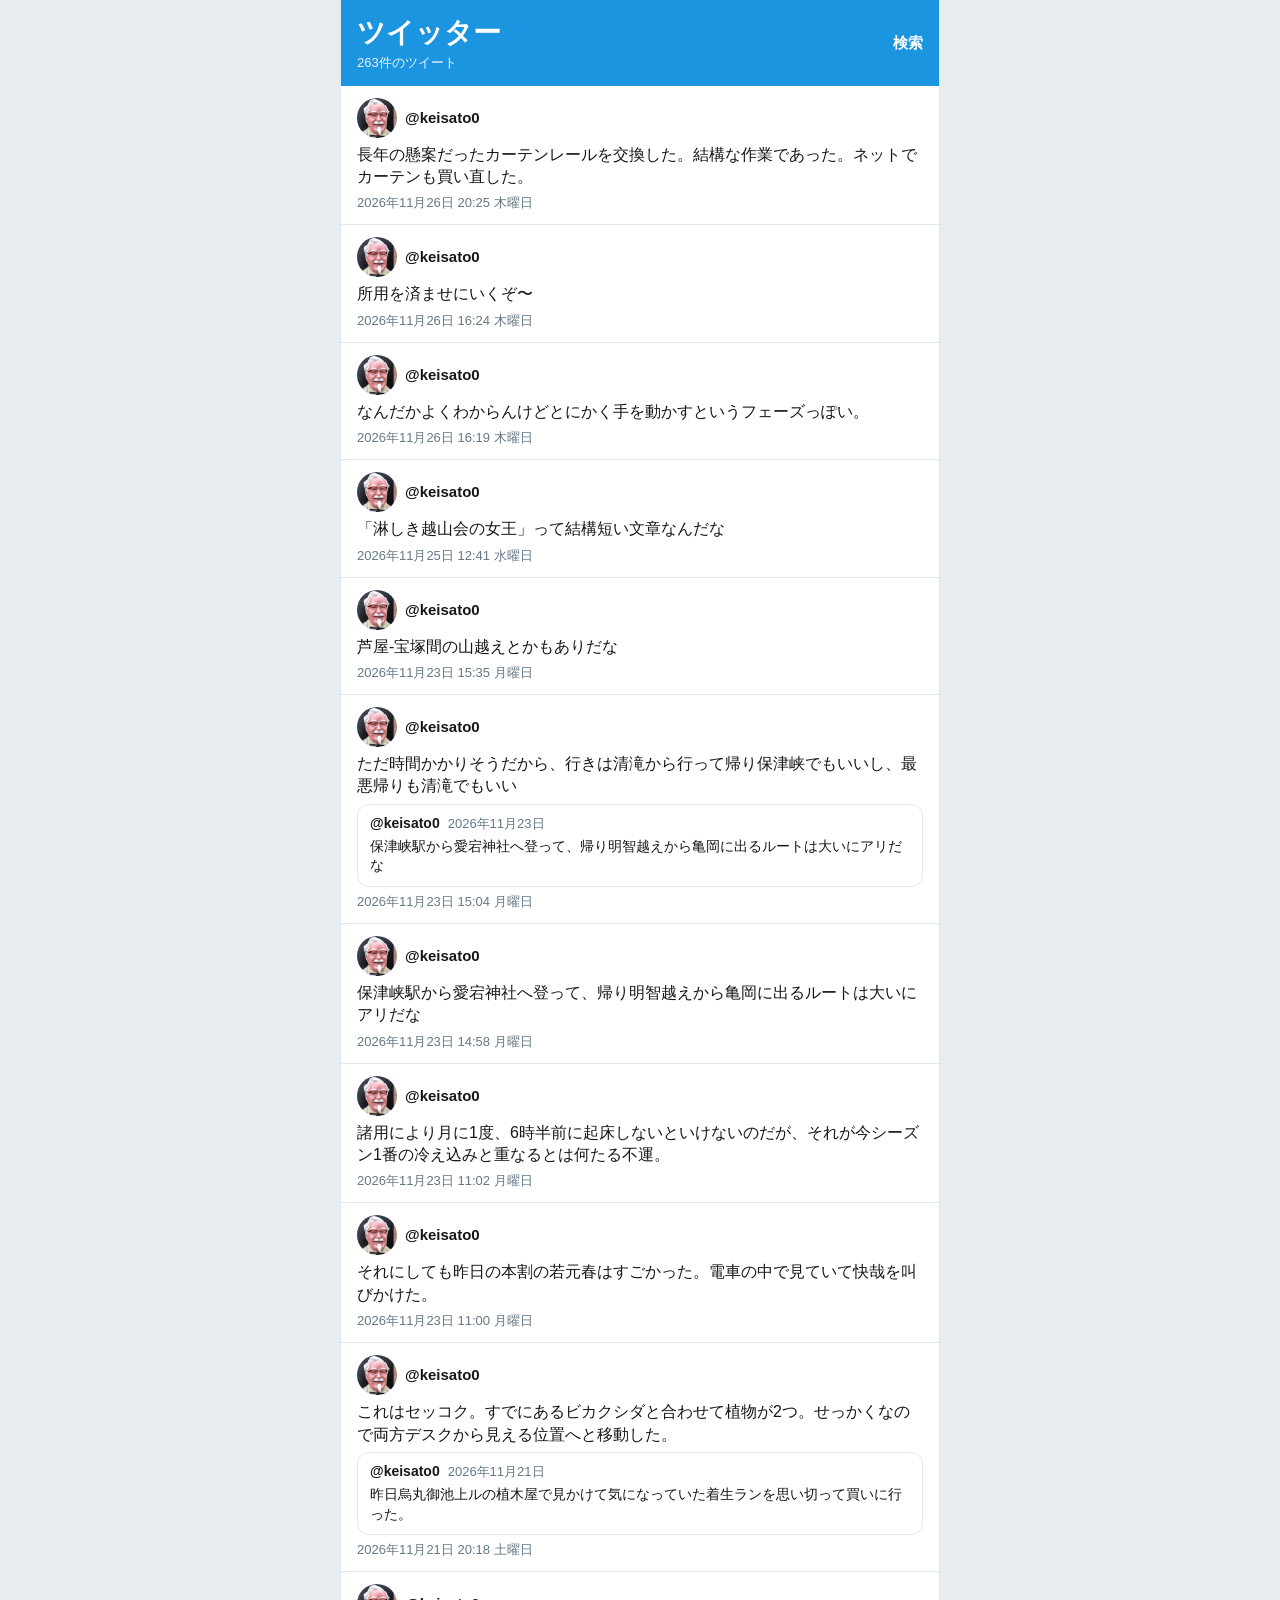
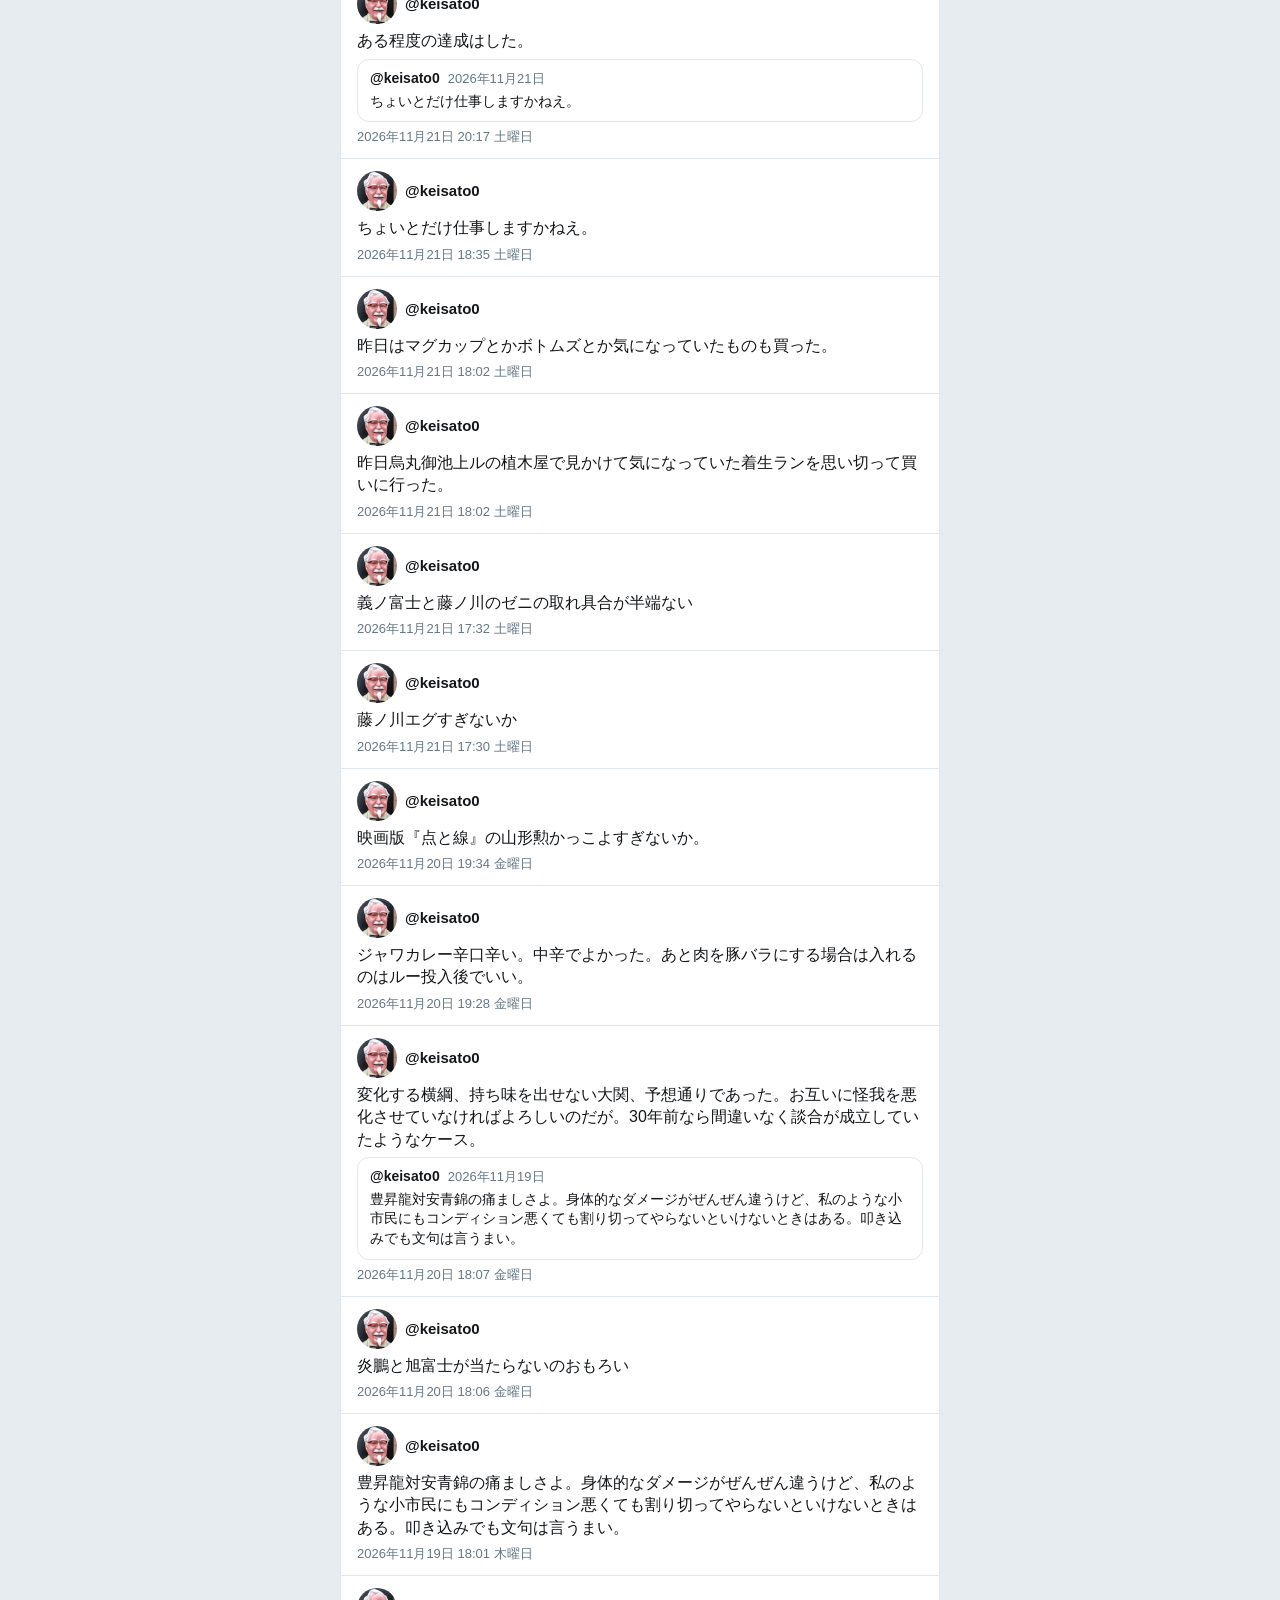
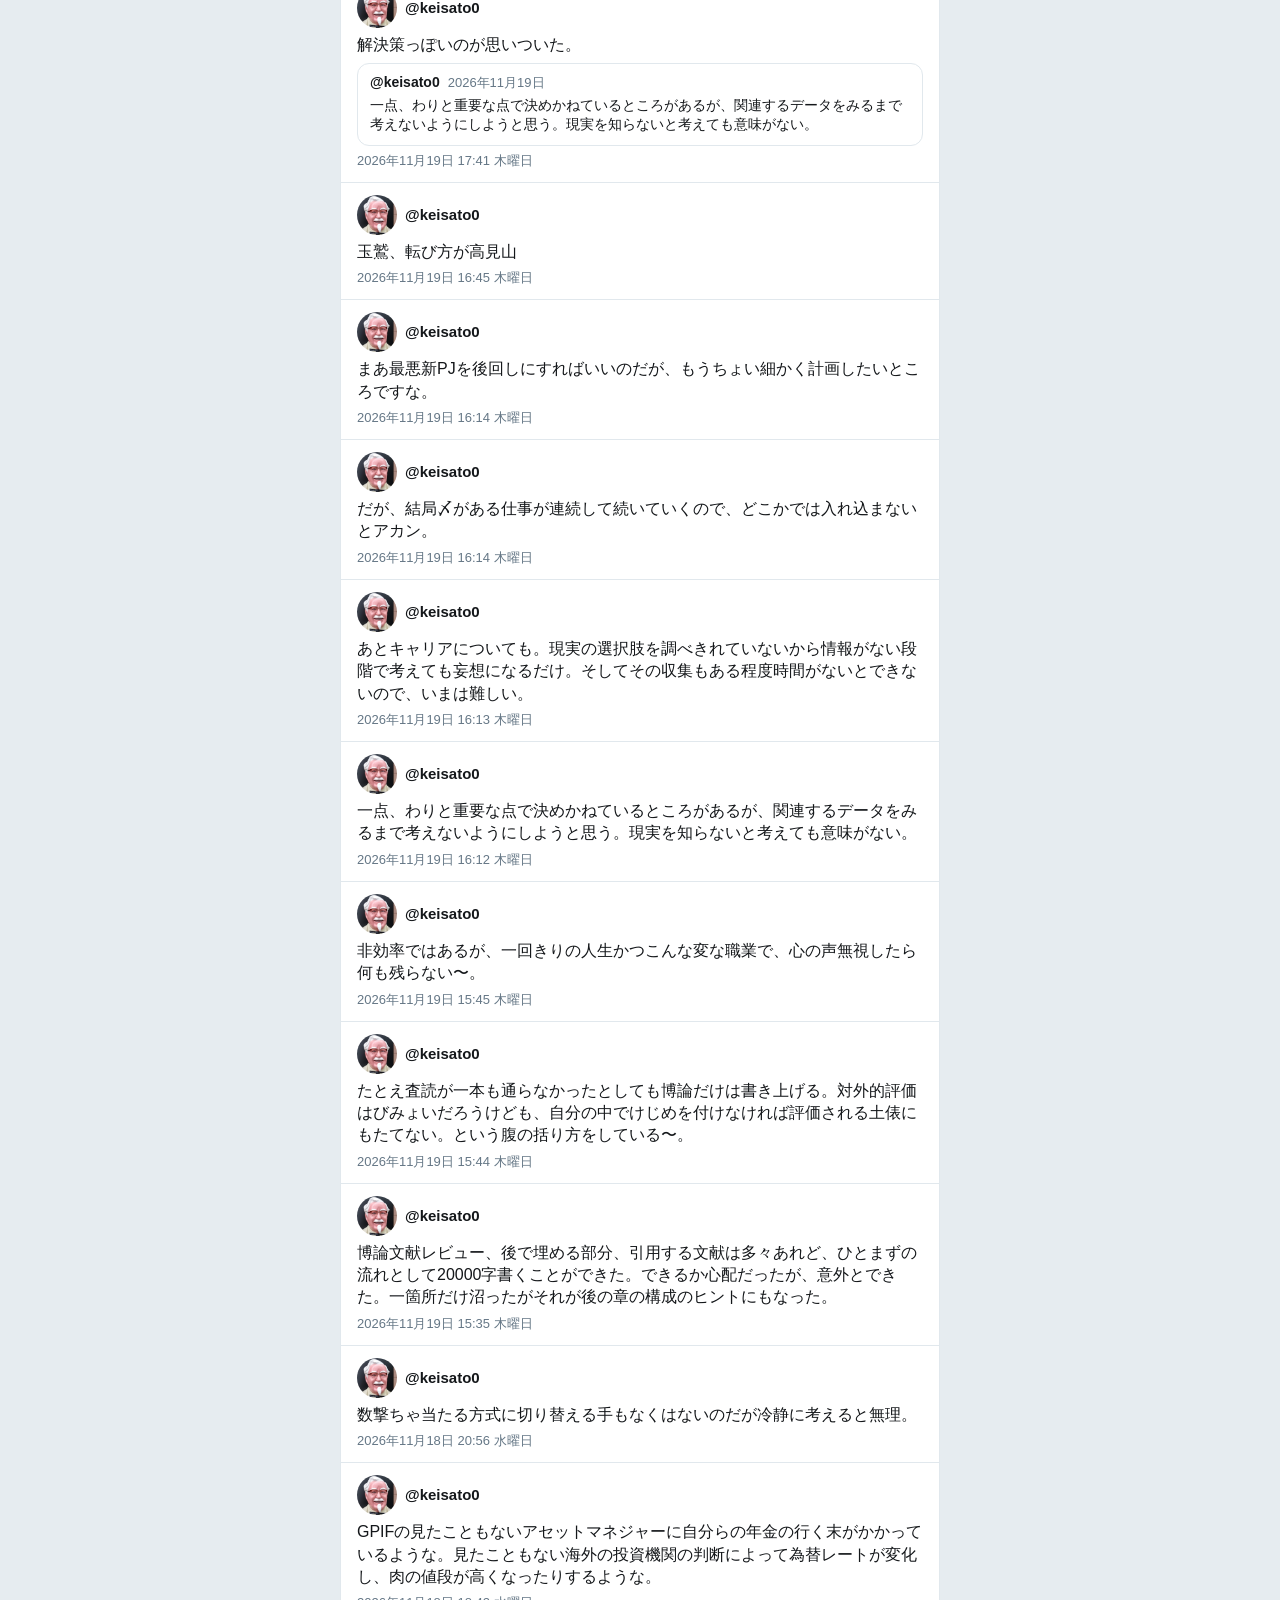
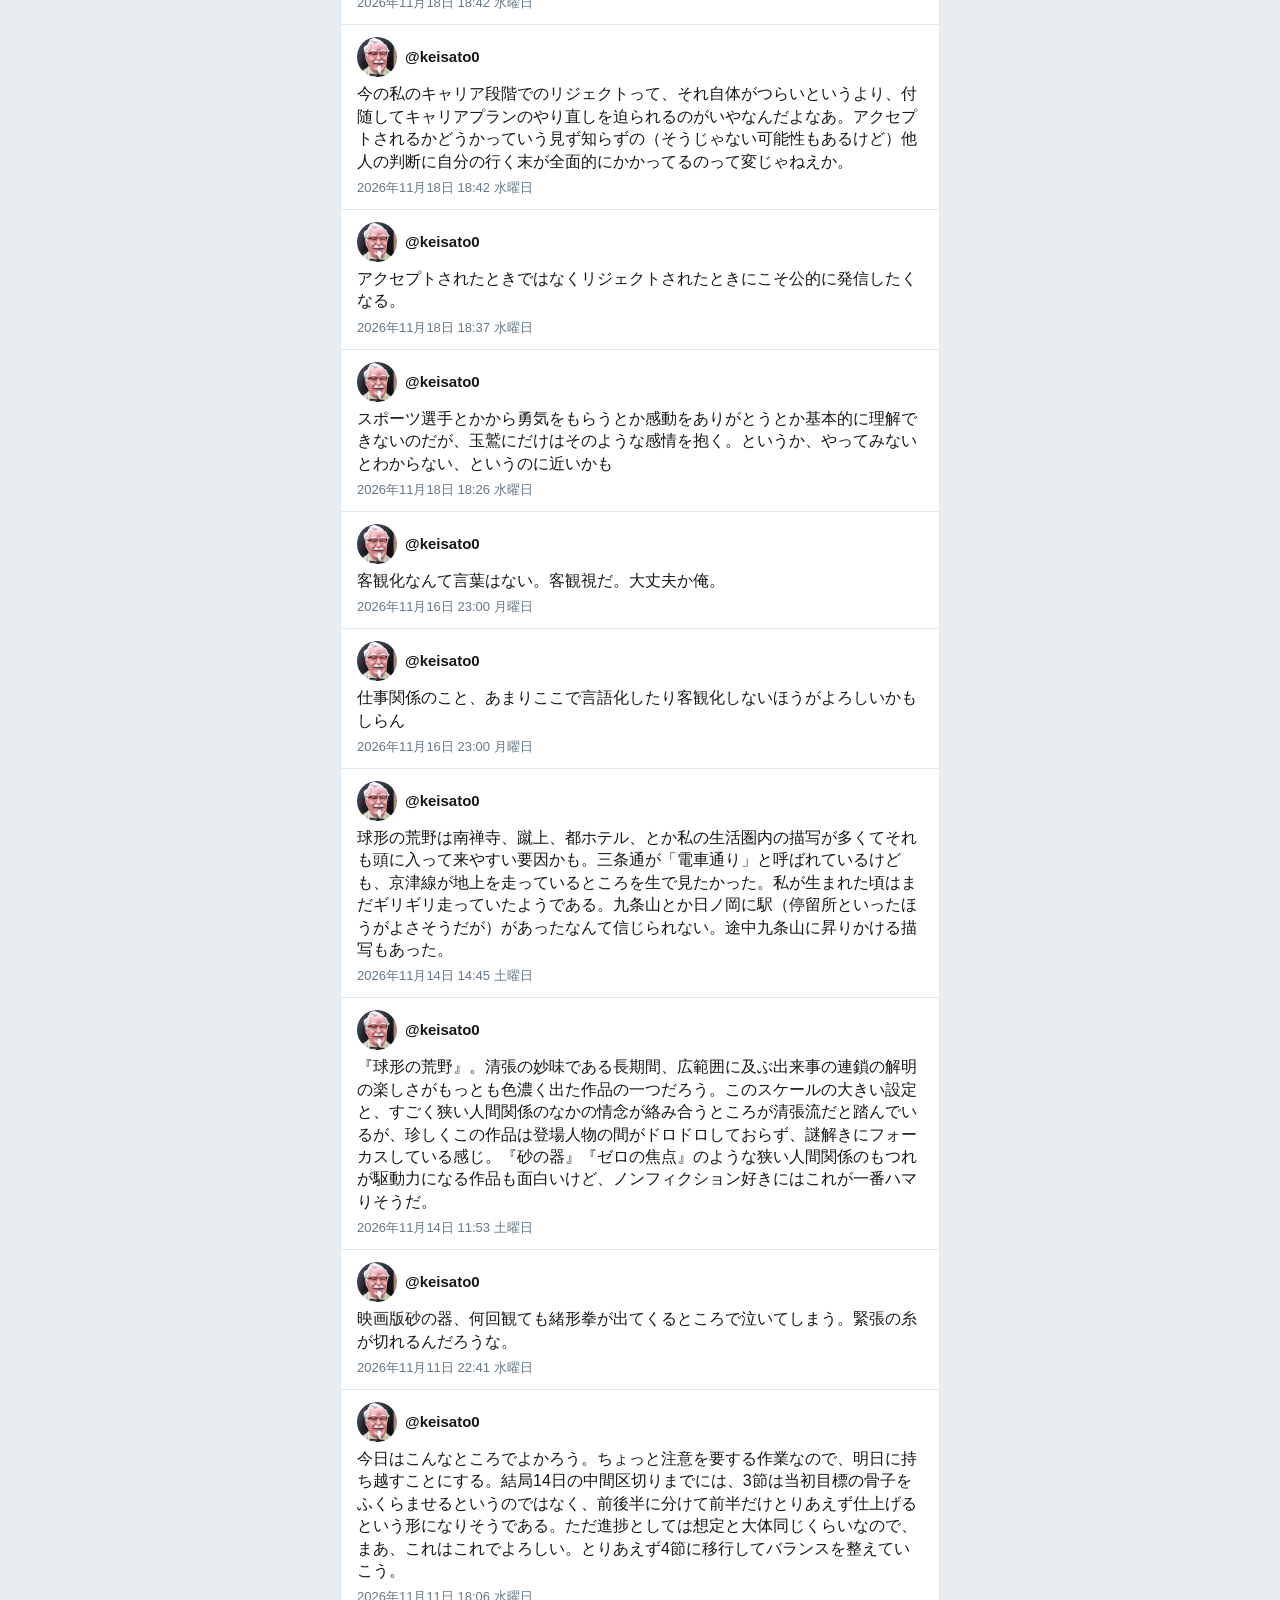
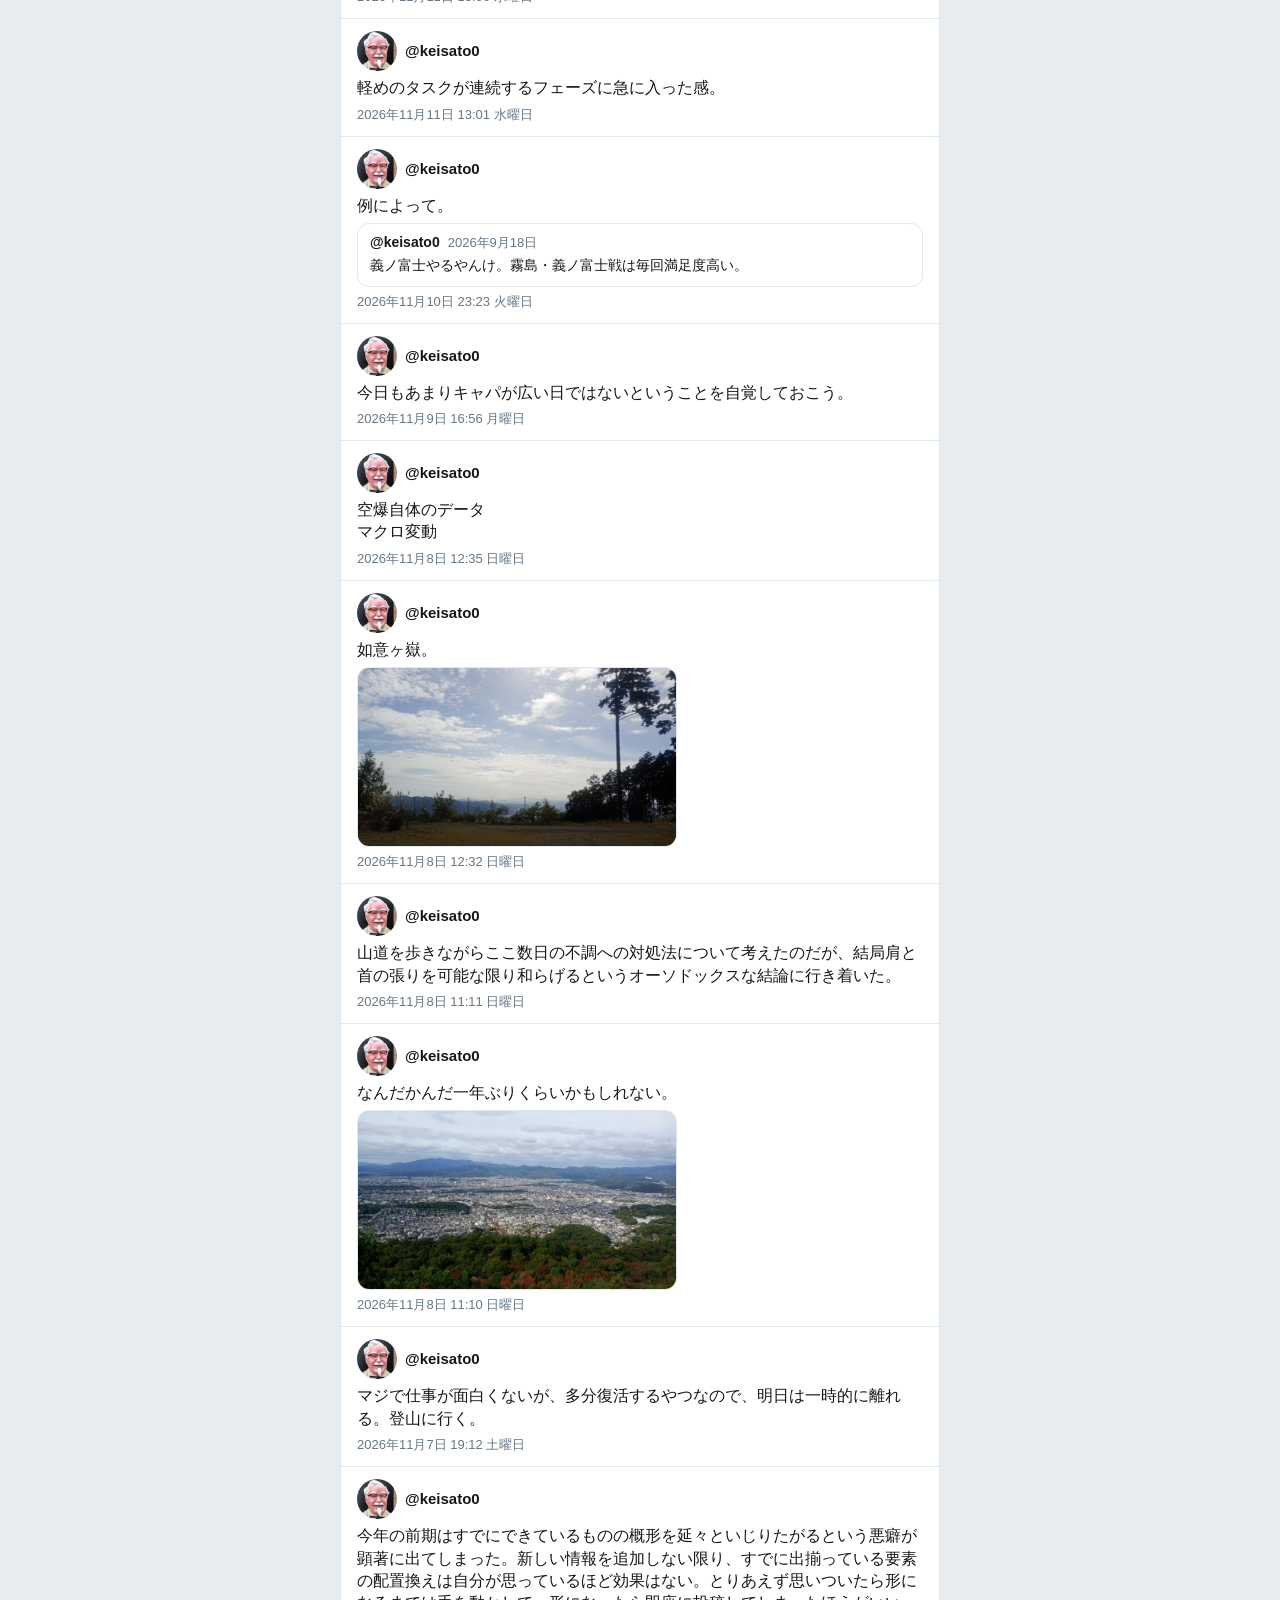
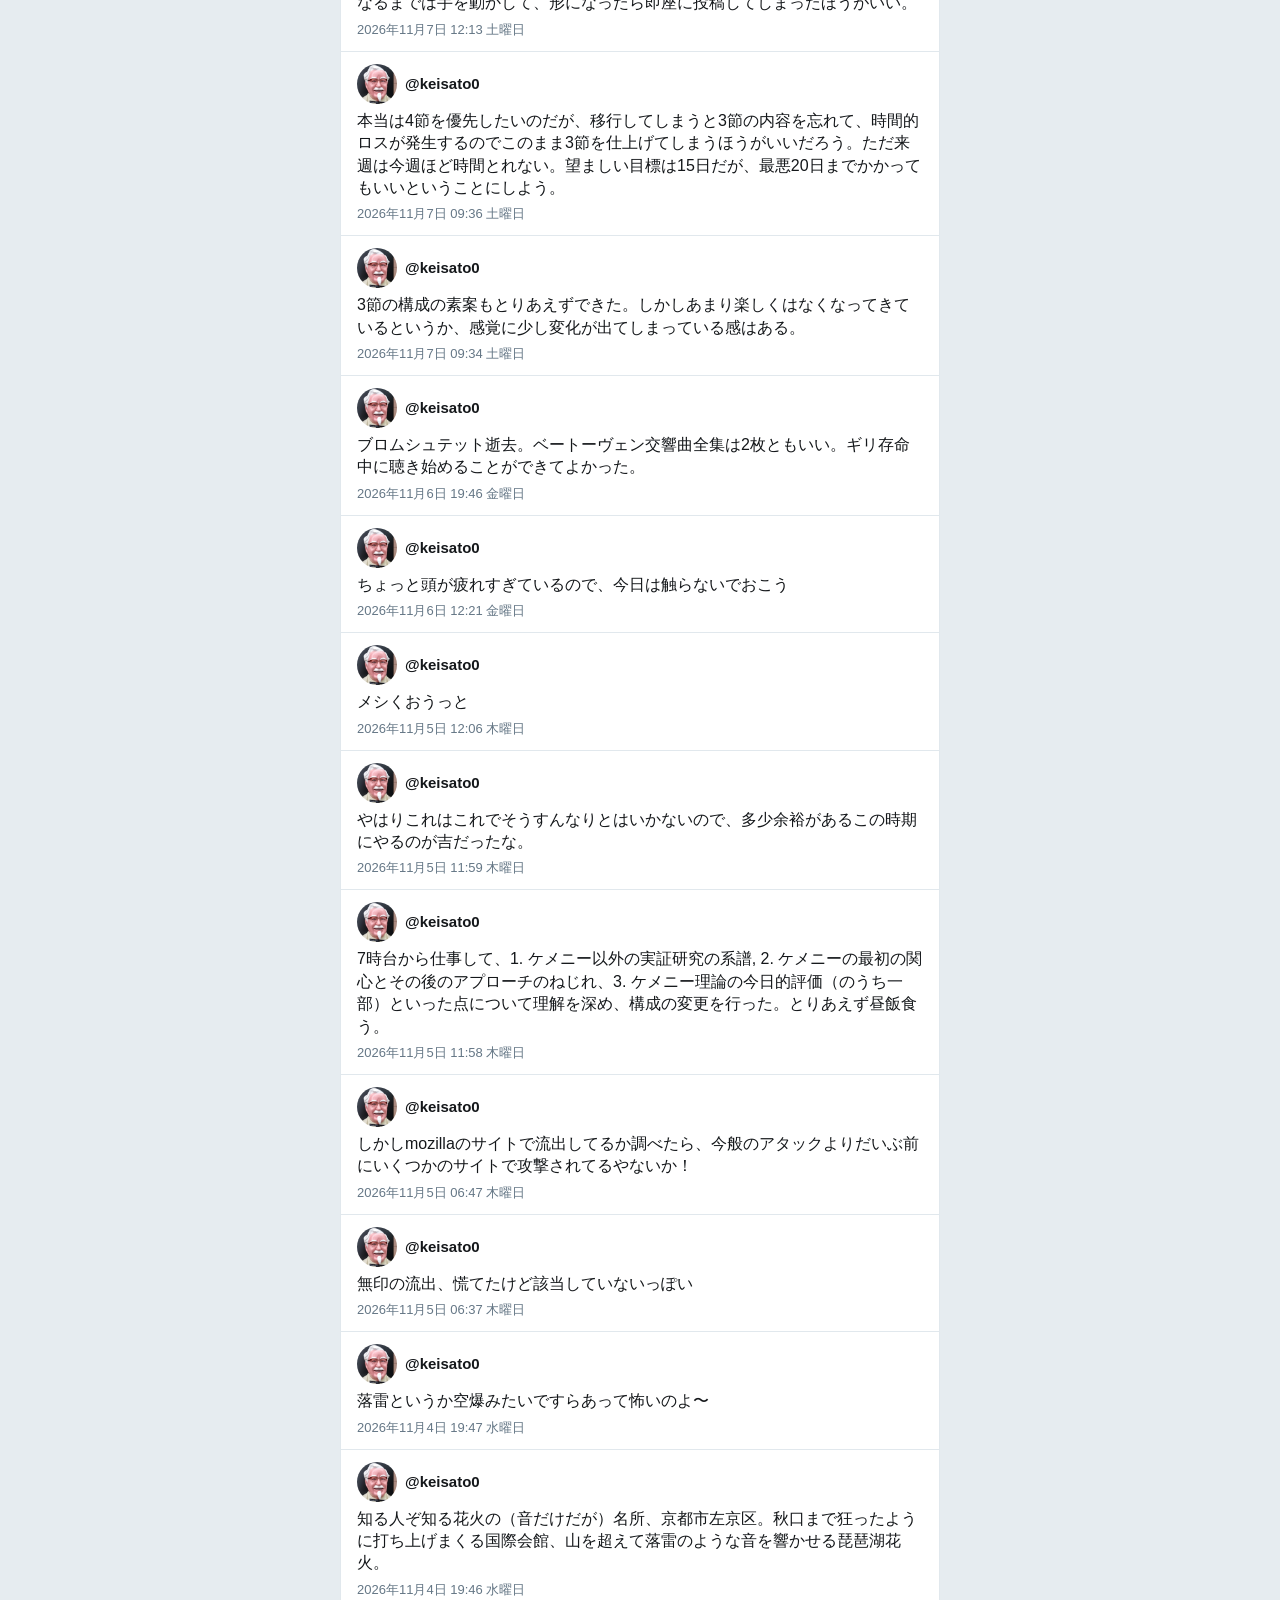
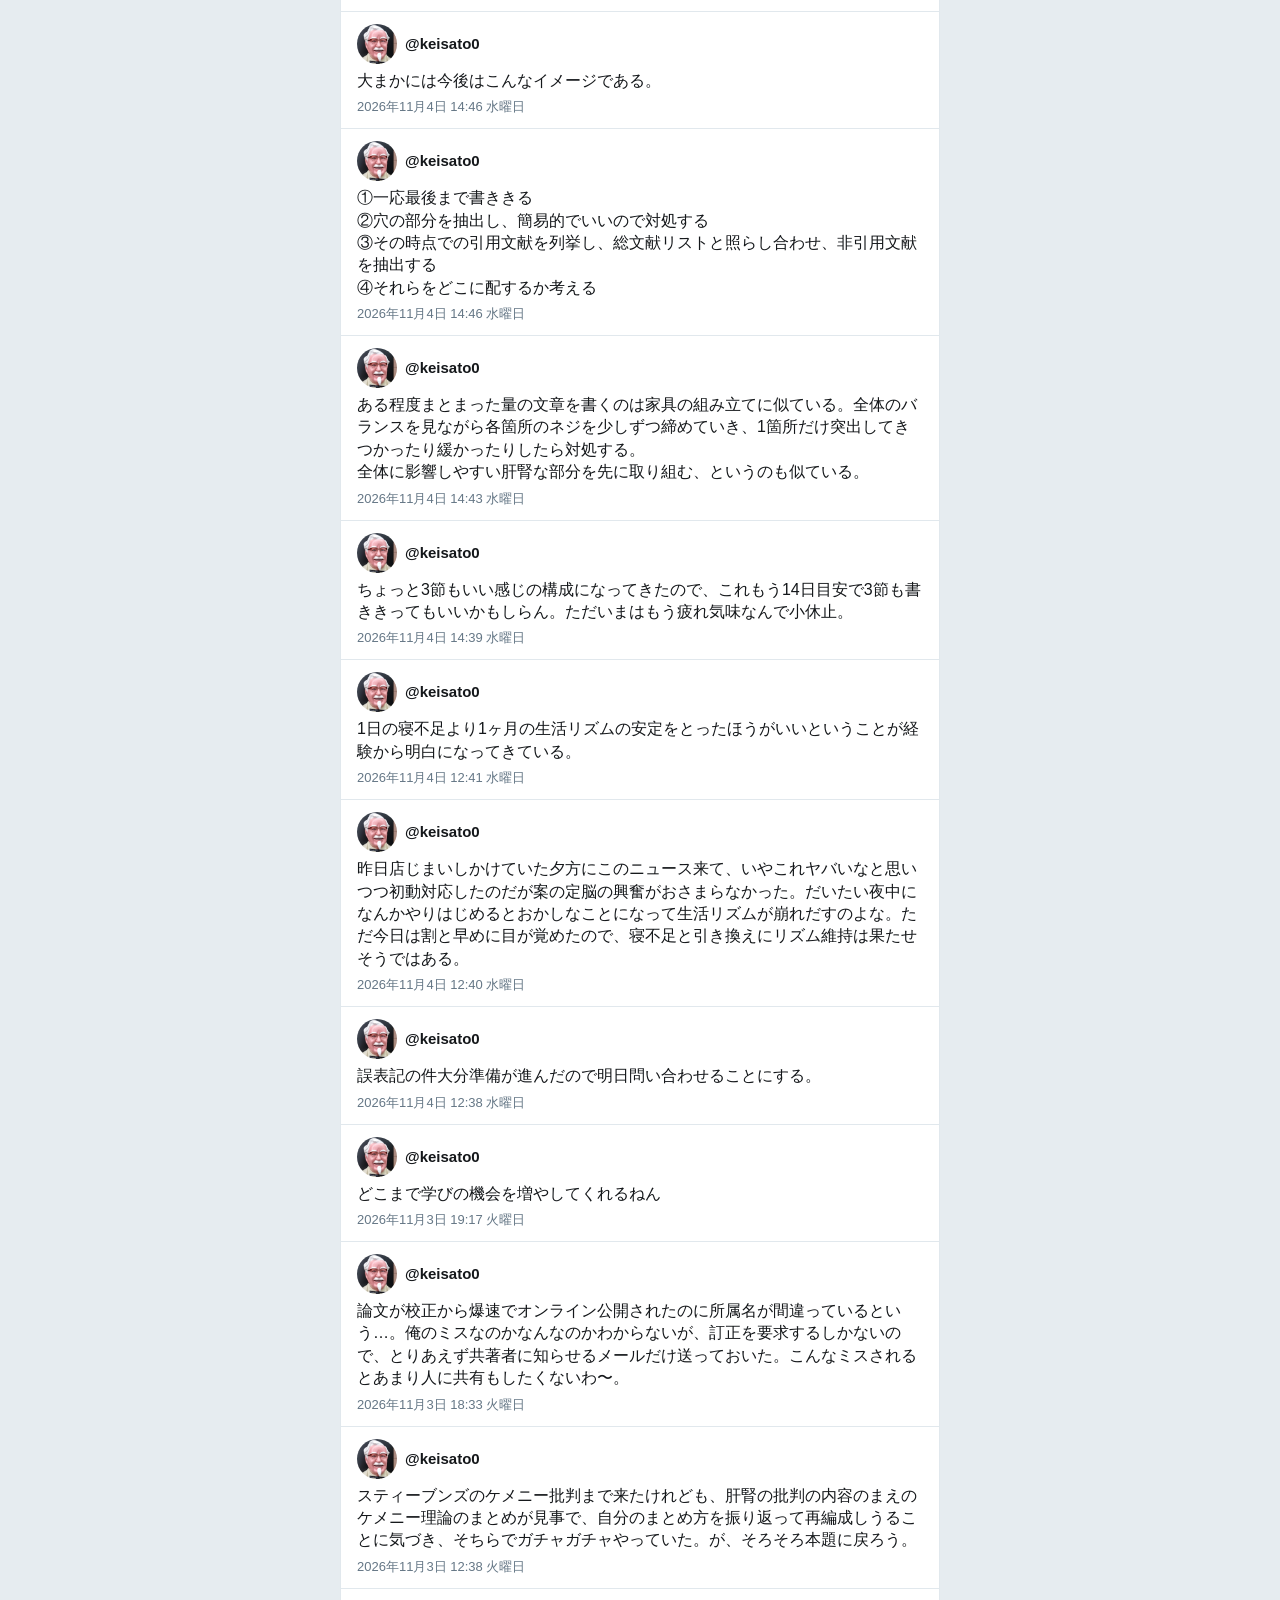
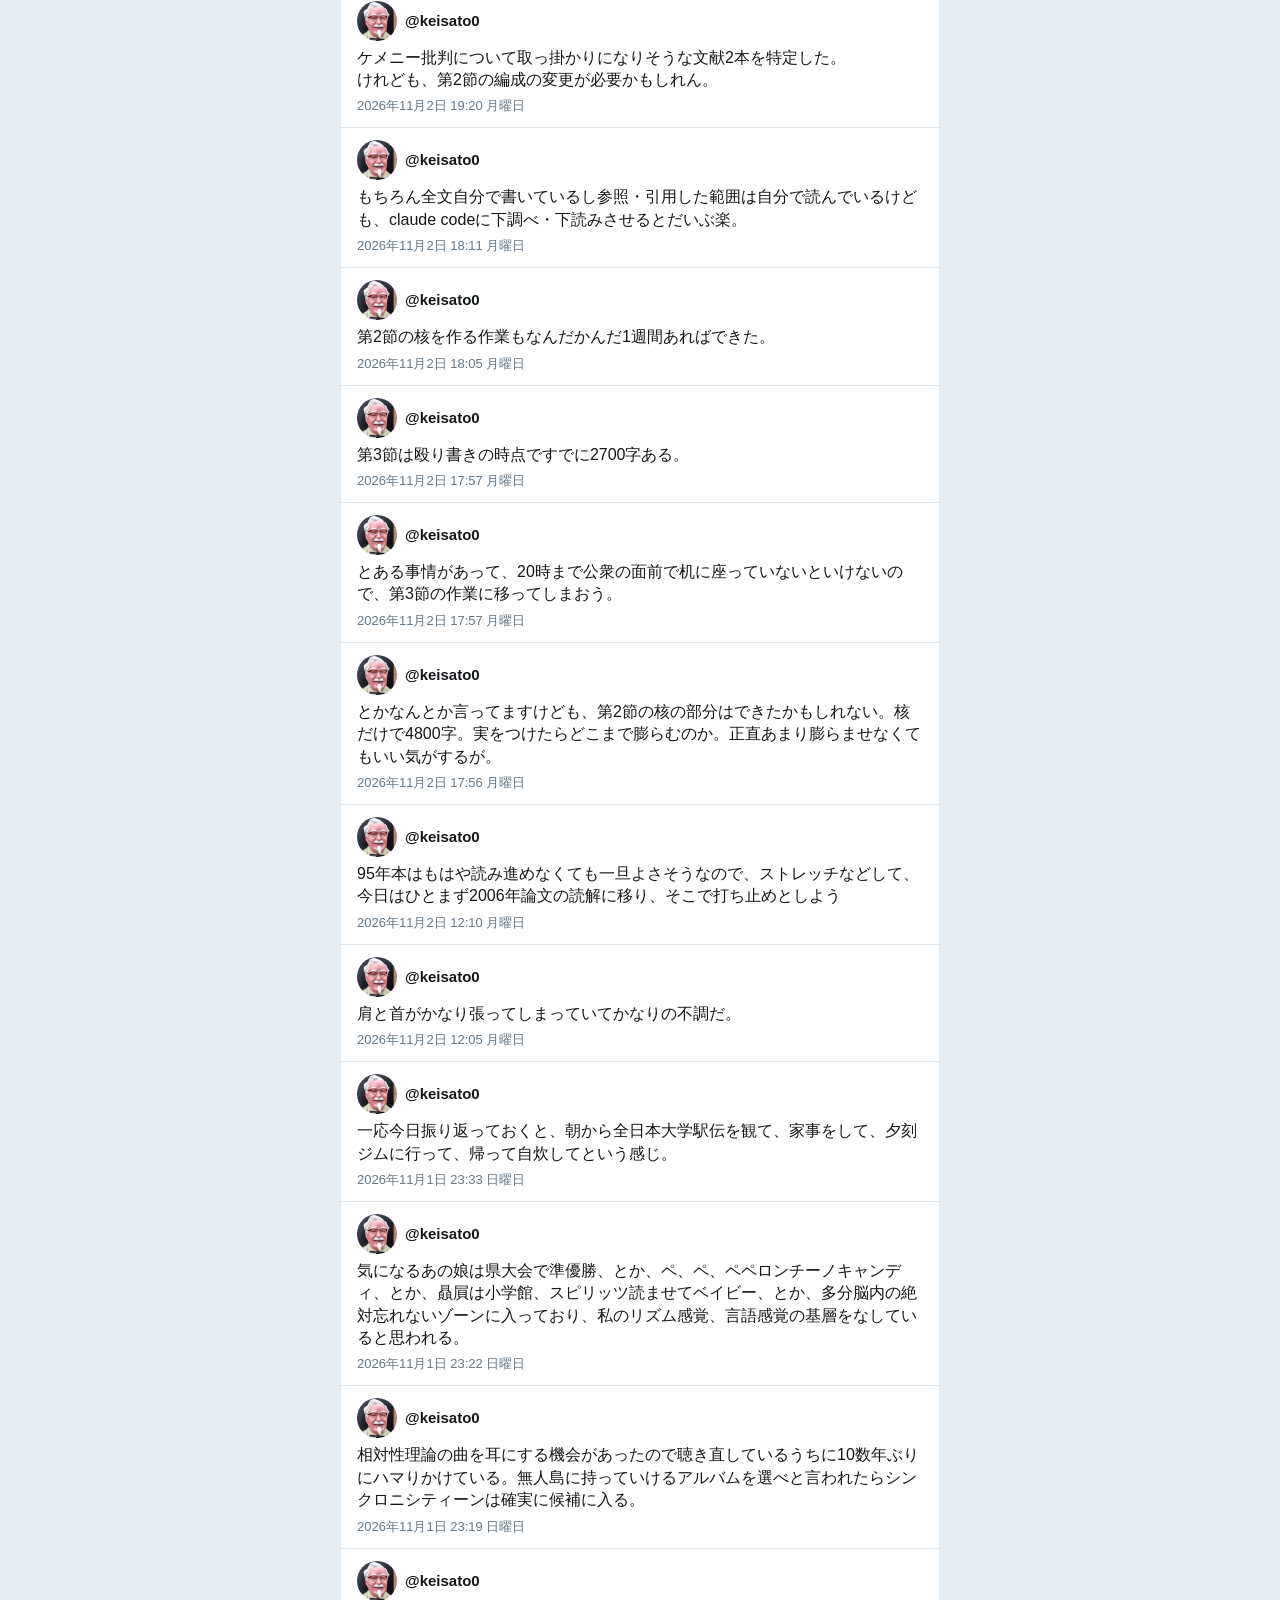
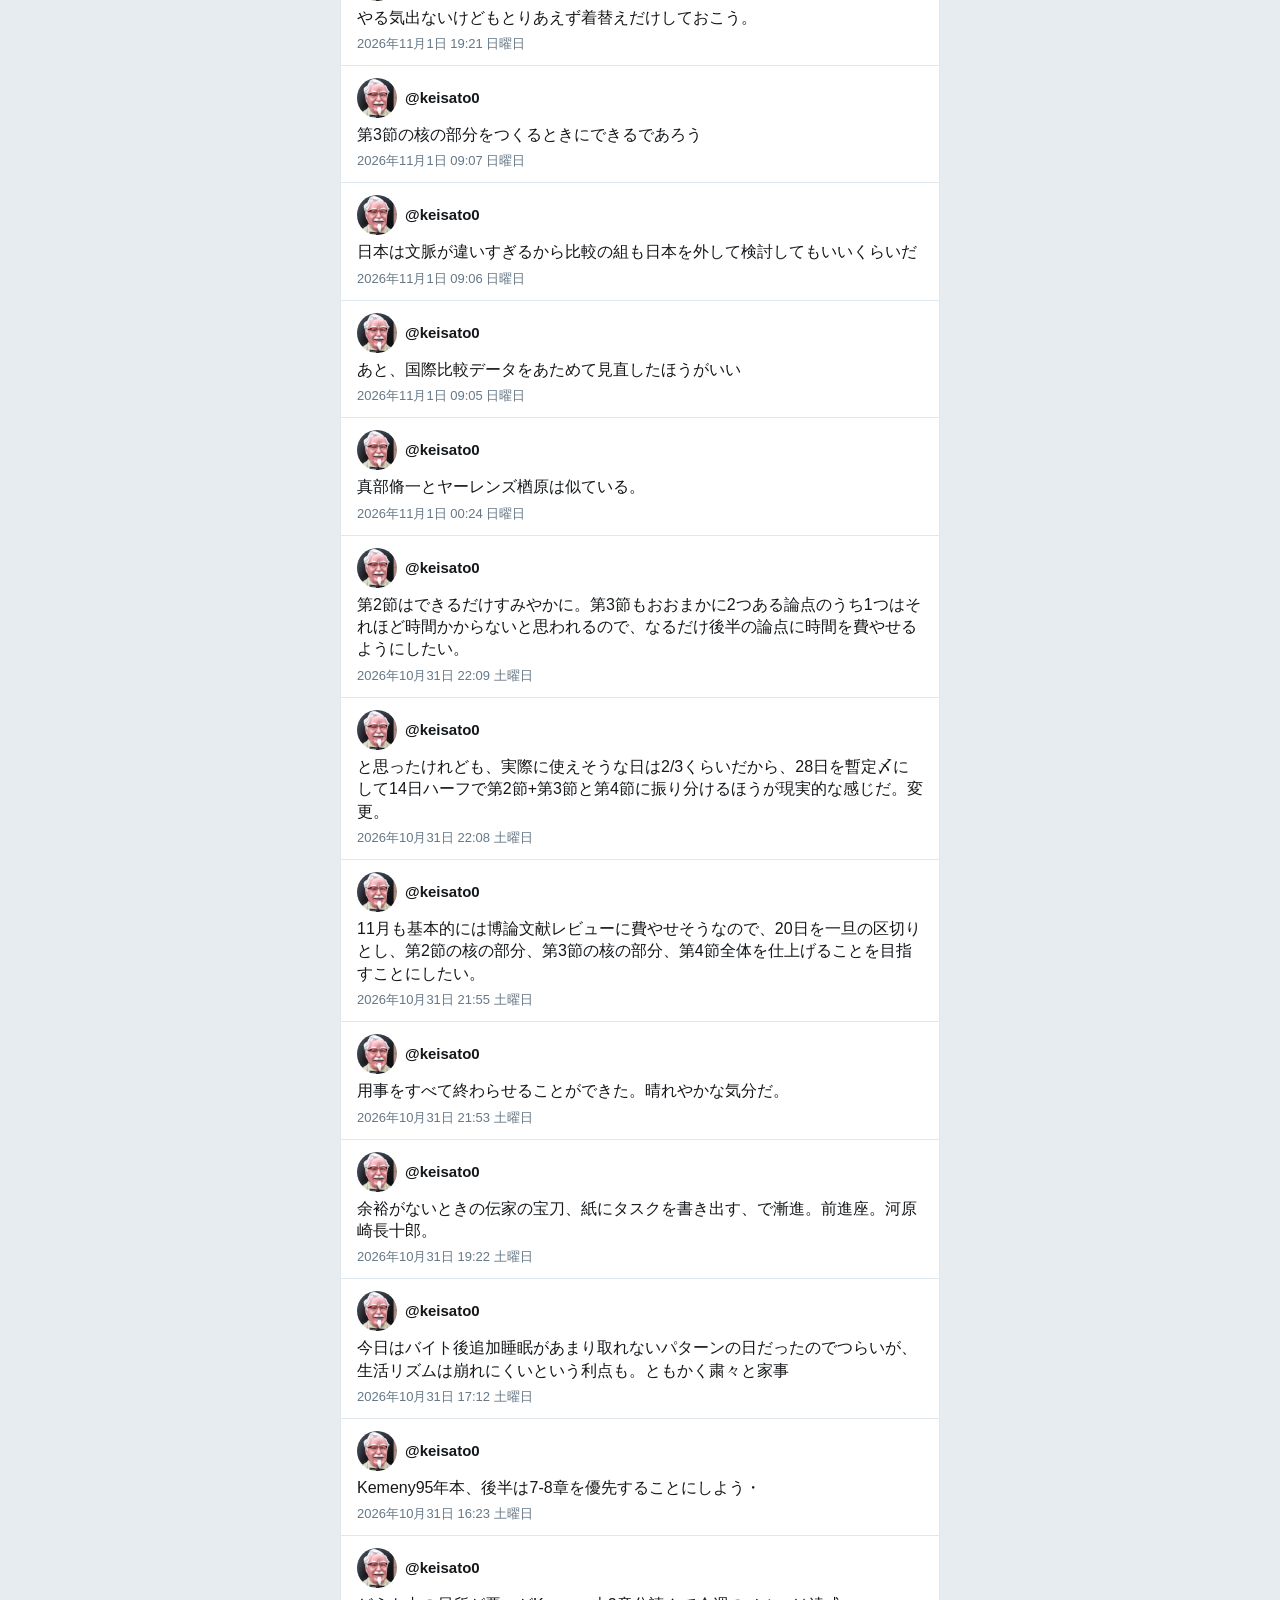
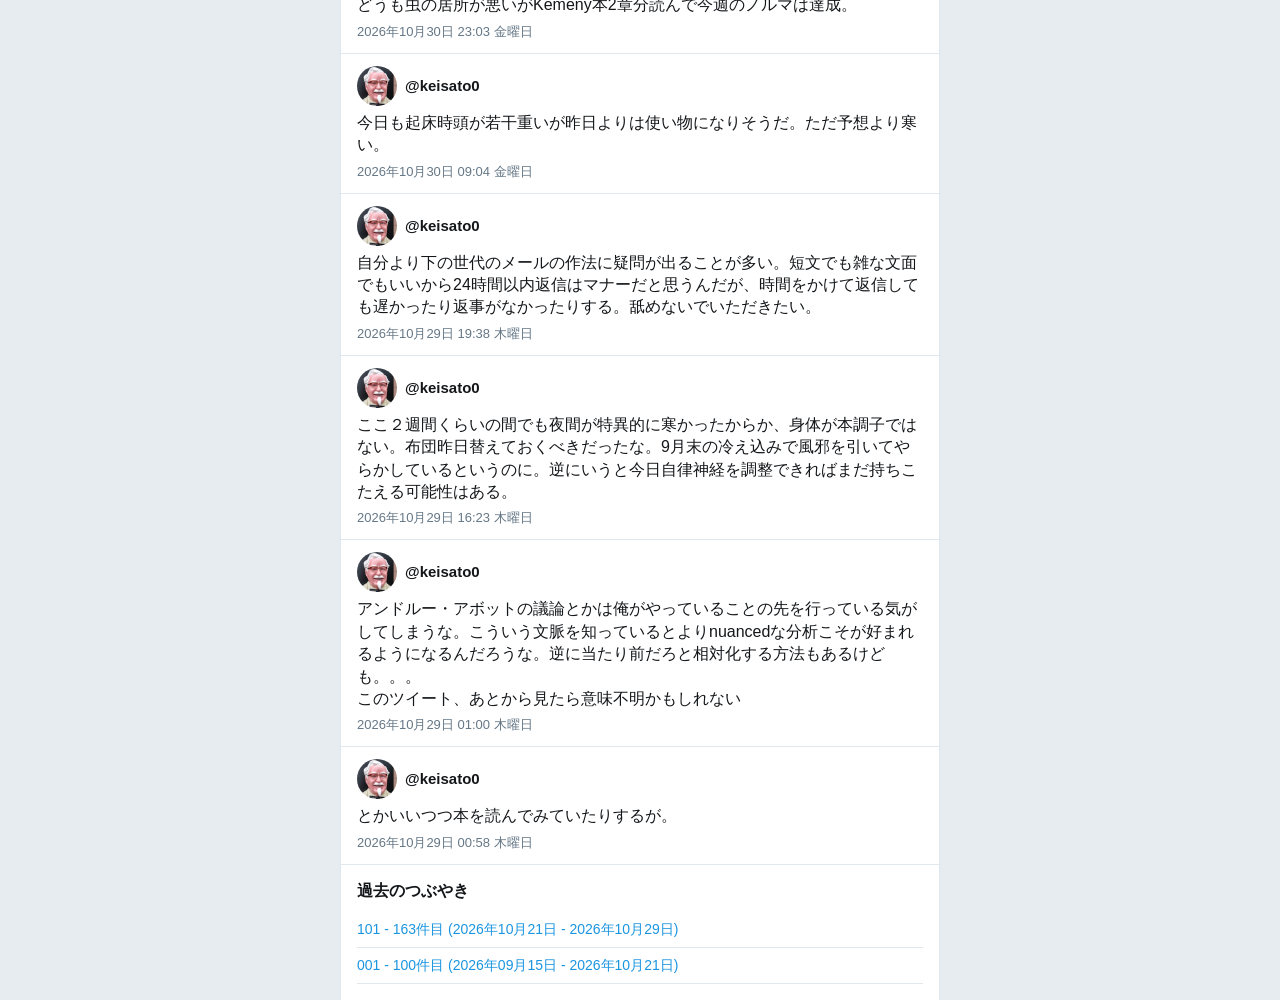
<file: index.html>
<!DOCTYPE html>
<html lang="ja">
<head>
<meta charset="UTF-8">
<meta name="viewport" content="width=device-width, initial-scale=1">
<title>ツイッター</title>
<link rel="stylesheet" href="style.css">
<link rel="icon" href="icon.jpg">
</head>
<body>
<div class="container">
  <header class="site-header site-top">
    <div class="site-title">
      <h1><a href="index.html">ツイッター</a></h1>
      <p class="tweet-count">263件のツイート</p>
    </div>
    <a class="header-link" href="search.html">検索</a>
  </header>
  <main class="timeline">
    <article class="tweet" id="t298">
      <div class="tweet-header">
        <img class="avatar" src="icon.jpg" alt="">
        <div class="tweet-names">
          <span class="handle">@keisato0</span>
        </div>
      </div>
      <div class="tweet-body">長年の懸案だったカーテンレールを交換した。結構な作業であった。ネットでカーテンも買い直した。</div>
      <div class="tweet-date">2026年11月26日 20:25 木曜日</div>
    </article>
    <article class="tweet" id="t296">
      <div class="tweet-header">
        <img class="avatar" src="icon.jpg" alt="">
        <div class="tweet-names">
          <span class="handle">@keisato0</span>
        </div>
      </div>
      <div class="tweet-body">所用を済ませにいくぞ〜</div>
      <div class="tweet-date">2026年11月26日 16:24 木曜日</div>
    </article>
    <article class="tweet" id="t295">
      <div class="tweet-header">
        <img class="avatar" src="icon.jpg" alt="">
        <div class="tweet-names">
          <span class="handle">@keisato0</span>
        </div>
      </div>
      <div class="tweet-body">なんだかよくわからんけどとにかく手を動かすというフェーズっぽい。</div>
      <div class="tweet-date">2026年11月26日 16:19 木曜日</div>
    </article>
    <article class="tweet" id="t294">
      <div class="tweet-header">
        <img class="avatar" src="icon.jpg" alt="">
        <div class="tweet-names">
          <span class="handle">@keisato0</span>
        </div>
      </div>
      <div class="tweet-body">「淋しき越山会の女王」って結構短い文章なんだな</div>
      <div class="tweet-date">2026年11月25日 12:41 水曜日</div>
    </article>
    <article class="tweet" id="t293">
      <div class="tweet-header">
        <img class="avatar" src="icon.jpg" alt="">
        <div class="tweet-names">
          <span class="handle">@keisato0</span>
        </div>
      </div>
      <div class="tweet-body">芦屋-宝塚間の山越えとかもありだな</div>
      <div class="tweet-date">2026年11月23日 15:35 月曜日</div>
    </article>
    <article class="tweet" id="t292">
      <div class="tweet-header">
        <img class="avatar" src="icon.jpg" alt="">
        <div class="tweet-names">
          <span class="handle">@keisato0</span>
        </div>
      </div>
      <div class="tweet-body">ただ時間かかりそうだから、行きは清滝から行って帰り保津峡でもいいし、最悪帰りも清滝でもいい</div>
      <a class="quoted-tweet" href="index.html#t291"><div class="quoted-header"><span class="quoted-handle">@keisato0</span><span class="quoted-date">2026年11月23日</span></div><div class="quoted-body">保津峡駅から愛宕神社へ登って、帰り明智越えから亀岡に出るルートは大いにアリだな</div></a>
      <div class="tweet-date">2026年11月23日 15:04 月曜日</div>
    </article>
    <article class="tweet" id="t291">
      <div class="tweet-header">
        <img class="avatar" src="icon.jpg" alt="">
        <div class="tweet-names">
          <span class="handle">@keisato0</span>
        </div>
      </div>
      <div class="tweet-body">保津峡駅から愛宕神社へ登って、帰り明智越えから亀岡に出るルートは大いにアリだな</div>
      <div class="tweet-date">2026年11月23日 14:58 月曜日</div>
    </article>
    <article class="tweet" id="t290">
      <div class="tweet-header">
        <img class="avatar" src="icon.jpg" alt="">
        <div class="tweet-names">
          <span class="handle">@keisato0</span>
        </div>
      </div>
      <div class="tweet-body">諸用により月に1度、6時半前に起床しないといけないのだが、それが今シーズン1番の冷え込みと重なるとは何たる不運。</div>
      <div class="tweet-date">2026年11月23日 11:02 月曜日</div>
    </article>
    <article class="tweet" id="t289">
      <div class="tweet-header">
        <img class="avatar" src="icon.jpg" alt="">
        <div class="tweet-names">
          <span class="handle">@keisato0</span>
        </div>
      </div>
      <div class="tweet-body">それにしても昨日の本割の若元春はすごかった。電車の中で見ていて快哉を叫びかけた。</div>
      <div class="tweet-date">2026年11月23日 11:00 月曜日</div>
    </article>
    <article class="tweet" id="t288">
      <div class="tweet-header">
        <img class="avatar" src="icon.jpg" alt="">
        <div class="tweet-names">
          <span class="handle">@keisato0</span>
        </div>
      </div>
      <div class="tweet-body">これはセッコク。すでにあるビカクシダと合わせて植物が2つ。せっかくなので両方デスクから見える位置へと移動した。</div>
      <a class="quoted-tweet" href="index.html#t284"><div class="quoted-header"><span class="quoted-handle">@keisato0</span><span class="quoted-date">2026年11月21日</span></div><div class="quoted-body">昨日烏丸御池上ルの植木屋で見かけて気になっていた着生ランを思い切って買いに行った。</div></a>
      <div class="tweet-date">2026年11月21日 20:18 土曜日</div>
    </article>
    <article class="tweet" id="t287">
      <div class="tweet-header">
        <img class="avatar" src="icon.jpg" alt="">
        <div class="tweet-names">
          <span class="handle">@keisato0</span>
        </div>
      </div>
      <div class="tweet-body">ある程度の達成はした。</div>
      <a class="quoted-tweet" href="index.html#t286"><div class="quoted-header"><span class="quoted-handle">@keisato0</span><span class="quoted-date">2026年11月21日</span></div><div class="quoted-body">ちょいとだけ仕事しますかねえ。</div></a>
      <div class="tweet-date">2026年11月21日 20:17 土曜日</div>
    </article>
    <article class="tweet" id="t286">
      <div class="tweet-header">
        <img class="avatar" src="icon.jpg" alt="">
        <div class="tweet-names">
          <span class="handle">@keisato0</span>
        </div>
      </div>
      <div class="tweet-body">ちょいとだけ仕事しますかねえ。</div>
      <div class="tweet-date">2026年11月21日 18:35 土曜日</div>
    </article>
    <article class="tweet" id="t285">
      <div class="tweet-header">
        <img class="avatar" src="icon.jpg" alt="">
        <div class="tweet-names">
          <span class="handle">@keisato0</span>
        </div>
      </div>
      <div class="tweet-body">昨日はマグカップとかボトムズとか気になっていたものも買った。</div>
      <div class="tweet-date">2026年11月21日 18:02 土曜日</div>
    </article>
    <article class="tweet" id="t284">
      <div class="tweet-header">
        <img class="avatar" src="icon.jpg" alt="">
        <div class="tweet-names">
          <span class="handle">@keisato0</span>
        </div>
      </div>
      <div class="tweet-body">昨日烏丸御池上ルの植木屋で見かけて気になっていた着生ランを思い切って買いに行った。</div>
      <div class="tweet-date">2026年11月21日 18:02 土曜日</div>
    </article>
    <article class="tweet" id="t283">
      <div class="tweet-header">
        <img class="avatar" src="icon.jpg" alt="">
        <div class="tweet-names">
          <span class="handle">@keisato0</span>
        </div>
      </div>
      <div class="tweet-body">義ノ富士と藤ノ川のゼニの取れ具合が半端ない</div>
      <div class="tweet-date">2026年11月21日 17:32 土曜日</div>
    </article>
    <article class="tweet" id="t282">
      <div class="tweet-header">
        <img class="avatar" src="icon.jpg" alt="">
        <div class="tweet-names">
          <span class="handle">@keisato0</span>
        </div>
      </div>
      <div class="tweet-body">藤ノ川エグすぎないか</div>
      <div class="tweet-date">2026年11月21日 17:30 土曜日</div>
    </article>
    <article class="tweet" id="t279">
      <div class="tweet-header">
        <img class="avatar" src="icon.jpg" alt="">
        <div class="tweet-names">
          <span class="handle">@keisato0</span>
        </div>
      </div>
      <div class="tweet-body">映画版『点と線』の山形勲かっこよすぎないか。</div>
      <div class="tweet-date">2026年11月20日 19:34 金曜日</div>
    </article>
    <article class="tweet" id="t278">
      <div class="tweet-header">
        <img class="avatar" src="icon.jpg" alt="">
        <div class="tweet-names">
          <span class="handle">@keisato0</span>
        </div>
      </div>
      <div class="tweet-body">ジャワカレー辛口辛い。中辛でよかった。あと肉を豚バラにする場合は入れるのはルー投入後でいい。</div>
      <div class="tweet-date">2026年11月20日 19:28 金曜日</div>
    </article>
    <article class="tweet" id="t277">
      <div class="tweet-header">
        <img class="avatar" src="icon.jpg" alt="">
        <div class="tweet-names">
          <span class="handle">@keisato0</span>
        </div>
      </div>
      <div class="tweet-body">変化する横綱、持ち味を出せない大関、予想通りであった。お互いに怪我を悪化させていなければよろしいのだが。30年前なら間違いなく談合が成立していたようなケース。</div>
      <a class="quoted-tweet" href="index.html#t275"><div class="quoted-header"><span class="quoted-handle">@keisato0</span><span class="quoted-date">2026年11月19日</span></div><div class="quoted-body">豊昇龍対安青錦の痛ましさよ。身体的なダメージがぜんぜん違うけど、私のような小市民にもコンディション悪くても割り切ってやらないといけないときはある。叩き込みでも文句は言うまい。</div></a>
      <div class="tweet-date">2026年11月20日 18:07 金曜日</div>
    </article>
    <article class="tweet" id="t276">
      <div class="tweet-header">
        <img class="avatar" src="icon.jpg" alt="">
        <div class="tweet-names">
          <span class="handle">@keisato0</span>
        </div>
      </div>
      <div class="tweet-body">炎鵬と旭富士が当たらないのおもろい</div>
      <div class="tweet-date">2026年11月20日 18:06 金曜日</div>
    </article>
    <article class="tweet" id="t275">
      <div class="tweet-header">
        <img class="avatar" src="icon.jpg" alt="">
        <div class="tweet-names">
          <span class="handle">@keisato0</span>
        </div>
      </div>
      <div class="tweet-body">豊昇龍対安青錦の痛ましさよ。身体的なダメージがぜんぜん違うけど、私のような小市民にもコンディション悪くても割り切ってやらないといけないときはある。叩き込みでも文句は言うまい。</div>
      <div class="tweet-date">2026年11月19日 18:01 木曜日</div>
    </article>
    <article class="tweet" id="t274">
      <div class="tweet-header">
        <img class="avatar" src="icon.jpg" alt="">
        <div class="tweet-names">
          <span class="handle">@keisato0</span>
        </div>
      </div>
      <div class="tweet-body">解決策っぽいのが思いついた。</div>
      <a class="quoted-tweet" href="index.html#t268"><div class="quoted-header"><span class="quoted-handle">@keisato0</span><span class="quoted-date">2026年11月19日</span></div><div class="quoted-body">一点、わりと重要な点で決めかねているところがあるが、関連するデータをみるまで考えないようにしようと思う。現実を知らないと考えても意味がない。</div></a>
      <div class="tweet-date">2026年11月19日 17:41 木曜日</div>
    </article>
    <article class="tweet" id="t272">
      <div class="tweet-header">
        <img class="avatar" src="icon.jpg" alt="">
        <div class="tweet-names">
          <span class="handle">@keisato0</span>
        </div>
      </div>
      <div class="tweet-body">玉鷲、転び方が高見山</div>
      <div class="tweet-date">2026年11月19日 16:45 木曜日</div>
    </article>
    <article class="tweet" id="t271">
      <div class="tweet-header">
        <img class="avatar" src="icon.jpg" alt="">
        <div class="tweet-names">
          <span class="handle">@keisato0</span>
        </div>
      </div>
      <div class="tweet-body">まあ最悪新PJを後回しにすればいいのだが、もうちょい細かく計画したいところですな。</div>
      <div class="tweet-date">2026年11月19日 16:14 木曜日</div>
    </article>
    <article class="tweet" id="t270">
      <div class="tweet-header">
        <img class="avatar" src="icon.jpg" alt="">
        <div class="tweet-names">
          <span class="handle">@keisato0</span>
        </div>
      </div>
      <div class="tweet-body">だが、結局〆がある仕事が連続して続いていくので、どこかでは入れ込まないとアカン。</div>
      <div class="tweet-date">2026年11月19日 16:14 木曜日</div>
    </article>
    <article class="tweet" id="t269">
      <div class="tweet-header">
        <img class="avatar" src="icon.jpg" alt="">
        <div class="tweet-names">
          <span class="handle">@keisato0</span>
        </div>
      </div>
      <div class="tweet-body">あとキャリアについても。現実の選択肢を調べきれていないから情報がない段階で考えても妄想になるだけ。そしてその収集もある程度時間がないとできないので、いまは難しい。</div>
      <div class="tweet-date">2026年11月19日 16:13 木曜日</div>
    </article>
    <article class="tweet" id="t268">
      <div class="tweet-header">
        <img class="avatar" src="icon.jpg" alt="">
        <div class="tweet-names">
          <span class="handle">@keisato0</span>
        </div>
      </div>
      <div class="tweet-body">一点、わりと重要な点で決めかねているところがあるが、関連するデータをみるまで考えないようにしようと思う。現実を知らないと考えても意味がない。</div>
      <div class="tweet-date">2026年11月19日 16:12 木曜日</div>
    </article>
    <article class="tweet" id="t267">
      <div class="tweet-header">
        <img class="avatar" src="icon.jpg" alt="">
        <div class="tweet-names">
          <span class="handle">@keisato0</span>
        </div>
      </div>
      <div class="tweet-body">非効率ではあるが、一回きりの人生かつこんな変な職業で、心の声無視したら何も残らない〜。</div>
      <div class="tweet-date">2026年11月19日 15:45 木曜日</div>
    </article>
    <article class="tweet" id="t266">
      <div class="tweet-header">
        <img class="avatar" src="icon.jpg" alt="">
        <div class="tweet-names">
          <span class="handle">@keisato0</span>
        </div>
      </div>
      <div class="tweet-body">たとえ査読が一本も通らなかったとしても博論だけは書き上げる。対外的評価はびみょいだろうけども、自分の中でけじめを付けなければ評価される土俵にもたてない。という腹の括り方をしている〜。</div>
      <div class="tweet-date">2026年11月19日 15:44 木曜日</div>
    </article>
    <article class="tweet" id="t265">
      <div class="tweet-header">
        <img class="avatar" src="icon.jpg" alt="">
        <div class="tweet-names">
          <span class="handle">@keisato0</span>
        </div>
      </div>
      <div class="tweet-body">博論文献レビュー、後で埋める部分、引用する文献は多々あれど、ひとまずの流れとして20000字書くことができた。できるか心配だったが、意外とできた。一箇所だけ沼ったがそれが後の章の構成のヒントにもなった。</div>
      <div class="tweet-date">2026年11月19日 15:35 木曜日</div>
    </article>
    <article class="tweet" id="t263">
      <div class="tweet-header">
        <img class="avatar" src="icon.jpg" alt="">
        <div class="tweet-names">
          <span class="handle">@keisato0</span>
        </div>
      </div>
      <div class="tweet-body">数撃ちゃ当たる方式に切り替える手もなくはないのだが冷静に考えると無理。</div>
      <div class="tweet-date">2026年11月18日 20:56 水曜日</div>
    </article>
    <article class="tweet" id="t262">
      <div class="tweet-header">
        <img class="avatar" src="icon.jpg" alt="">
        <div class="tweet-names">
          <span class="handle">@keisato0</span>
        </div>
      </div>
      <div class="tweet-body">GPIFの見たこともないアセットマネジャーに自分らの年金の行く末がかかっているような。見たこともない海外の投資機関の判断によって為替レートが変化し、肉の値段が高くなったりするような。</div>
      <div class="tweet-date">2026年11月18日 18:42 水曜日</div>
    </article>
    <article class="tweet" id="t261">
      <div class="tweet-header">
        <img class="avatar" src="icon.jpg" alt="">
        <div class="tweet-names">
          <span class="handle">@keisato0</span>
        </div>
      </div>
      <div class="tweet-body">今の私のキャリア段階でのリジェクトって、それ自体がつらいというより、付随してキャリアプランのやり直しを迫られるのがいやなんだよなあ。アクセプトされるかどうかっていう見ず知らずの（そうじゃない可能性もあるけど）他人の判断に自分の行く末が全面的にかかってるのって変じゃねえか。</div>
      <div class="tweet-date">2026年11月18日 18:42 水曜日</div>
    </article>
    <article class="tweet" id="t260">
      <div class="tweet-header">
        <img class="avatar" src="icon.jpg" alt="">
        <div class="tweet-names">
          <span class="handle">@keisato0</span>
        </div>
      </div>
      <div class="tweet-body">アクセプトされたときではなくリジェクトされたときにこそ公的に発信したくなる。</div>
      <div class="tweet-date">2026年11月18日 18:37 水曜日</div>
    </article>
    <article class="tweet" id="t259">
      <div class="tweet-header">
        <img class="avatar" src="icon.jpg" alt="">
        <div class="tweet-names">
          <span class="handle">@keisato0</span>
        </div>
      </div>
      <div class="tweet-body">スポーツ選手とかから勇気をもらうとか感動をありがとうとか基本的に理解できないのだが、玉鷲にだけはそのような感情を抱く。というか、やってみないとわからない、というのに近いかも</div>
      <div class="tweet-date">2026年11月18日 18:26 水曜日</div>
    </article>
    <article class="tweet" id="t258">
      <div class="tweet-header">
        <img class="avatar" src="icon.jpg" alt="">
        <div class="tweet-names">
          <span class="handle">@keisato0</span>
        </div>
      </div>
      <div class="tweet-body">客観化なんて言葉はない。客観視だ。大丈夫か俺。</div>
      <div class="tweet-date">2026年11月16日 23:00 月曜日</div>
    </article>
    <article class="tweet" id="t257">
      <div class="tweet-header">
        <img class="avatar" src="icon.jpg" alt="">
        <div class="tweet-names">
          <span class="handle">@keisato0</span>
        </div>
      </div>
      <div class="tweet-body">仕事関係のこと、あまりここで言語化したり客観化しないほうがよろしいかもしらん</div>
      <div class="tweet-date">2026年11月16日 23:00 月曜日</div>
    </article>
    <article class="tweet" id="t256">
      <div class="tweet-header">
        <img class="avatar" src="icon.jpg" alt="">
        <div class="tweet-names">
          <span class="handle">@keisato0</span>
        </div>
      </div>
      <div class="tweet-body">球形の荒野は南禅寺、蹴上、都ホテル、とか私の生活圏内の描写が多くてそれも頭に入って来やすい要因かも。三条通が「電車通り」と呼ばれているけども、京津線が地上を走っているところを生で見たかった。私が生まれた頃はまだギリギリ走っていたようである。九条山とか日ノ岡に駅（停留所といったほうがよさそうだが）があったなんて信じられない。途中九条山に昇りかける描写もあった。</div>
      <div class="tweet-date">2026年11月14日 14:45 土曜日</div>
    </article>
    <article class="tweet" id="t255">
      <div class="tweet-header">
        <img class="avatar" src="icon.jpg" alt="">
        <div class="tweet-names">
          <span class="handle">@keisato0</span>
        </div>
      </div>
      <div class="tweet-body">『球形の荒野』。清張の妙味である長期間、広範囲に及ぶ出来事の連鎖の解明の楽しさがもっとも色濃く出た作品の一つだろう。このスケールの大きい設定と、すごく狭い人間関係のなかの情念が絡み合うところが清張流だと踏んでいるが、珍しくこの作品は登場人物の間がドロドロしておらず、謎解きにフォーカスしている感じ。『砂の器』『ゼロの焦点』のような狭い人間関係のもつれが駆動力になる作品も面白いけど、ノンフィクション好きにはこれが一番ハマりそうだ。</div>
      <div class="tweet-date">2026年11月14日 11:53 土曜日</div>
    </article>
    <article class="tweet" id="t254">
      <div class="tweet-header">
        <img class="avatar" src="icon.jpg" alt="">
        <div class="tweet-names">
          <span class="handle">@keisato0</span>
        </div>
      </div>
      <div class="tweet-body">映画版砂の器、何回観ても緒形拳が出てくるところで泣いてしまう。緊張の糸が切れるんだろうな。</div>
      <div class="tweet-date">2026年11月11日 22:41 水曜日</div>
    </article>
    <article class="tweet" id="t253">
      <div class="tweet-header">
        <img class="avatar" src="icon.jpg" alt="">
        <div class="tweet-names">
          <span class="handle">@keisato0</span>
        </div>
      </div>
      <div class="tweet-body">今日はこんなところでよかろう。ちょっと注意を要する作業なので、明日に持ち越すことにする。結局14日の中間区切りまでには、3節は当初目標の骨子をふくらませるというのではなく、前後半に分けて前半だけとりあえず仕上げるという形になりそうである。ただ進捗としては想定と大体同じくらいなので、まあ、これはこれでよろしい。とりあえず4節に移行してバランスを整えていこう。</div>
      <div class="tweet-date">2026年11月11日 18:06 水曜日</div>
    </article>
    <article class="tweet" id="t252">
      <div class="tweet-header">
        <img class="avatar" src="icon.jpg" alt="">
        <div class="tweet-names">
          <span class="handle">@keisato0</span>
        </div>
      </div>
      <div class="tweet-body">軽めのタスクが連続するフェーズに急に入った感。</div>
      <div class="tweet-date">2026年11月11日 13:01 水曜日</div>
    </article>
    <article class="tweet" id="t251">
      <div class="tweet-header">
        <img class="avatar" src="icon.jpg" alt="">
        <div class="tweet-names">
          <span class="handle">@keisato0</span>
        </div>
      </div>
      <div class="tweet-body">例によって。</div>
      <a class="quoted-tweet" href="archive/page1.html#t27"><div class="quoted-header"><span class="quoted-handle">@keisato0</span><span class="quoted-date">2026年9月18日</span></div><div class="quoted-body">義ノ富士やるやんけ。霧島・義ノ富士戦は毎回満足度高い。</div></a>
      <div class="tweet-date">2026年11月10日 23:23 火曜日</div>
    </article>
    <article class="tweet" id="t250">
      <div class="tweet-header">
        <img class="avatar" src="icon.jpg" alt="">
        <div class="tweet-names">
          <span class="handle">@keisato0</span>
        </div>
      </div>
      <div class="tweet-body">今日もあまりキャパが広い日ではないということを自覚しておこう。</div>
      <div class="tweet-date">2026年11月9日 16:56 月曜日</div>
    </article>
    <article class="tweet" id="t247">
      <div class="tweet-header">
        <img class="avatar" src="icon.jpg" alt="">
        <div class="tweet-names">
          <span class="handle">@keisato0</span>
        </div>
      </div>
      <div class="tweet-body">空爆自体のデータ<br>マクロ変動</div>
      <div class="tweet-date">2026年11月8日 12:35 日曜日</div>
    </article>
    <article class="tweet" id="t246">
      <div class="tweet-header">
        <img class="avatar" src="icon.jpg" alt="">
        <div class="tweet-names">
          <span class="handle">@keisato0</span>
        </div>
      </div>
      <div class="tweet-body">如意ヶ嶽。</div>
      <div class="tweet-images count-1"><a href="images/20261108-123229-1-x6bman.jpg" target="_blank" rel="noopener noreferrer"><img src="images/20261108-123229-1-x6bman.jpg" alt="" loading="lazy"></a></div>
      <div class="tweet-date">2026年11月8日 12:32 日曜日</div>
    </article>
    <article class="tweet" id="t242">
      <div class="tweet-header">
        <img class="avatar" src="icon.jpg" alt="">
        <div class="tweet-names">
          <span class="handle">@keisato0</span>
        </div>
      </div>
      <div class="tweet-body">山道を歩きながらここ数日の不調への対処法について考えたのだが、結局肩と首の張りを可能な限り和らげるというオーソドックスな結論に行き着いた。</div>
      <div class="tweet-date">2026年11月8日 11:11 日曜日</div>
    </article>
    <article class="tweet" id="t241">
      <div class="tweet-header">
        <img class="avatar" src="icon.jpg" alt="">
        <div class="tweet-names">
          <span class="handle">@keisato0</span>
        </div>
      </div>
      <div class="tweet-body">なんだかんだ一年ぶりくらいかもしれない。</div>
      <div class="tweet-images count-1"><a href="images/20261108-110952-1-0clzdy.jpg" target="_blank" rel="noopener noreferrer"><img src="images/20261108-110952-1-0clzdy.jpg" alt="" loading="lazy"></a></div>
      <div class="tweet-date">2026年11月8日 11:10 日曜日</div>
    </article>
    <article class="tweet" id="t240">
      <div class="tweet-header">
        <img class="avatar" src="icon.jpg" alt="">
        <div class="tweet-names">
          <span class="handle">@keisato0</span>
        </div>
      </div>
      <div class="tweet-body">マジで仕事が面白くないが、多分復活するやつなので、明日は一時的に離れる。登山に行く。</div>
      <div class="tweet-date">2026年11月7日 19:12 土曜日</div>
    </article>
    <article class="tweet" id="t238">
      <div class="tweet-header">
        <img class="avatar" src="icon.jpg" alt="">
        <div class="tweet-names">
          <span class="handle">@keisato0</span>
        </div>
      </div>
      <div class="tweet-body">今年の前期はすでにできているものの概形を延々といじりたがるという悪癖が顕著に出てしまった。新しい情報を追加しない限り、すでに出揃っている要素の配置換えは自分が思っているほど効果はない。とりあえず思いついたら形になるまでは手を動かして、形になったら即座に投稿してしまったほうがいい。</div>
      <div class="tweet-date">2026年11月7日 12:13 土曜日</div>
    </article>
    <article class="tweet" id="t237">
      <div class="tweet-header">
        <img class="avatar" src="icon.jpg" alt="">
        <div class="tweet-names">
          <span class="handle">@keisato0</span>
        </div>
      </div>
      <div class="tweet-body">本当は4節を優先したいのだが、移行してしまうと3節の内容を忘れて、時間的ロスが発生するのでこのまま3節を仕上げてしまうほうがいいだろう。ただ来週は今週ほど時間とれない。望ましい目標は15日だが、最悪20日までかかってもいいということにしよう。</div>
      <div class="tweet-date">2026年11月7日 09:36 土曜日</div>
    </article>
    <article class="tweet" id="t236">
      <div class="tweet-header">
        <img class="avatar" src="icon.jpg" alt="">
        <div class="tweet-names">
          <span class="handle">@keisato0</span>
        </div>
      </div>
      <div class="tweet-body">3節の構成の素案もとりあえずできた。しかしあまり楽しくはなくなってきているというか、感覚に少し変化が出てしまっている感はある。</div>
      <div class="tweet-date">2026年11月7日 09:34 土曜日</div>
    </article>
    <article class="tweet" id="t235">
      <div class="tweet-header">
        <img class="avatar" src="icon.jpg" alt="">
        <div class="tweet-names">
          <span class="handle">@keisato0</span>
        </div>
      </div>
      <div class="tweet-body">ブロムシュテット逝去。ベートーヴェン交響曲全集は2枚ともいい。ギリ存命中に聴き始めることができてよかった。</div>
      <div class="tweet-date">2026年11月6日 19:46 金曜日</div>
    </article>
    <article class="tweet" id="t234">
      <div class="tweet-header">
        <img class="avatar" src="icon.jpg" alt="">
        <div class="tweet-names">
          <span class="handle">@keisato0</span>
        </div>
      </div>
      <div class="tweet-body">ちょっと頭が疲れすぎているので、今日は触らないでおこう</div>
      <div class="tweet-date">2026年11月6日 12:21 金曜日</div>
    </article>
    <article class="tweet" id="t233">
      <div class="tweet-header">
        <img class="avatar" src="icon.jpg" alt="">
        <div class="tweet-names">
          <span class="handle">@keisato0</span>
        </div>
      </div>
      <div class="tweet-body">メシくおうっと</div>
      <div class="tweet-date">2026年11月5日 12:06 木曜日</div>
    </article>
    <article class="tweet" id="t232">
      <div class="tweet-header">
        <img class="avatar" src="icon.jpg" alt="">
        <div class="tweet-names">
          <span class="handle">@keisato0</span>
        </div>
      </div>
      <div class="tweet-body">やはりこれはこれでそうすんなりとはいかないので、多少余裕があるこの時期にやるのが吉だったな。</div>
      <div class="tweet-date">2026年11月5日 11:59 木曜日</div>
    </article>
    <article class="tweet" id="t231">
      <div class="tweet-header">
        <img class="avatar" src="icon.jpg" alt="">
        <div class="tweet-names">
          <span class="handle">@keisato0</span>
        </div>
      </div>
      <div class="tweet-body">7時台から仕事して、1. ケメニー以外の実証研究の系譜, 2. ケメニーの最初の関心とその後のアプローチのねじれ、3. ケメニー理論の今日的評価（のうち一部）といった点について理解を深め、構成の変更を行った。とりあえず昼飯食う。</div>
      <div class="tweet-date">2026年11月5日 11:58 木曜日</div>
    </article>
    <article class="tweet" id="t230">
      <div class="tweet-header">
        <img class="avatar" src="icon.jpg" alt="">
        <div class="tweet-names">
          <span class="handle">@keisato0</span>
        </div>
      </div>
      <div class="tweet-body">しかしmozillaのサイトで流出してるか調べたら、今般のアタックよりだいぶ前にいくつかのサイトで攻撃されてるやないか！</div>
      <div class="tweet-date">2026年11月5日 06:47 木曜日</div>
    </article>
    <article class="tweet" id="t229">
      <div class="tweet-header">
        <img class="avatar" src="icon.jpg" alt="">
        <div class="tweet-names">
          <span class="handle">@keisato0</span>
        </div>
      </div>
      <div class="tweet-body">無印の流出、慌てたけど該当していないっぽい</div>
      <div class="tweet-date">2026年11月5日 06:37 木曜日</div>
    </article>
    <article class="tweet" id="t227">
      <div class="tweet-header">
        <img class="avatar" src="icon.jpg" alt="">
        <div class="tweet-names">
          <span class="handle">@keisato0</span>
        </div>
      </div>
      <div class="tweet-body">落雷というか空爆みたいですらあって怖いのよ〜</div>
      <div class="tweet-date">2026年11月4日 19:47 水曜日</div>
    </article>
    <article class="tweet" id="t226">
      <div class="tweet-header">
        <img class="avatar" src="icon.jpg" alt="">
        <div class="tweet-names">
          <span class="handle">@keisato0</span>
        </div>
      </div>
      <div class="tweet-body">知る人ぞ知る花火の（音だけだが）名所、京都市左京区。秋口まで狂ったように打ち上げまくる国際会館、山を超えて落雷のような音を響かせる琵琶湖花火。</div>
      <div class="tweet-date">2026年11月4日 19:46 水曜日</div>
    </article>
    <article class="tweet" id="t222">
      <div class="tweet-header">
        <img class="avatar" src="icon.jpg" alt="">
        <div class="tweet-names">
          <span class="handle">@keisato0</span>
        </div>
      </div>
      <div class="tweet-body">大まかには今後はこんなイメージである。</div>
      <div class="tweet-date">2026年11月4日 14:46 水曜日</div>
    </article>
    <article class="tweet" id="t221">
      <div class="tweet-header">
        <img class="avatar" src="icon.jpg" alt="">
        <div class="tweet-names">
          <span class="handle">@keisato0</span>
        </div>
      </div>
      <div class="tweet-body">①一応最後まで書ききる<br>②穴の部分を抽出し、簡易的でいいので対処する<br>③その時点での引用文献を列挙し、総文献リストと照らし合わせ、非引用文献を抽出する<br>④それらをどこに配するか考える</div>
      <div class="tweet-date">2026年11月4日 14:46 水曜日</div>
    </article>
    <article class="tweet" id="t220">
      <div class="tweet-header">
        <img class="avatar" src="icon.jpg" alt="">
        <div class="tweet-names">
          <span class="handle">@keisato0</span>
        </div>
      </div>
      <div class="tweet-body">ある程度まとまった量の文章を書くのは家具の組み立てに似ている。全体のバランスを見ながら各箇所のネジを少しずつ締めていき、1箇所だけ突出してきつかったり緩かったりしたら対処する。<br>全体に影響しやすい肝腎な部分を先に取り組む、というのも似ている。</div>
      <div class="tweet-date">2026年11月4日 14:43 水曜日</div>
    </article>
    <article class="tweet" id="t219">
      <div class="tweet-header">
        <img class="avatar" src="icon.jpg" alt="">
        <div class="tweet-names">
          <span class="handle">@keisato0</span>
        </div>
      </div>
      <div class="tweet-body">ちょっと3節もいい感じの構成になってきたので、これもう14日目安で3節も書ききってもいいかもしらん。ただいまはもう疲れ気味なんで小休止。</div>
      <div class="tweet-date">2026年11月4日 14:39 水曜日</div>
    </article>
    <article class="tweet" id="t218">
      <div class="tweet-header">
        <img class="avatar" src="icon.jpg" alt="">
        <div class="tweet-names">
          <span class="handle">@keisato0</span>
        </div>
      </div>
      <div class="tweet-body">1日の寝不足より1ヶ月の生活リズムの安定をとったほうがいいということが経験から明白になってきている。</div>
      <div class="tweet-date">2026年11月4日 12:41 水曜日</div>
    </article>
    <article class="tweet" id="t217">
      <div class="tweet-header">
        <img class="avatar" src="icon.jpg" alt="">
        <div class="tweet-names">
          <span class="handle">@keisato0</span>
        </div>
      </div>
      <div class="tweet-body">昨日店じまいしかけていた夕方にこのニュース来て、いやこれヤバいなと思いつつ初動対応したのだが案の定脳の興奮がおさまらなかった。だいたい夜中になんかやりはじめるとおかしなことになって生活リズムが崩れだすのよな。ただ今日は割と早めに目が覚めたので、寝不足と引き換えにリズム維持は果たせそうではある。</div>
      <div class="tweet-date">2026年11月4日 12:40 水曜日</div>
    </article>
    <article class="tweet" id="t216">
      <div class="tweet-header">
        <img class="avatar" src="icon.jpg" alt="">
        <div class="tweet-names">
          <span class="handle">@keisato0</span>
        </div>
      </div>
      <div class="tweet-body">誤表記の件大分準備が進んだので明日問い合わせることにする。</div>
      <div class="tweet-date">2026年11月4日 12:38 水曜日</div>
    </article>
    <article class="tweet" id="t212">
      <div class="tweet-header">
        <img class="avatar" src="icon.jpg" alt="">
        <div class="tweet-names">
          <span class="handle">@keisato0</span>
        </div>
      </div>
      <div class="tweet-body">どこまで学びの機会を増やしてくれるねん</div>
      <div class="tweet-date">2026年11月3日 19:17 火曜日</div>
    </article>
    <article class="tweet" id="t207">
      <div class="tweet-header">
        <img class="avatar" src="icon.jpg" alt="">
        <div class="tweet-names">
          <span class="handle">@keisato0</span>
        </div>
      </div>
      <div class="tweet-body">論文が校正から爆速でオンライン公開されたのに所属名が間違っているという…。俺のミスなのかなんなのかわからないが、訂正を要求するしかないので、とりあえず共著者に知らせるメールだけ送っておいた。こんなミスされるとあまり人に共有もしたくないわ〜。</div>
      <div class="tweet-date">2026年11月3日 18:33 火曜日</div>
    </article>
    <article class="tweet" id="t206">
      <div class="tweet-header">
        <img class="avatar" src="icon.jpg" alt="">
        <div class="tweet-names">
          <span class="handle">@keisato0</span>
        </div>
      </div>
      <div class="tweet-body">スティーブンズのケメニー批判まで来たけれども、肝腎の批判の内容のまえのケメニー理論のまとめが見事で、自分のまとめ方を振り返って再編成しうることに気づき、そちらでガチャガチャやっていた。が、そろそろ本題に戻ろう。</div>
      <div class="tweet-date">2026年11月3日 12:38 火曜日</div>
    </article>
    <article class="tweet" id="t205">
      <div class="tweet-header">
        <img class="avatar" src="icon.jpg" alt="">
        <div class="tweet-names">
          <span class="handle">@keisato0</span>
        </div>
      </div>
      <div class="tweet-body">ケメニー批判について取っ掛かりになりそうな文献2本を特定した。<br>けれども、第2節の編成の変更が必要かもしれん。</div>
      <div class="tweet-date">2026年11月2日 19:20 月曜日</div>
    </article>
    <article class="tweet" id="t203">
      <div class="tweet-header">
        <img class="avatar" src="icon.jpg" alt="">
        <div class="tweet-names">
          <span class="handle">@keisato0</span>
        </div>
      </div>
      <div class="tweet-body">もちろん全文自分で書いているし参照・引用した範囲は自分で読んでいるけども、claude codeに下調べ・下読みさせるとだいぶ楽。</div>
      <div class="tweet-date">2026年11月2日 18:11 月曜日</div>
    </article>
    <article class="tweet" id="t201">
      <div class="tweet-header">
        <img class="avatar" src="icon.jpg" alt="">
        <div class="tweet-names">
          <span class="handle">@keisato0</span>
        </div>
      </div>
      <div class="tweet-body">第2節の核を作る作業もなんだかんだ1週間あればできた。</div>
      <div class="tweet-date">2026年11月2日 18:05 月曜日</div>
    </article>
    <article class="tweet" id="t200">
      <div class="tweet-header">
        <img class="avatar" src="icon.jpg" alt="">
        <div class="tweet-names">
          <span class="handle">@keisato0</span>
        </div>
      </div>
      <div class="tweet-body">第3節は殴り書きの時点ですでに2700字ある。</div>
      <div class="tweet-date">2026年11月2日 17:57 月曜日</div>
    </article>
    <article class="tweet" id="t199">
      <div class="tweet-header">
        <img class="avatar" src="icon.jpg" alt="">
        <div class="tweet-names">
          <span class="handle">@keisato0</span>
        </div>
      </div>
      <div class="tweet-body">とある事情があって、20時まで公衆の面前で机に座っていないといけないので、第3節の作業に移ってしまおう。</div>
      <div class="tweet-date">2026年11月2日 17:57 月曜日</div>
    </article>
    <article class="tweet" id="t198">
      <div class="tweet-header">
        <img class="avatar" src="icon.jpg" alt="">
        <div class="tweet-names">
          <span class="handle">@keisato0</span>
        </div>
      </div>
      <div class="tweet-body">とかなんとか言ってますけども、第2節の核の部分はできたかもしれない。核だけで4800字。実をつけたらどこまで膨らむのか。正直あまり膨らませなくてもいい気がするが。</div>
      <div class="tweet-date">2026年11月2日 17:56 月曜日</div>
    </article>
    <article class="tweet" id="t197">
      <div class="tweet-header">
        <img class="avatar" src="icon.jpg" alt="">
        <div class="tweet-names">
          <span class="handle">@keisato0</span>
        </div>
      </div>
      <div class="tweet-body">95年本はもはや読み進めなくても一旦よさそうなので、ストレッチなどして、今日はひとまず2006年論文の読解に移り、そこで打ち止めとしよう</div>
      <div class="tweet-date">2026年11月2日 12:10 月曜日</div>
    </article>
    <article class="tweet" id="t196">
      <div class="tweet-header">
        <img class="avatar" src="icon.jpg" alt="">
        <div class="tweet-names">
          <span class="handle">@keisato0</span>
        </div>
      </div>
      <div class="tweet-body">肩と首がかなり張ってしまっていてかなりの不調だ。</div>
      <div class="tweet-date">2026年11月2日 12:05 月曜日</div>
    </article>
    <article class="tweet" id="t195">
      <div class="tweet-header">
        <img class="avatar" src="icon.jpg" alt="">
        <div class="tweet-names">
          <span class="handle">@keisato0</span>
        </div>
      </div>
      <div class="tweet-body">一応今日振り返っておくと、朝から全日本大学駅伝を観て、家事をして、夕刻ジムに行って、帰って自炊してという感じ。</div>
      <div class="tweet-date">2026年11月1日 23:33 日曜日</div>
    </article>
    <article class="tweet" id="t193">
      <div class="tweet-header">
        <img class="avatar" src="icon.jpg" alt="">
        <div class="tweet-names">
          <span class="handle">@keisato0</span>
        </div>
      </div>
      <div class="tweet-body">気になるあの娘は県大会で準優勝、とか、ペ、ペ、ペペロンチーノキャンディ、とか、贔屓は小学館、スピリッツ読ませてベイビー、とか、多分脳内の絶対忘れないゾーンに入っており、私のリズム感覚、言語感覚の基層をなしていると思われる。</div>
      <div class="tweet-date">2026年11月1日 23:22 日曜日</div>
    </article>
    <article class="tweet" id="t192">
      <div class="tweet-header">
        <img class="avatar" src="icon.jpg" alt="">
        <div class="tweet-names">
          <span class="handle">@keisato0</span>
        </div>
      </div>
      <div class="tweet-body">相対性理論の曲を耳にする機会があったので聴き直しているうちに10数年ぶりにハマりかけている。無人島に持っていけるアルバムを選べと言われたらシンクロニシティーンは確実に候補に入る。</div>
      <div class="tweet-date">2026年11月1日 23:19 日曜日</div>
    </article>
    <article class="tweet" id="t191">
      <div class="tweet-header">
        <img class="avatar" src="icon.jpg" alt="">
        <div class="tweet-names">
          <span class="handle">@keisato0</span>
        </div>
      </div>
      <div class="tweet-body">やる気出ないけどもとりあえず着替えだけしておこう。</div>
      <div class="tweet-date">2026年11月1日 19:21 日曜日</div>
    </article>
    <article class="tweet" id="t189">
      <div class="tweet-header">
        <img class="avatar" src="icon.jpg" alt="">
        <div class="tweet-names">
          <span class="handle">@keisato0</span>
        </div>
      </div>
      <div class="tweet-body">第3節の核の部分をつくるときにできるであろう</div>
      <div class="tweet-date">2026年11月1日 09:07 日曜日</div>
    </article>
    <article class="tweet" id="t188">
      <div class="tweet-header">
        <img class="avatar" src="icon.jpg" alt="">
        <div class="tweet-names">
          <span class="handle">@keisato0</span>
        </div>
      </div>
      <div class="tweet-body">日本は文脈が違いすぎるから比較の組も日本を外して検討してもいいくらいだ</div>
      <div class="tweet-date">2026年11月1日 09:06 日曜日</div>
    </article>
    <article class="tweet" id="t187">
      <div class="tweet-header">
        <img class="avatar" src="icon.jpg" alt="">
        <div class="tweet-names">
          <span class="handle">@keisato0</span>
        </div>
      </div>
      <div class="tweet-body">あと、国際比較データをあためて見直したほうがいい</div>
      <div class="tweet-date">2026年11月1日 09:05 日曜日</div>
    </article>
    <article class="tweet" id="t184">
      <div class="tweet-header">
        <img class="avatar" src="icon.jpg" alt="">
        <div class="tweet-names">
          <span class="handle">@keisato0</span>
        </div>
      </div>
      <div class="tweet-body">真部脩一とヤーレンズ楢原は似ている。</div>
      <div class="tweet-date">2026年11月1日 00:24 日曜日</div>
    </article>
    <article class="tweet" id="t183">
      <div class="tweet-header">
        <img class="avatar" src="icon.jpg" alt="">
        <div class="tweet-names">
          <span class="handle">@keisato0</span>
        </div>
      </div>
      <div class="tweet-body">第2節はできるだけすみやかに。第3節もおおまかに2つある論点のうち1つはそれほど時間かからないと思われるので、なるだけ後半の論点に時間を費やせるようにしたい。</div>
      <div class="tweet-date">2026年10月31日 22:09 土曜日</div>
    </article>
    <article class="tweet" id="t182">
      <div class="tweet-header">
        <img class="avatar" src="icon.jpg" alt="">
        <div class="tweet-names">
          <span class="handle">@keisato0</span>
        </div>
      </div>
      <div class="tweet-body">と思ったけれども、実際に使えそうな日は2/3くらいだから、28日を暫定〆にして14日ハーフで第2節+第3節と第4節に振り分けるほうが現実的な感じだ。変更。</div>
      <div class="tweet-date">2026年10月31日 22:08 土曜日</div>
    </article>
    <article class="tweet" id="t181">
      <div class="tweet-header">
        <img class="avatar" src="icon.jpg" alt="">
        <div class="tweet-names">
          <span class="handle">@keisato0</span>
        </div>
      </div>
      <div class="tweet-body">11月も基本的には博論文献レビューに費やせそうなので、20日を一旦の区切りとし、第2節の核の部分、第3節の核の部分、第4節全体を仕上げることを目指すことにしたい。</div>
      <div class="tweet-date">2026年10月31日 21:55 土曜日</div>
    </article>
    <article class="tweet" id="t180">
      <div class="tweet-header">
        <img class="avatar" src="icon.jpg" alt="">
        <div class="tweet-names">
          <span class="handle">@keisato0</span>
        </div>
      </div>
      <div class="tweet-body">用事をすべて終わらせることができた。晴れやかな気分だ。</div>
      <div class="tweet-date">2026年10月31日 21:53 土曜日</div>
    </article>
    <article class="tweet" id="t179">
      <div class="tweet-header">
        <img class="avatar" src="icon.jpg" alt="">
        <div class="tweet-names">
          <span class="handle">@keisato0</span>
        </div>
      </div>
      <div class="tweet-body">余裕がないときの伝家の宝刀、紙にタスクを書き出す、で漸進。前進座。河原崎長十郎。</div>
      <div class="tweet-date">2026年10月31日 19:22 土曜日</div>
    </article>
    <article class="tweet" id="t178">
      <div class="tweet-header">
        <img class="avatar" src="icon.jpg" alt="">
        <div class="tweet-names">
          <span class="handle">@keisato0</span>
        </div>
      </div>
      <div class="tweet-body">今日はバイト後追加睡眠があまり取れないパターンの日だったのでつらいが、生活リズムは崩れにくいという利点も。ともかく粛々と家事</div>
      <div class="tweet-date">2026年10月31日 17:12 土曜日</div>
    </article>
    <article class="tweet" id="t177">
      <div class="tweet-header">
        <img class="avatar" src="icon.jpg" alt="">
        <div class="tweet-names">
          <span class="handle">@keisato0</span>
        </div>
      </div>
      <div class="tweet-body">Kemeny95年本、後半は7-8章を優先することにしよう・</div>
      <div class="tweet-date">2026年10月31日 16:23 土曜日</div>
    </article>
    <article class="tweet" id="t176">
      <div class="tweet-header">
        <img class="avatar" src="icon.jpg" alt="">
        <div class="tweet-names">
          <span class="handle">@keisato0</span>
        </div>
      </div>
      <div class="tweet-body">どうも虫の居所が悪いがKemeny本2章分読んで今週のノルマは達成。</div>
      <div class="tweet-date">2026年10月30日 23:03 金曜日</div>
    </article>
    <article class="tweet" id="t174">
      <div class="tweet-header">
        <img class="avatar" src="icon.jpg" alt="">
        <div class="tweet-names">
          <span class="handle">@keisato0</span>
        </div>
      </div>
      <div class="tweet-body">今日も起床時頭が若干重いが昨日よりは使い物になりそうだ。ただ予想より寒い。</div>
      <div class="tweet-date">2026年10月30日 09:04 金曜日</div>
    </article>
    <article class="tweet" id="t172">
      <div class="tweet-header">
        <img class="avatar" src="icon.jpg" alt="">
        <div class="tweet-names">
          <span class="handle">@keisato0</span>
        </div>
      </div>
      <div class="tweet-body">自分より下の世代のメールの作法に疑問が出ることが多い。短文でも雑な文面でもいいから24時間以内返信はマナーだと思うんだが、時間をかけて返信しても遅かったり返事がなかったりする。舐めないでいただきたい。</div>
      <div class="tweet-date">2026年10月29日 19:38 木曜日</div>
    </article>
    <article class="tweet" id="t171">
      <div class="tweet-header">
        <img class="avatar" src="icon.jpg" alt="">
        <div class="tweet-names">
          <span class="handle">@keisato0</span>
        </div>
      </div>
      <div class="tweet-body">ここ２週間くらいの間でも夜間が特異的に寒かったからか、身体が本調子ではない。布団昨日替えておくべきだったな。9月末の冷え込みで風邪を引いてやらかしているというのに。逆にいうと今日自律神経を調整できればまだ持ちこたえる可能性はある。</div>
      <div class="tweet-date">2026年10月29日 16:23 木曜日</div>
    </article>
    <article class="tweet" id="t170">
      <div class="tweet-header">
        <img class="avatar" src="icon.jpg" alt="">
        <div class="tweet-names">
          <span class="handle">@keisato0</span>
        </div>
      </div>
      <div class="tweet-body">アンドルー・アボットの議論とかは俺がやっていることの先を行っている気がしてしまうな。こういう文脈を知っているとよりnuancedな分析こそが好まれるようになるんだろうな。逆に当たり前だろと相対化する方法もあるけども。。。<br>このツイート、あとから見たら意味不明かもしれない</div>
      <div class="tweet-date">2026年10月29日 01:00 木曜日</div>
    </article>
    <article class="tweet" id="t169">
      <div class="tweet-header">
        <img class="avatar" src="icon.jpg" alt="">
        <div class="tweet-names">
          <span class="handle">@keisato0</span>
        </div>
      </div>
      <div class="tweet-body">とかいいつつ本を読んでみていたりするが。</div>
      <div class="tweet-date">2026年10月29日 00:58 木曜日</div>
    </article>
  </main>
  <section class="archive-list">
    <h2>過去のつぶやき</h2>
    <ul>
      <li><a href="archive/page2.html">101 - 163件目 (2026年10月21日 - 2026年10月29日)</a></li>
      <li><a href="archive/page1.html">001 - 100件目 (2026年09月15日 - 2026年10月21日)</a></li>
    </ul>
  </section>
</div>
<script src="lightbox.js"></script>
</body>
</html>
</file>
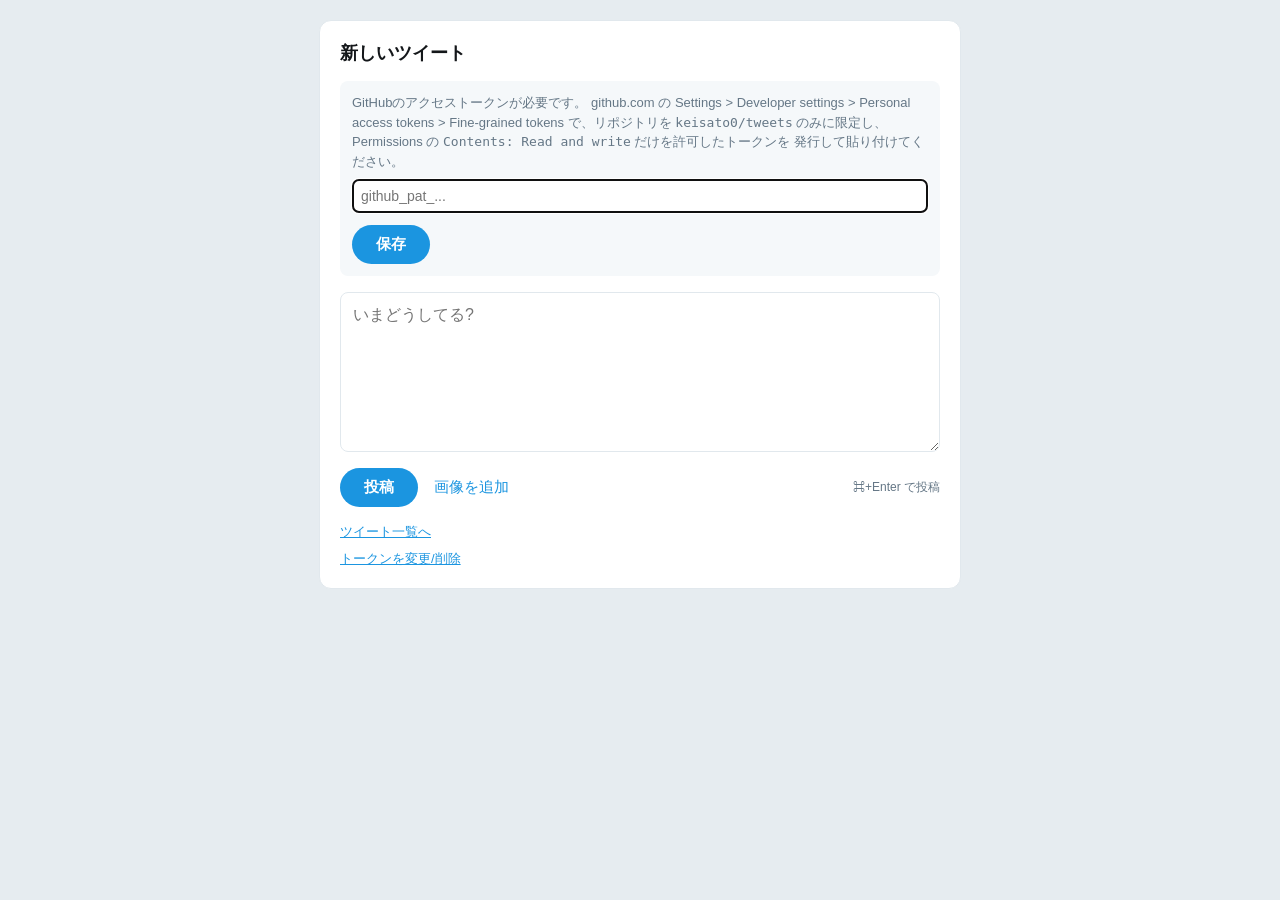
<file: post.html>
<!doctype html>
<html lang="ja">
<head>
<meta charset="utf-8">
<meta name="viewport" content="width=device-width, initial-scale=1">
<meta name="theme-color" content="#1b95e0">
<link rel="manifest" href="manifest.json">
<link rel="icon" href="icon.jpg">
<title>新しいツイート</title>
<style>
  body { font-family: -apple-system, "Hiragino Sans", "Hiragino Kaku Gothic ProN", sans-serif;
         background:#e6ecf0; margin:0; padding:20px; }
  .box { max-width:600px; margin:0 auto; background:#fff; border:1px solid #e1e8ed;
         border-radius:12px; padding:20px; }
  h1 { font-size:18px; margin:0 0 16px; color:#14171a; }
  textarea { width:100%; min-height:160px; font-size:16px; padding:12px;
             border:1px solid #e1e8ed; border-radius:8px; box-sizing:border-box;
             resize:vertical; font-family:inherit; }
  textarea:focus { outline:2px solid #1b95e0; }
  button { margin-top:12px; background:#1b95e0; color:#fff; border:none;
           padding:10px 24px; border-radius:20px; font-size:15px; font-weight:bold;
           cursor:pointer; }
  button:disabled { opacity:0.5; cursor:default; }
  button.secondary { background:none; color:#657786; font-weight:normal; padding:6px 0; }
  #status { margin-top:12px; font-size:14px; color:#657786; white-space:pre-wrap; }
  #status.error { color:#e0245e; }
  #tokenBox { margin-bottom:16px; padding:12px; background:#f5f8fa; border-radius:8px; }
  #tokenBox p { font-size:13px; color:#657786; line-height:1.5; margin:0 0 8px; }
  #tokenBox input { width:100%; box-sizing:border-box; padding:8px; font-size:14px;
                     border:1px solid #e1e8ed; border-radius:6px; }
  #tokenLink { font-size:13px; color:#1b95e0; cursor:pointer; text-decoration:underline; }
  #listLink { display:block; margin-bottom:8px; font-size:13px; color:#1b95e0; }
  .actions { display:flex; align-items:center; gap:12px; margin-top:12px; }
  .actions button { margin-top:0; }
  label.attach { color:#1b95e0; font-size:15px; cursor:pointer; padding:8px 4px; }
  label.attach.disabled { opacity:0.4; cursor:default; }
  #postHint { display:none; margin-left:auto; font-size:12px; color:#657786; }
  @media (hover: hover) and (pointer: fine) { #postHint { display:inline; } }
  #fileInput { display:none; }
  #previews { display:flex; flex-wrap:wrap; gap:8px; margin-top:8px; }
  #previews:empty { display:none; }
  .preview { position:relative; width:80px; height:80px; }
  .preview img { width:80px; height:80px; object-fit:cover; border-radius:8px;
                 border:1px solid #e1e8ed; }
  .preview .remove { position:absolute; top:2px; right:2px; margin:0; padding:0;
                     width:22px; height:22px; border-radius:50%; background:rgba(0,0,0,0.6);
                     color:#fff; font-size:14px; line-height:22px; font-weight:bold; }
  .preview .size { position:absolute; left:4px; bottom:4px; font-size:10px; color:#fff;
                   background:rgba(0,0,0,0.6); padding:1px 4px; border-radius:4px; }
</style>
</head>
<body>
<div class="box">
  <h1>新しいツイート</h1>

  <div id="tokenBox" hidden>
    <p>
      GitHubのアクセストークンが必要です。
      github.com の Settings &gt; Developer settings &gt; Personal access tokens &gt;
      Fine-grained tokens で、リポジトリを <code>keisato0/tweets</code> のみに限定し、
      Permissions の <code>Contents: Read and write</code> だけを許可したトークンを
      発行して貼り付けてください。
    </p>
    <input type="password" id="tokenInput" placeholder="github_pat_...">
    <button onclick="saveToken()">保存</button>
  </div>

  <textarea id="text" placeholder="いまどうしてる?" autofocus></textarea>
  <div id="previews"></div>
  <div class="actions">
    <button id="postBtn" onclick="post()">投稿</button>
    <label class="attach" id="attachLabel">画像を追加
      <input type="file" id="fileInput" accept="image/*" multiple>
    </label>
    <span id="postHint">⌘+Enter で投稿</span>
  </div>
  <div id="status"></div>
  <div style="margin-top:16px;">
    <a id="listLink" href="index.html">ツイート一覧へ</a>
    <span id="tokenLink" onclick="showTokenBox()">トークンを変更/削除</span>
  </div>
</div>
<script>
const REPO = 'keisato0/tweets';
const FILE_PATH = 'tweets.txt';
const API_BASE = `https://api.github.com/repos/${REPO}/contents/${FILE_PATH}`;
const IMAGE_DIR = 'images';
const MAX_IMAGES = 4;
const MAX_EDGE = 1600;      // 長辺の最大ピクセル数
const JPEG_QUALITY = 0.85;

// 添付予定の画像。{ blob, url } (リサイズ・メタデータ除去済みのJPEG)
let attachments = [];

function getToken() { return localStorage.getItem('gh_token') || ''; }
function setToken(t) { localStorage.setItem('gh_token', t); }
function clearToken() { localStorage.removeItem('gh_token'); }

function showTokenBox() {
  document.getElementById('tokenBox').hidden = false;
  document.getElementById('tokenInput').value = getToken();
  document.getElementById('tokenInput').focus();
}

function saveToken() {
  const v = document.getElementById('tokenInput').value.trim();
  if (!v) { clearToken(); } else { setToken(v); }
  document.getElementById('tokenBox').hidden = true;
  setStatus('トークンを保存しました。', false);
}

function setStatus(msg, isError) {
  const el = document.getElementById('status');
  el.textContent = msg;
  el.className = isError ? 'error' : '';
}

function b64DecodeUnicode(str) {
  return decodeURIComponent(atob(str).split('').map(c =>
    '%' + ('00' + c.charCodeAt(0).toString(16)).slice(-2)
  ).join(''));
}
function b64EncodeUnicode(str) {
  return btoa(encodeURIComponent(str).replace(/%([0-9A-F]{2})/g,
    (match, p1) => String.fromCharCode('0x' + p1)
  ));
}

async function fetchFile(token) {
  const res = await fetch(API_BASE, {
    headers: {
      'Authorization': `token ${token}`,
      'Accept': 'application/vnd.github+json'
    }
  });
  if (!res.ok) {
    const err = { status: res.status };
    throw err;
  }
  const data = await res.json();
  return { sha: data.sha, content: b64DecodeUnicode(data.content) };
}

function appendTweet(content, text) {
  let c = content;
  if (c && !c.endsWith('\n')) c += '\n';
  if (c && !c.endsWith('\n\n')) c += '\n';
  c += text.replace(/\n+$/, '') + '\n';
  return c;
}

async function putFile(token, sha, newContent) {
  const res = await fetch(API_BASE, {
    method: 'PUT',
    headers: {
      'Authorization': `token ${token}`,
      'Accept': 'application/vnd.github+json',
      'Content-Type': 'application/json'
    },
    body: JSON.stringify({
      message: 'つぶやきを追加(スマホPWA)',
      content: b64EncodeUnicode(newContent),
      sha: sha,
      branch: 'main'
    })
  });
  if (!res.ok) {
    const err = { status: res.status };
    throw err;
  }
  return res.json();
}

// ---- 画像の処理 ----
// 選ばれた画像は、サイズにかかわらず必ずcanvasに描き直してJPEGとして
// 書き出す。これで長辺がMAX_EDGE以下に縮小され、元ファイルのEXIF
// (GPS位置情報・撮影日時・機種名など)は新しいファイルに引き継がれない。
// さらに念のため、書き出したJPEGからJFIF以外のメタデータ領域を取り除き、
// 残っていないことを確認してからでないとアップロードしない。

async function decodeImage(file) {
  // imageOrientation: 'from-image' で、写真の向き(EXIF Orientation)を
  // ピクセルに反映した状態で読み込む(縦向き写真が横倒しにならない)
  if (window.createImageBitmap) {
    try {
      return await createImageBitmap(file, { imageOrientation: 'from-image' });
    } catch (e) { /* 下のフォールバックへ */ }
  }
  const url = URL.createObjectURL(file);
  try {
    const img = new Image();
    img.src = url;
    await img.decode();  // <img> は既定で向きを反映して描画される
    return img;
  } finally {
    URL.revokeObjectURL(url);
  }
}

async function processImage(file) {
  const src = await decodeImage(file);
  const w0 = src.width, h0 = src.height;
  const scale = Math.min(1, MAX_EDGE / Math.max(w0, h0));
  const w = Math.max(1, Math.round(w0 * scale));
  const h = Math.max(1, Math.round(h0 * scale));

  const canvas = document.createElement('canvas');
  canvas.width = w;
  canvas.height = h;
  const ctx = canvas.getContext('2d');
  ctx.fillStyle = '#fff';  // 透過PNGの透明部分は白にする(JPEGは透過できない)
  ctx.fillRect(0, 0, w, h);
  ctx.imageSmoothingQuality = 'high';
  ctx.drawImage(src, 0, 0, w, h);
  if (src.close) src.close();

  const blob = await new Promise((resolve, reject) =>
    canvas.toBlob(b => b ? resolve(b) : reject(new Error('JPEGへの変換に失敗しました')),
                  'image/jpeg', JPEG_QUALITY));
  const bytes = stripJpegMetadata(new Uint8Array(await blob.arrayBuffer()));
  assertNoMetadata(bytes);
  return new Blob([bytes], { type: 'image/jpeg' });
}

// JPEGのSOSより前にあるAPP1〜APP15(EXIF, XMP, ICC, IPTCなど)と
// COM(コメント)セグメントを取り除く。APP0(JFIF)と画像データは残す。
function stripJpegMetadata(b) {
  if (b[0] !== 0xFF || b[1] !== 0xD8) throw new Error('JPEGではありません');
  const out = [b.subarray(0, 2)];
  let i = 2;
  while (i < b.length) {
    if (b[i] !== 0xFF) throw new Error('JPEGの構造が不正です');
    const marker = b[i + 1];
    if (marker === 0xFF) { i++; continue; }  // 詰め物
    if (marker === 0xDA) {  // SOS以降は画像データなのでそのままコピー
      out.push(b.subarray(i));
      break;
    }
    const len = (b[i + 2] << 8) | b[i + 3];
    const seg = b.subarray(i, i + 2 + len);
    const isMeta = (marker >= 0xE1 && marker <= 0xEF) || marker === 0xFE;
    if (!isMeta) out.push(seg);
    i += 2 + len;
  }
  const total = out.reduce((n, a) => n + a.length, 0);
  const res = new Uint8Array(total);
  let off = 0;
  for (const a of out) { res.set(a, off); off += a.length; }
  return res;
}

// 取り除いた結果にメタデータ領域が残っていないことを確認する
function assertNoMetadata(b) {
  let i = 2;
  while (i < b.length) {
    const marker = b[i + 1];
    if (marker === 0xDA) return;
    if ((marker >= 0xE1 && marker <= 0xEF) || marker === 0xFE) {
      throw new Error('画像のメタデータを削除できませんでした。この画像は投稿できません。');
    }
    i += 2 + ((b[i + 2] << 8) | b[i + 3]);
  }
}

async function onFilesSelected(e) {
  const files = Array.from(e.target.files || []);
  e.target.value = '';
  const room = MAX_IMAGES - attachments.length;
  if (files.length > room) {
    setStatus(`画像は${MAX_IMAGES}枚までです。`, true);
  }
  for (const file of files.slice(0, room)) {
    setStatus('画像を処理中...', false);
    try {
      const blob = await processImage(file);
      attachments.push({ blob, url: URL.createObjectURL(blob) });
      setStatus('', false);
    } catch (err) {
      setStatus('画像を読み込めませんでした: ' + (err.message || err), true);
    }
  }
  renderPreviews();
}

function renderPreviews() {
  const box = document.getElementById('previews');
  box.innerHTML = '';
  attachments.forEach((a, idx) => {
    const d = document.createElement('div');
    d.className = 'preview';
    const img = document.createElement('img');
    img.src = a.url;
    const size = document.createElement('span');
    size.className = 'size';
    size.textContent = Math.round(a.blob.size / 1024) + 'KB';
    const rm = document.createElement('button');
    rm.className = 'remove';
    rm.textContent = '×';
    rm.onclick = () => {
      URL.revokeObjectURL(a.url);
      attachments.splice(idx, 1);
      renderPreviews();
    };
    d.append(img, size, rm);
    box.appendChild(d);
  });
  const full = attachments.length >= MAX_IMAGES;
  document.getElementById('fileInput').disabled = full;
  document.getElementById('attachLabel').classList.toggle('disabled', full);
}

function clearAttachments() {
  attachments.forEach(a => URL.revokeObjectURL(a.url));
  attachments = [];
  renderPreviews();
}

function blobToBase64(blob) {
  return new Promise((resolve, reject) => {
    const r = new FileReader();
    r.onload = () => resolve(r.result.split(',')[1]);
    r.onerror = () => reject(r.error);
    r.readAsDataURL(blob);
  });
}

function imageFileName(n) {
  const d = new Date();
  const p = x => String(x).padStart(2, '0');
  const stamp = `${d.getFullYear()}${p(d.getMonth() + 1)}${p(d.getDate())}-` +
                `${p(d.getHours())}${p(d.getMinutes())}${p(d.getSeconds())}`;
  const rand = Math.random().toString(36).slice(2, 8);
  return `${IMAGE_DIR}/${stamp}-${n + 1}-${rand}.jpg`;
}

async function uploadImage(token, path, blob) {
  const res = await fetch(`https://api.github.com/repos/${REPO}/contents/${path}`, {
    method: 'PUT',
    headers: {
      'Authorization': `token ${token}`,
      'Accept': 'application/vnd.github+json',
      'Content-Type': 'application/json'
    },
    body: JSON.stringify({
      message: '画像を追加(スマホPWA)',
      content: await blobToBase64(blob),
      branch: 'main'
    })
  });
  if (!res.ok) {
    const err = { status: res.status };
    throw err;
  }
}

async function post() {
  const textEl = document.getElementById('text');
  const text = textEl.value;
  if (!text.trim() && attachments.length === 0) { return; }

  const token = getToken();
  if (!token) {
    showTokenBox();
    setStatus('先にトークンを保存してください。', true);
    return;
  }

  const btn = document.getElementById('postBtn');
  btn.disabled = true;

  // 画像を先にアップロードし、つぶやきには "[img:パス]" の行として書き込む。
  // (images/ への追加だけではサイトの再ビルドは走らず、
  //  tweets.txt のコミットで画像込みのサイトが生成される)
  const imageLines = [];
  try {
    for (let n = 0; n < attachments.length; n++) {
      setStatus(`画像をアップロード中... (${n + 1}/${attachments.length})`, false);
      const path = imageFileName(n);
      await uploadImage(token, path, attachments[n].blob);
      imageLines.push(`[img:${path}]`);
    }
  } catch (e) {
    setStatus(e.status === 401
      ? '認証エラーです。トークンを確認してください。'
      : '画像のアップロードに失敗しました(status: ' + e.status + ')。', true);
    btn.disabled = false;
    return;
  }
  const tweet = [text.replace(/\n+$/, ''), ...imageLines].filter(s => s.trim()).join('\n');
  setStatus('投稿中...', false);

  for (let attempt = 0; attempt < 2; attempt++) {
    try {
      const { sha, content } = await fetchFile(token);
      const newContent = appendTweet(content, tweet);
      await putFile(token, sha, newContent);
      setStatus('投稿しました。しばらくすると反映されます。続けて次のツイートを書けます。', false);
      textEl.value = '';
      clearAttachments();
      btn.disabled = false;
      textEl.focus();
      return;
    } catch (e) {
      if (attempt === 0 && (e.status === 409 || e.status === 422)) {
        continue; // 競合。最新を取り直してもう一度だけ試す
      }
      if (e.status === 401) {
        setStatus('認証エラーです。トークンを確認してください。', true);
      } else {
        setStatus('エラーが発生しました(status: ' + e.status + ')。', true);
      }
      btn.disabled = false;
      return;
    }
  }
}

document.getElementById('fileInput').addEventListener('change', onFilesSelected);

// ⌘+Enter(WindowsではCtrl+Enter)で投稿する。ただのEnterは改行のまま。
// textarea はフォームに入れていないので、Enter単独で送信されることはない。
document.getElementById('text').addEventListener('keydown', (e) => {
  if (e.key !== 'Enter' || !(e.metaKey || e.ctrlKey)) { return; }
  if (e.isComposing) { return; }  // 日本語入力の変換確定中は無視する
  e.preventDefault();
  if (document.getElementById('postBtn').disabled) { return; }  // 投稿中の二重送信を防ぐ
  post();
});

if (!getToken()) {
  showTokenBox();
}

if ('serviceWorker' in navigator) {
  navigator.serviceWorker.register('sw.js').catch(() => {});
}
</script>
</body>
</html>
</file>
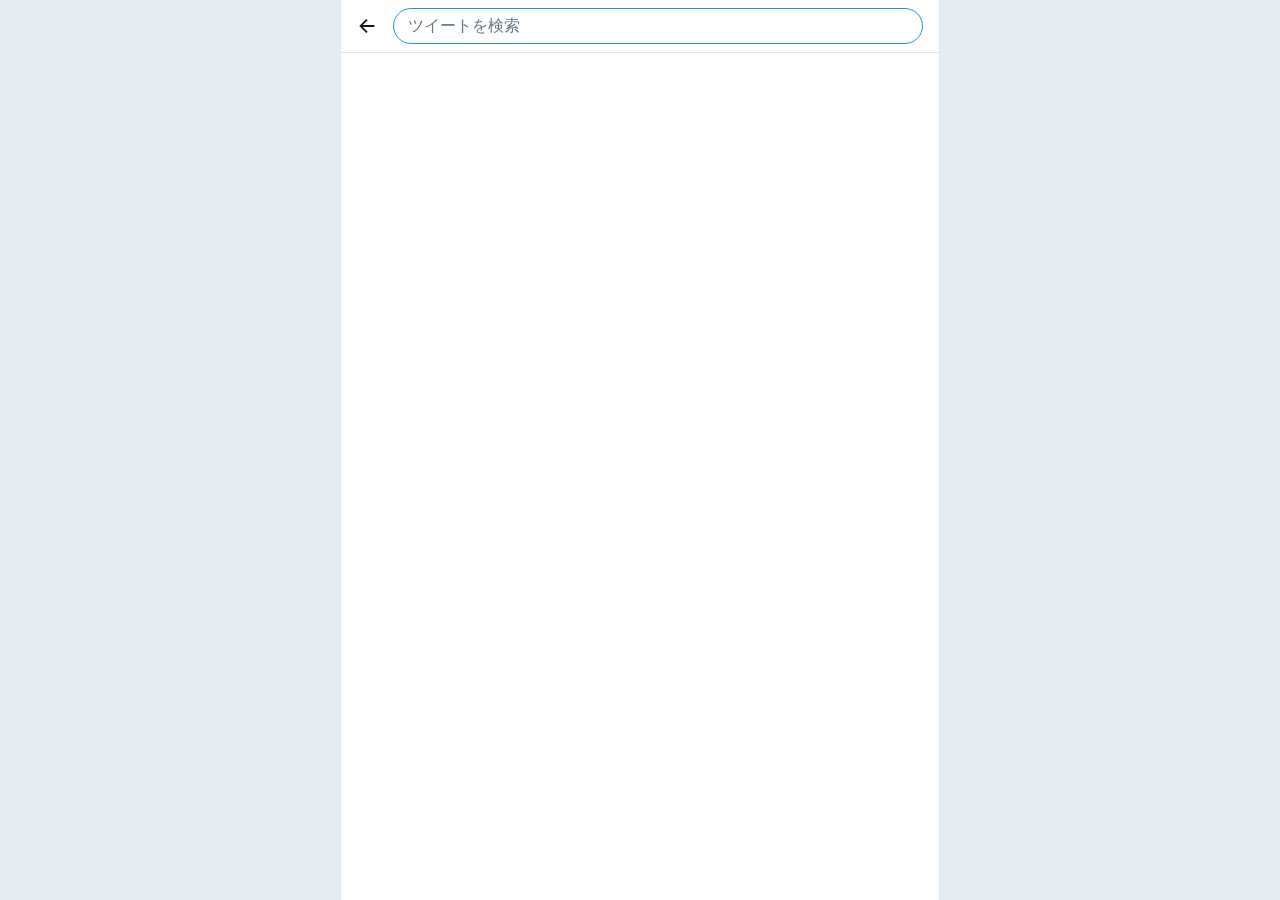
<file: search.html>
<!DOCTYPE html>
<html lang="ja">
<head>
<meta charset="UTF-8">
<meta name="viewport" content="width=device-width, initial-scale=1">
<title>検索 - ツイッター</title>
<link rel="stylesheet" href="style.css">
<link rel="icon" href="icon.jpg">
</head>
<body>
<div class="container">
  <div class="search-bar site-top">
    <a class="search-back" href="index.html" aria-label="戻る">
      <svg viewBox="0 0 24 24" aria-hidden="true"><path d="M7.41 13l5.29 5.29-1.41 1.42L3.59 12l7.7-7.71 1.41 1.42L7.41 11H20v2H7.41z"/></svg>
    </a>
    <form class="search" role="search" action="search.html">
      <input type="search" name="q" placeholder="ツイートを検索" aria-label="ツイートを検索"
             autocomplete="off" enterkeyhint="search" autofocus>
    </form>
  </div>
  <main class="search-results">
    <div class="search-status" role="status" hidden></div>
    <div class="search-list"></div>
  </main>
</div>
<script src="lightbox.js"></script>
<script src="search.js"></script>
</body>
</html>
</file>
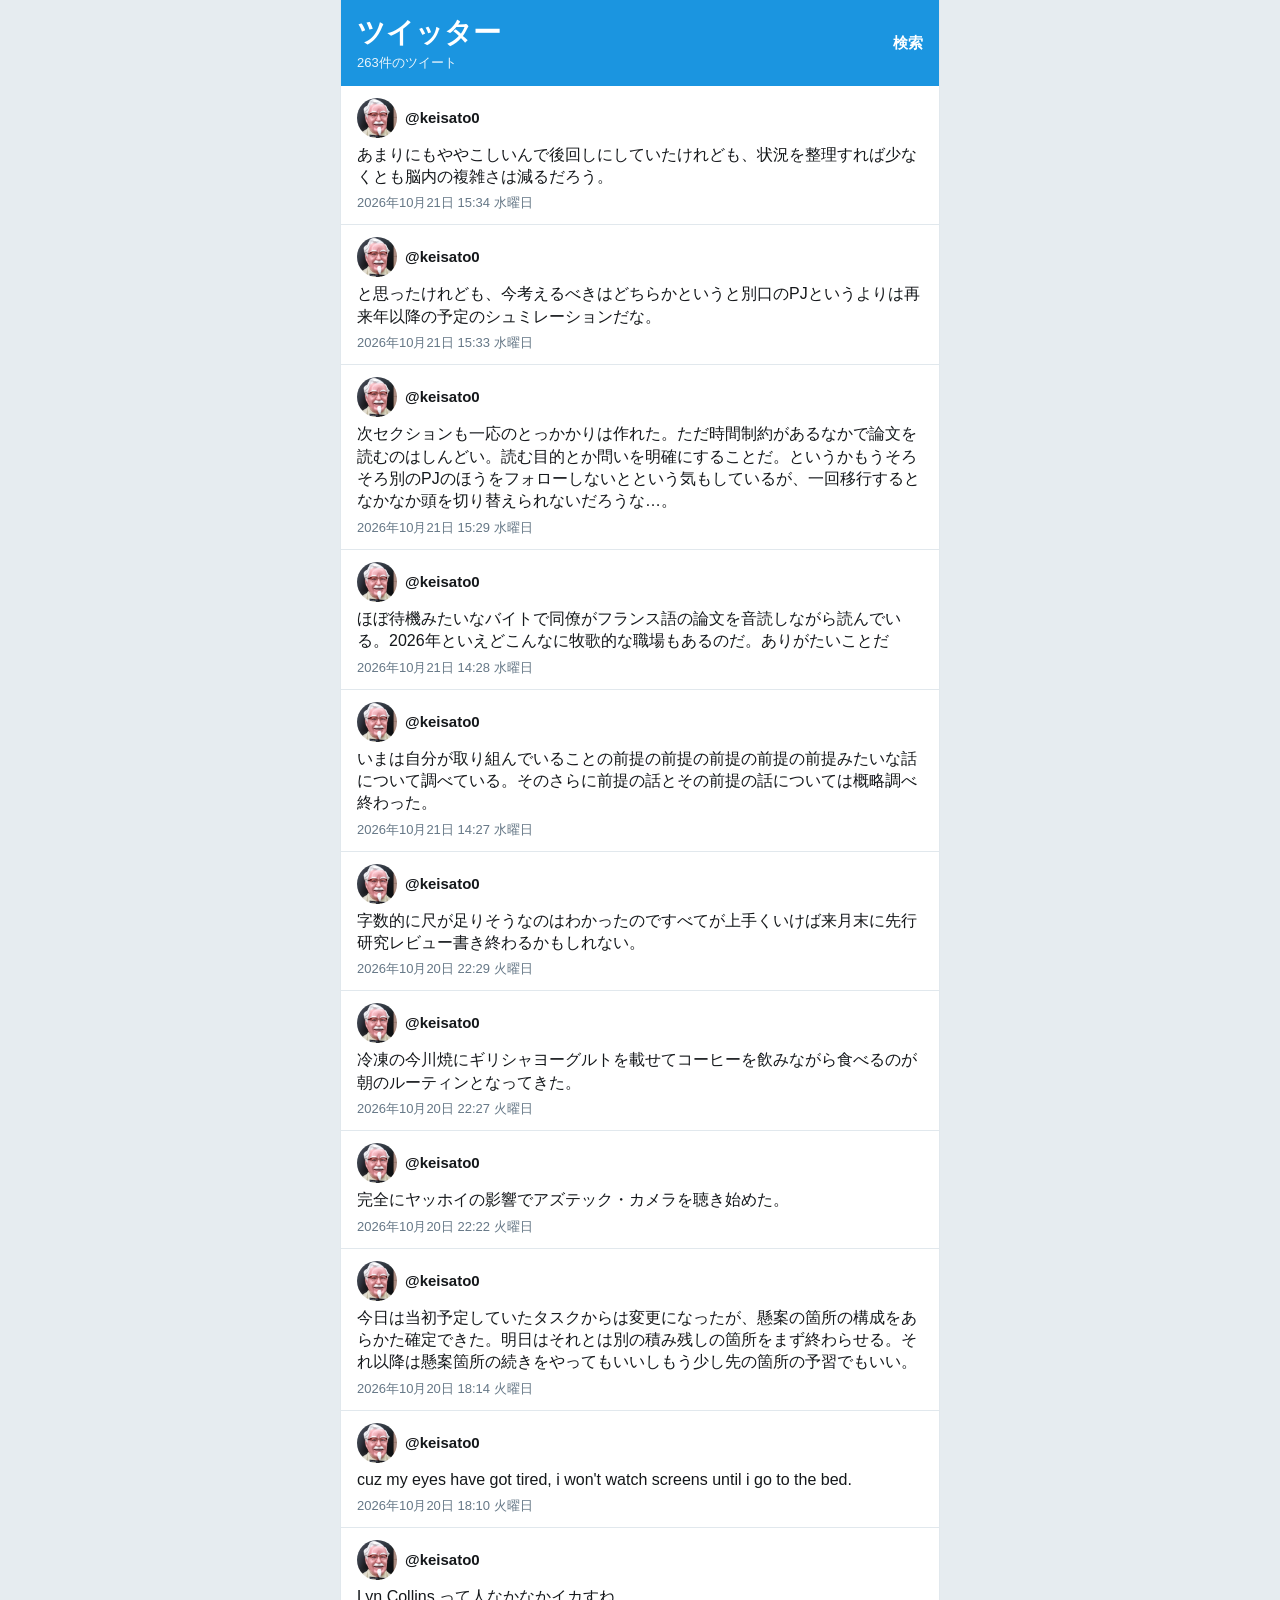
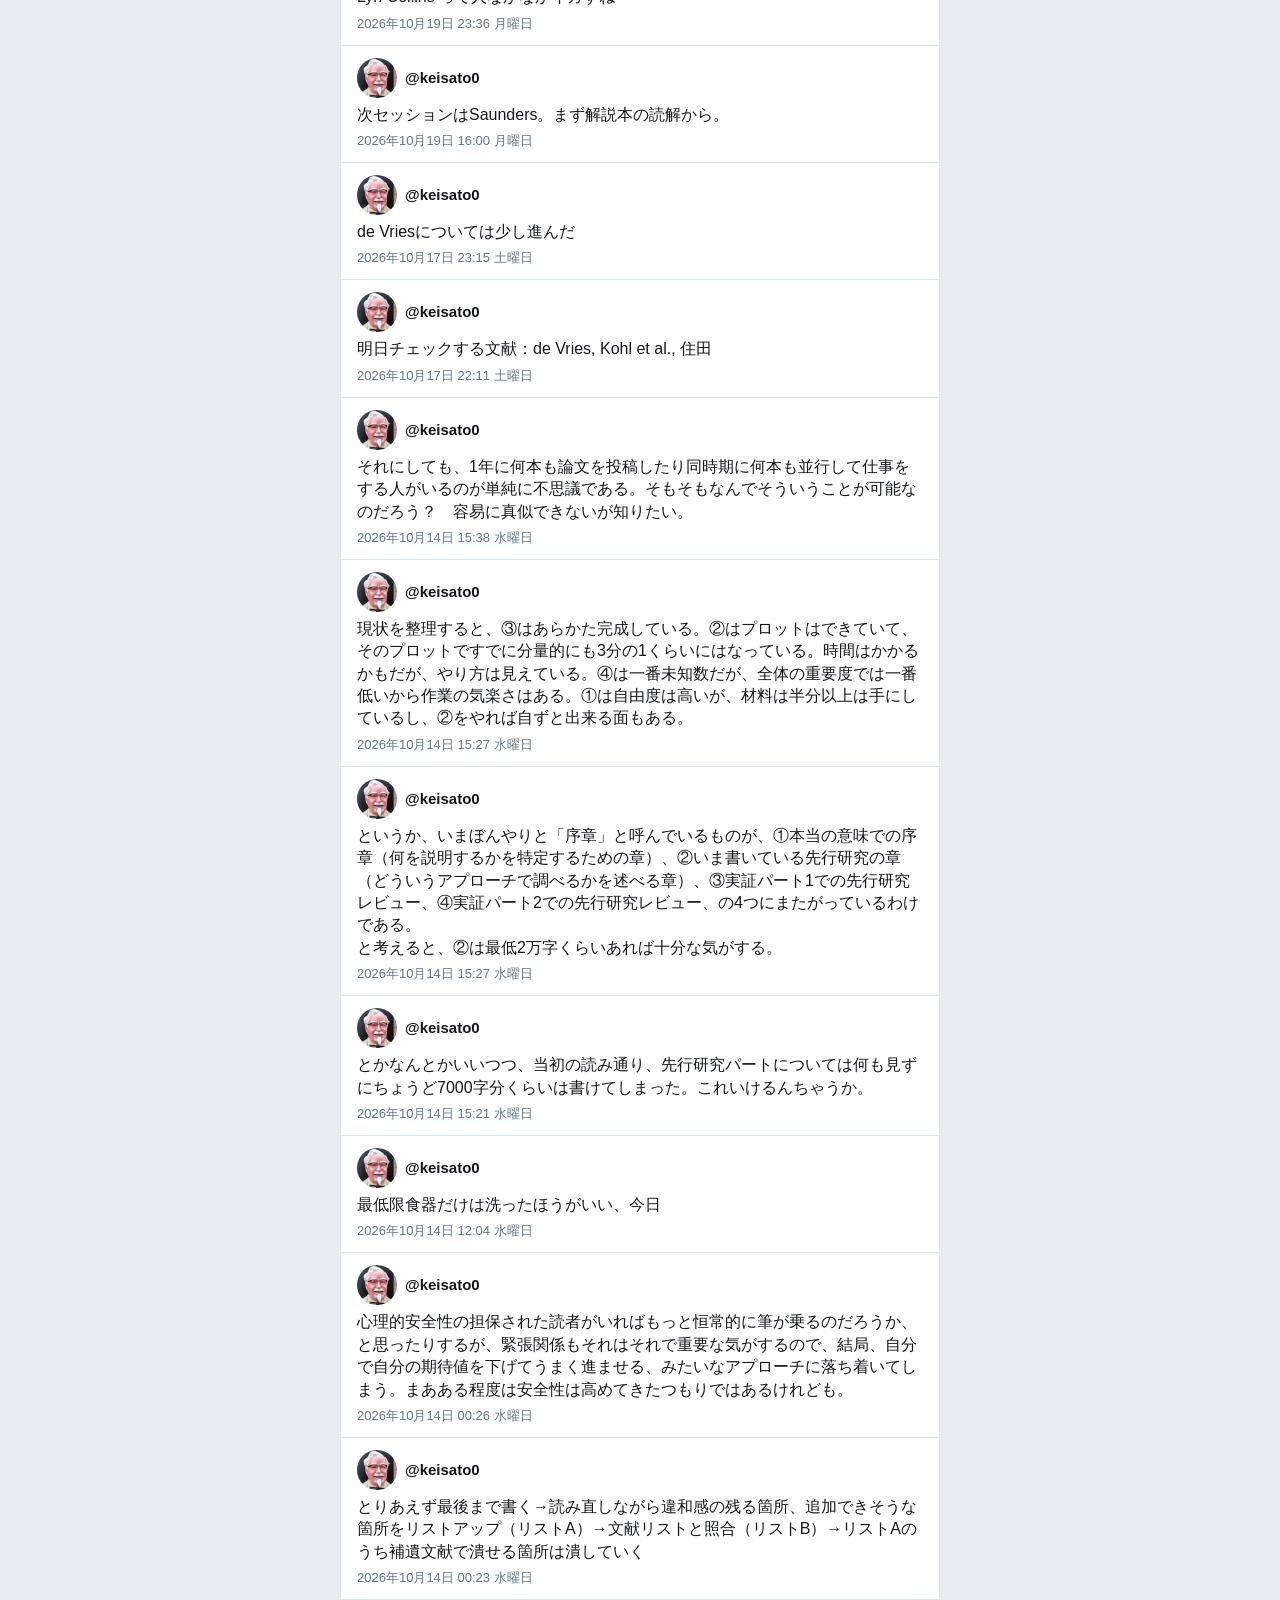
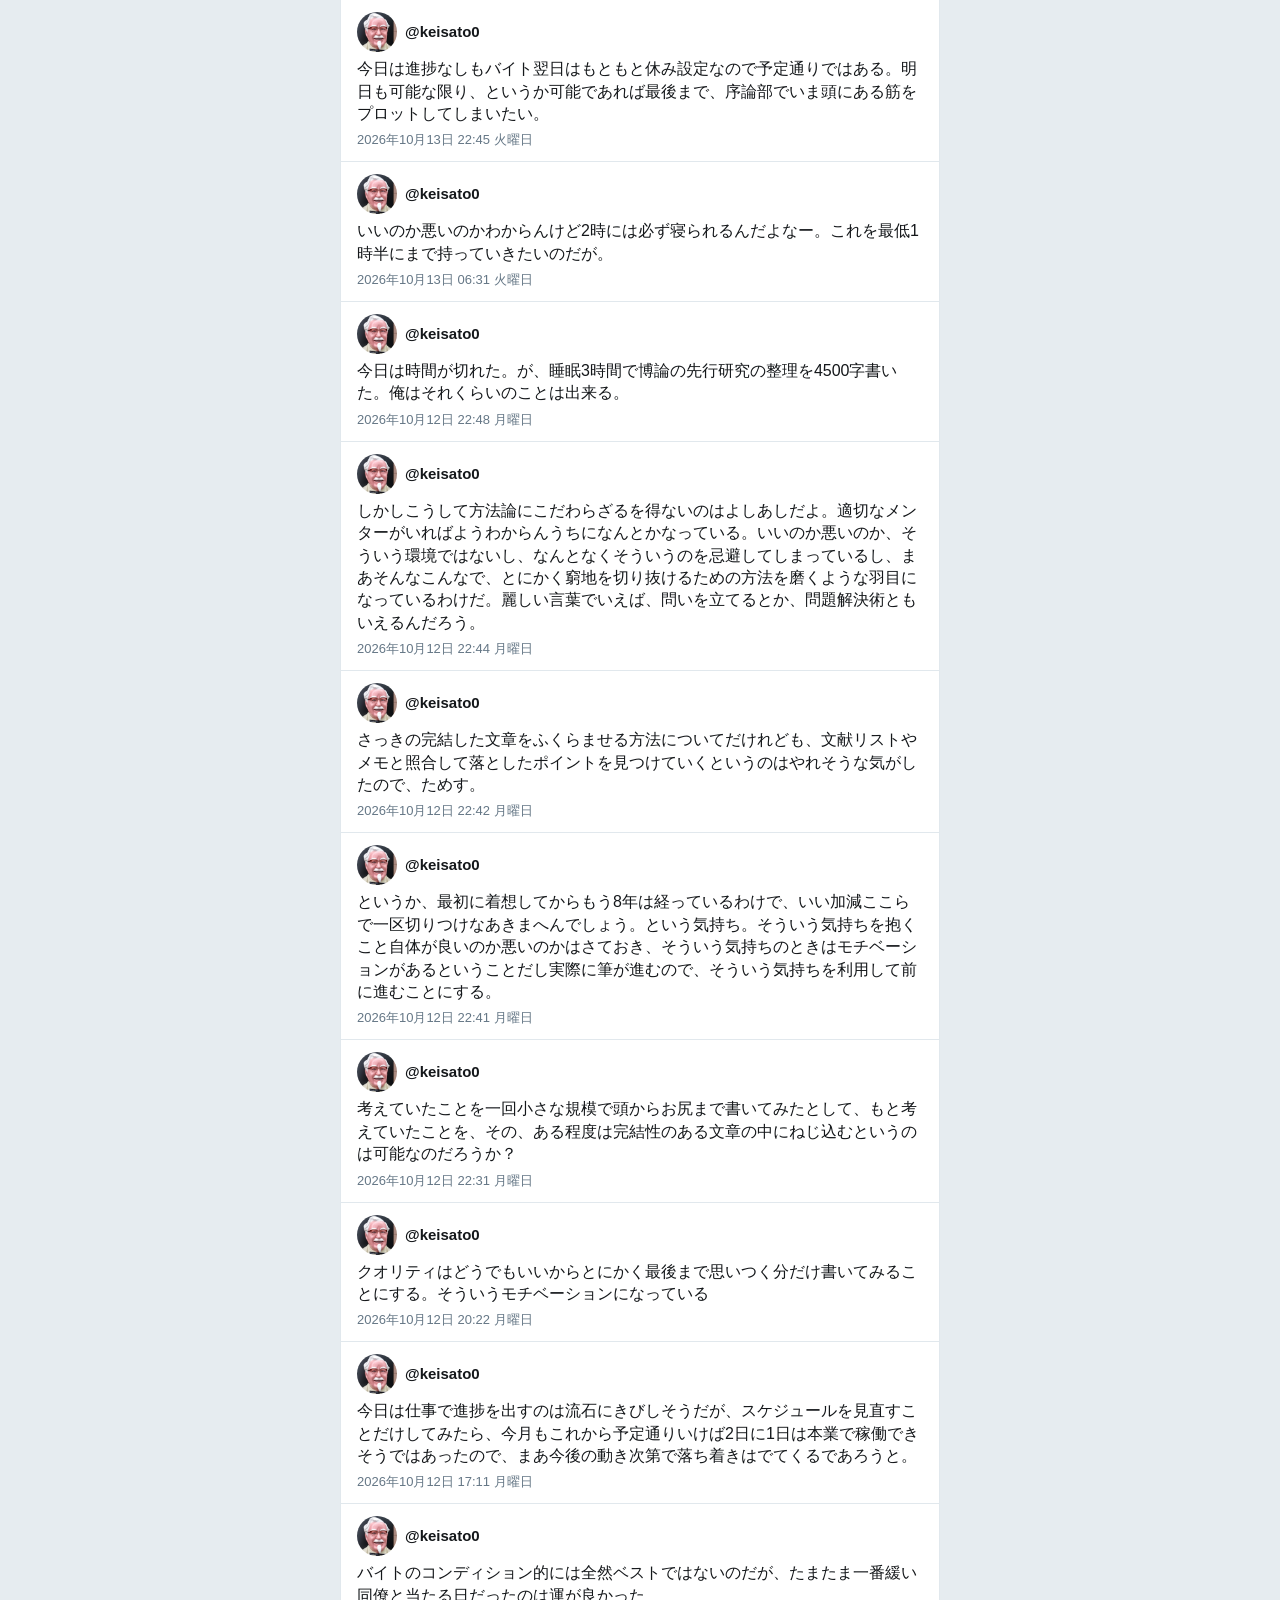
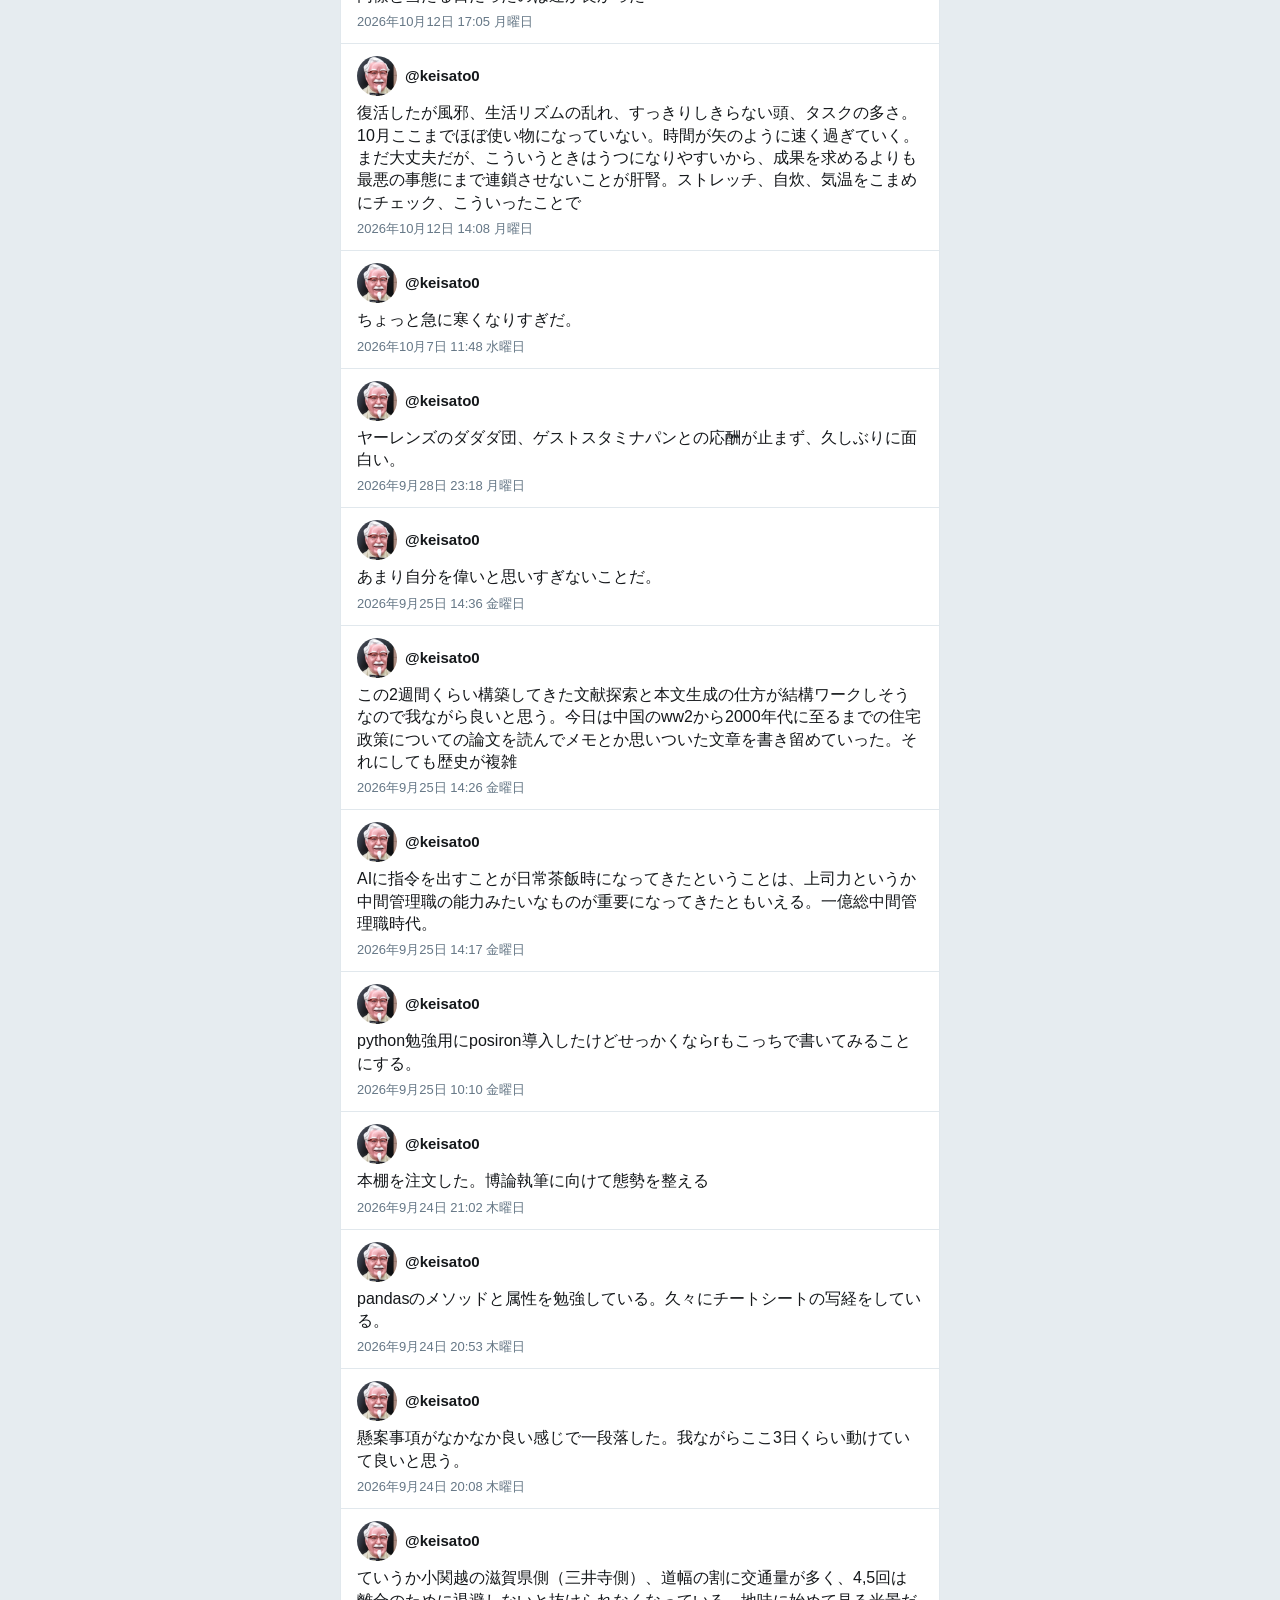
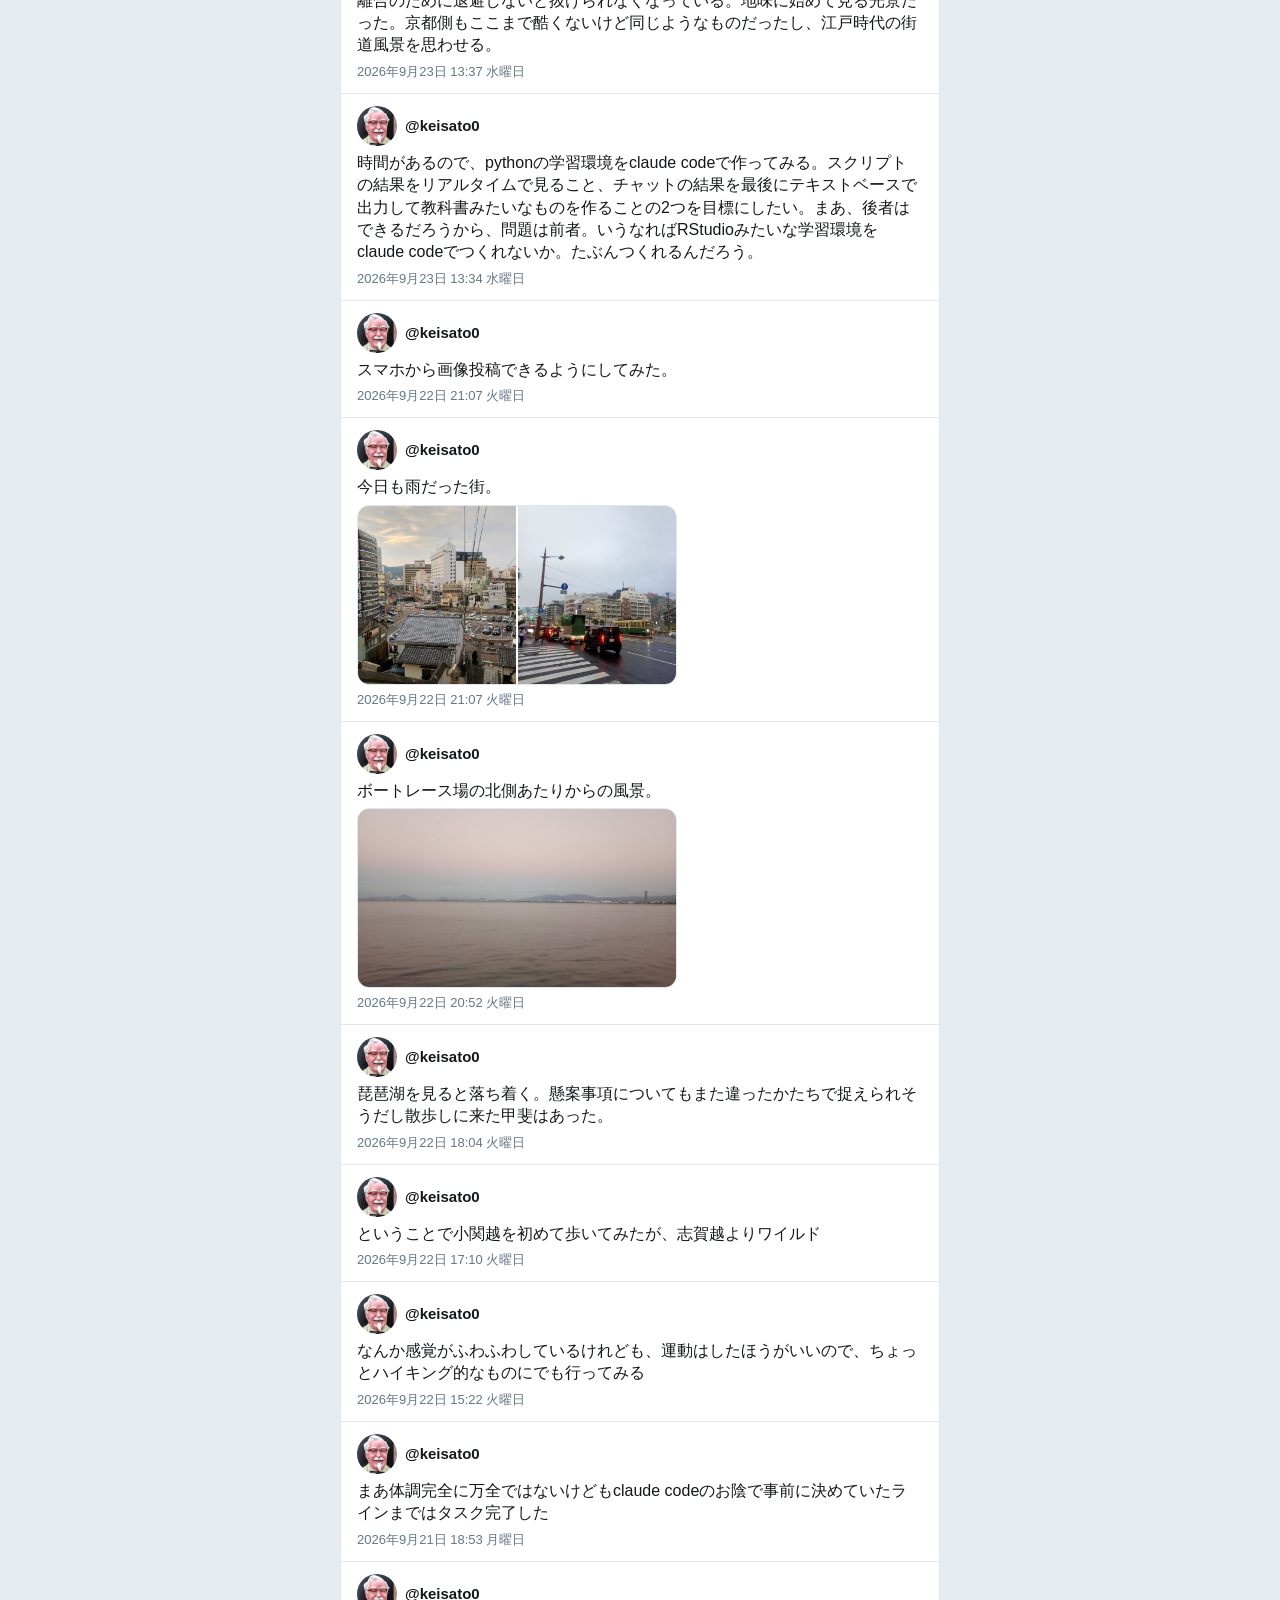
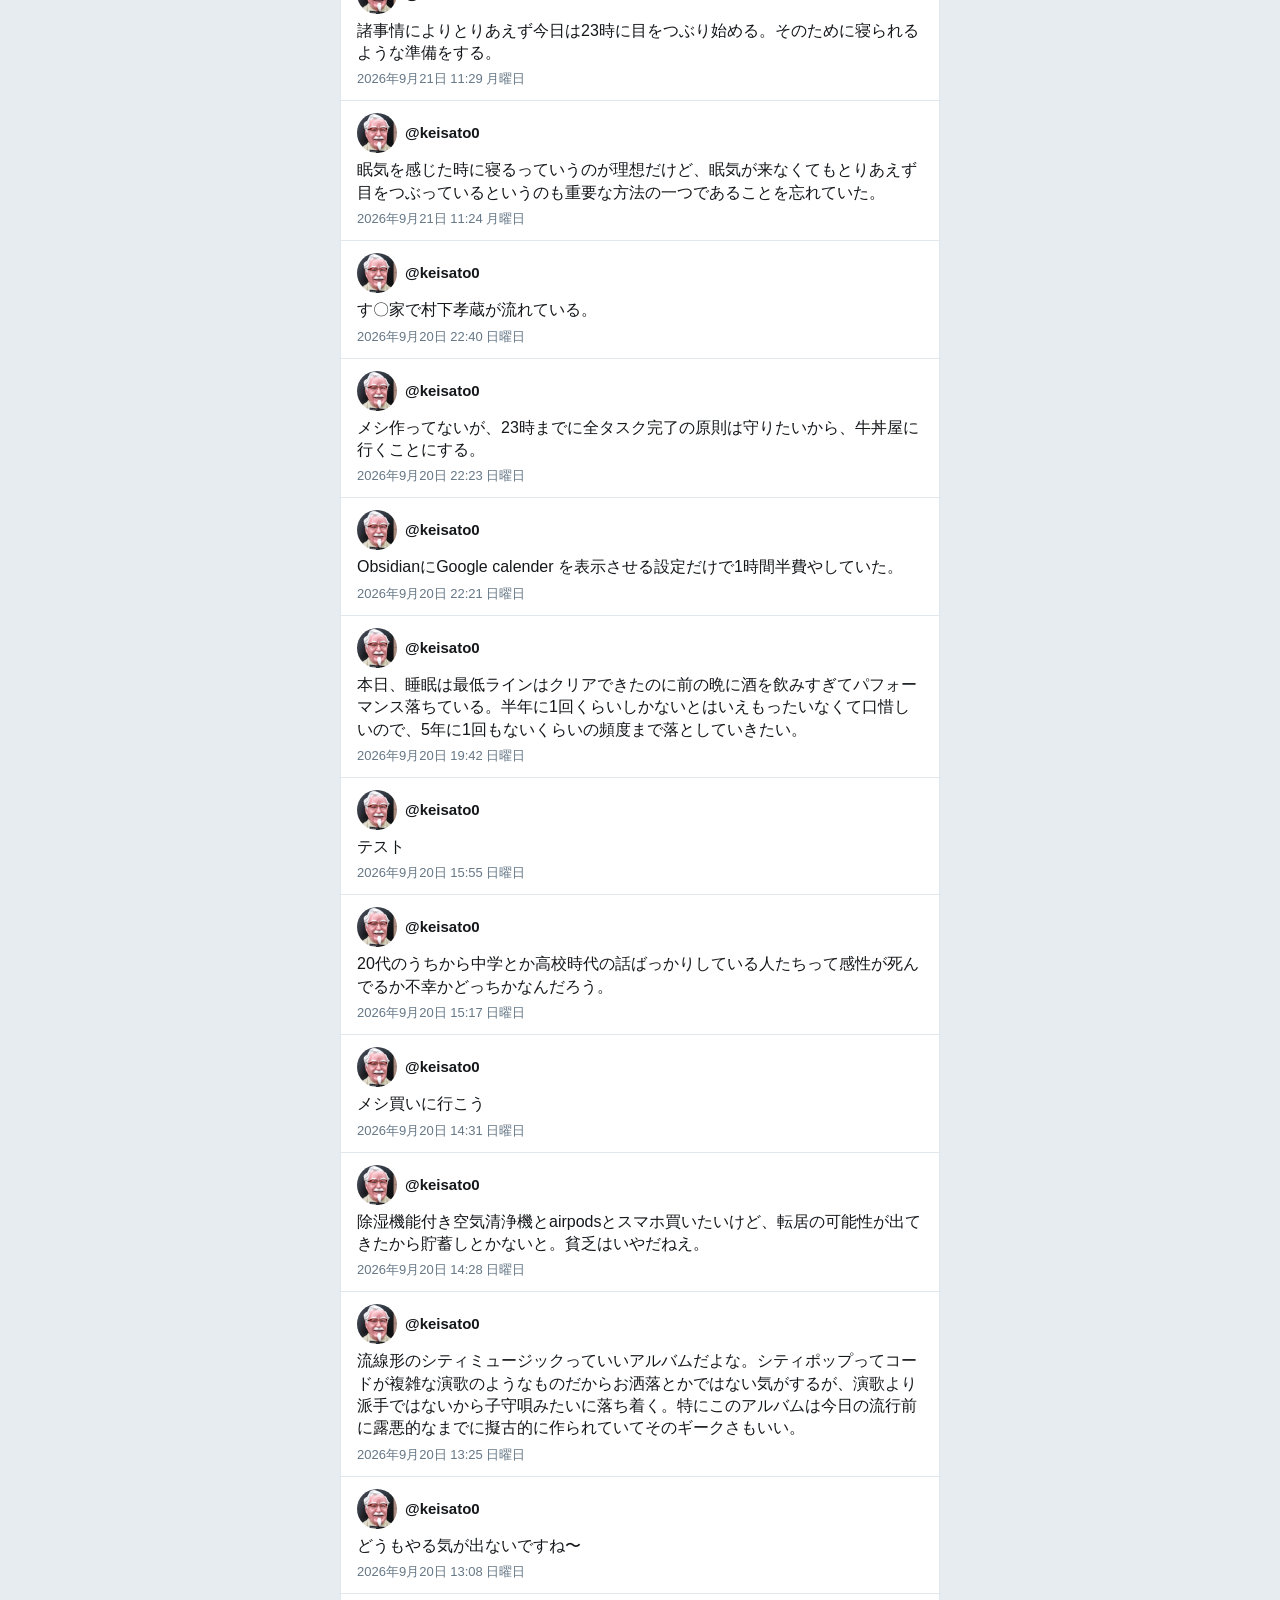
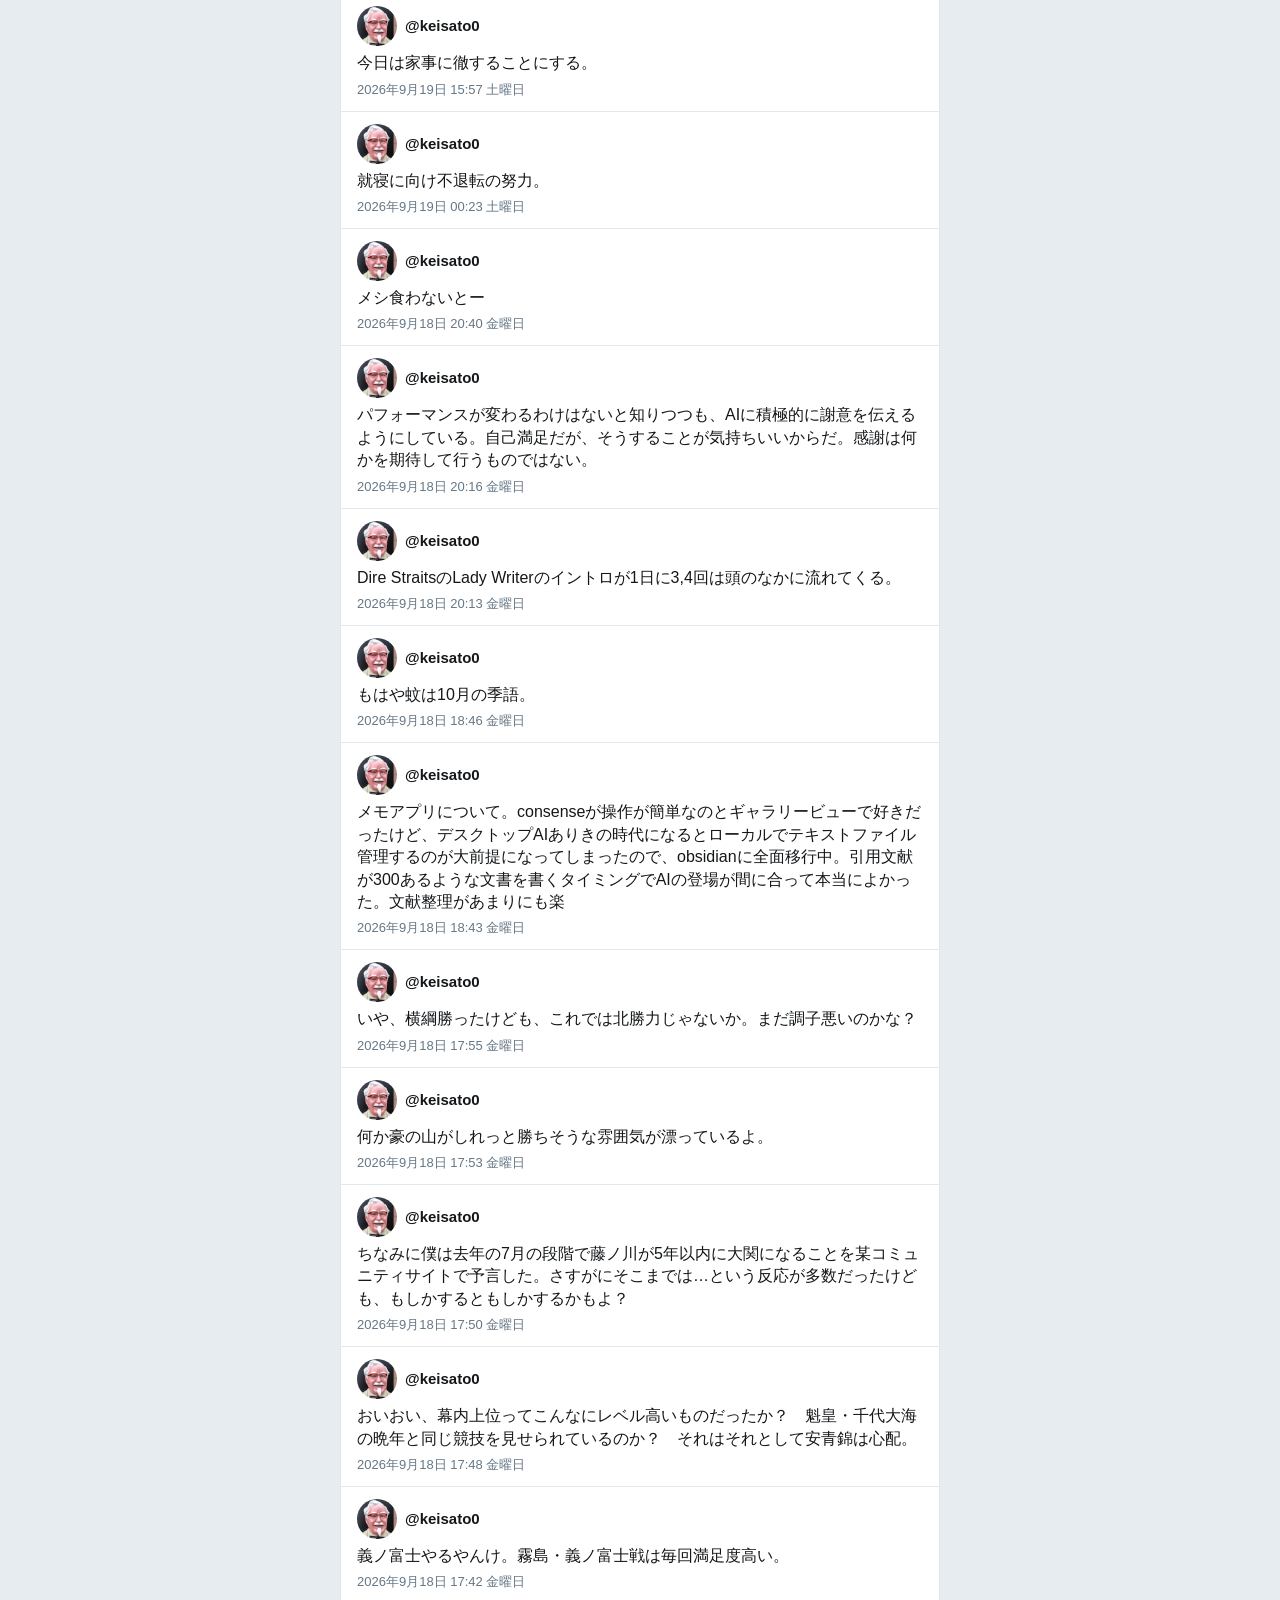
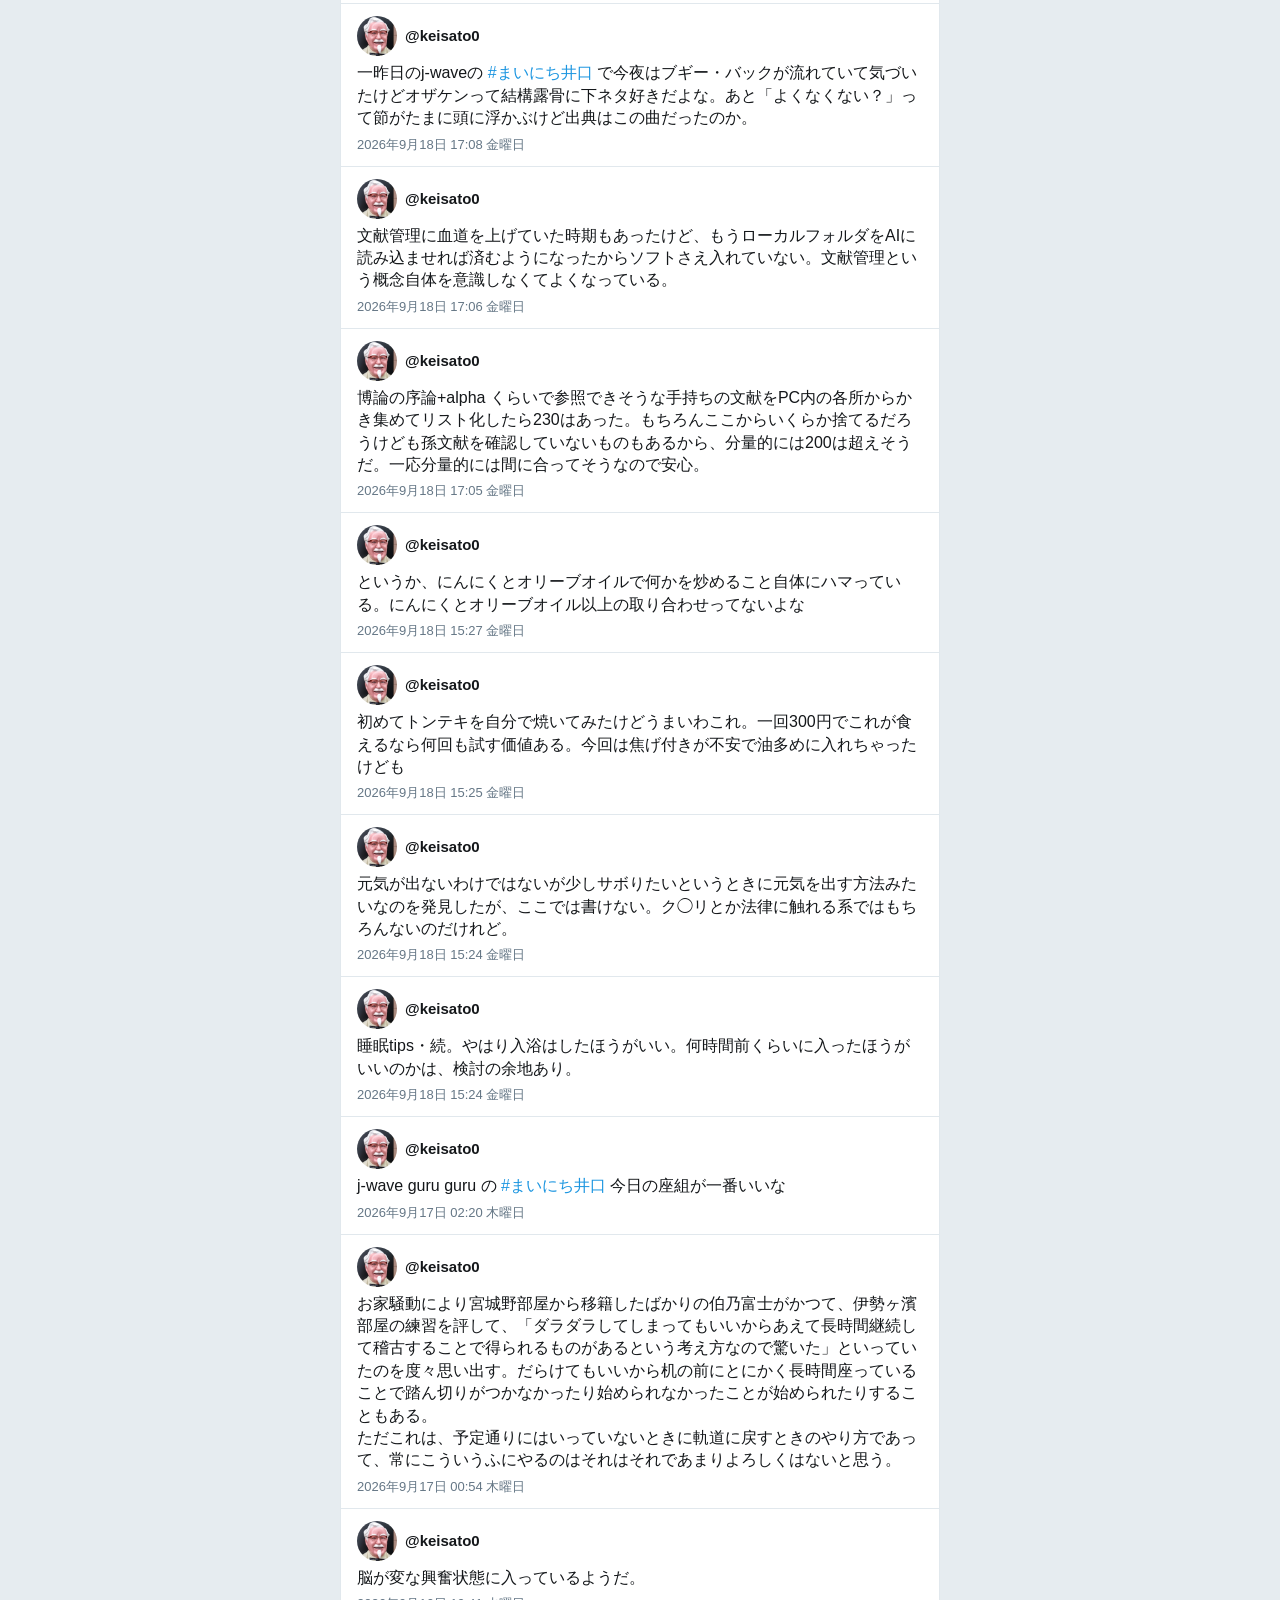
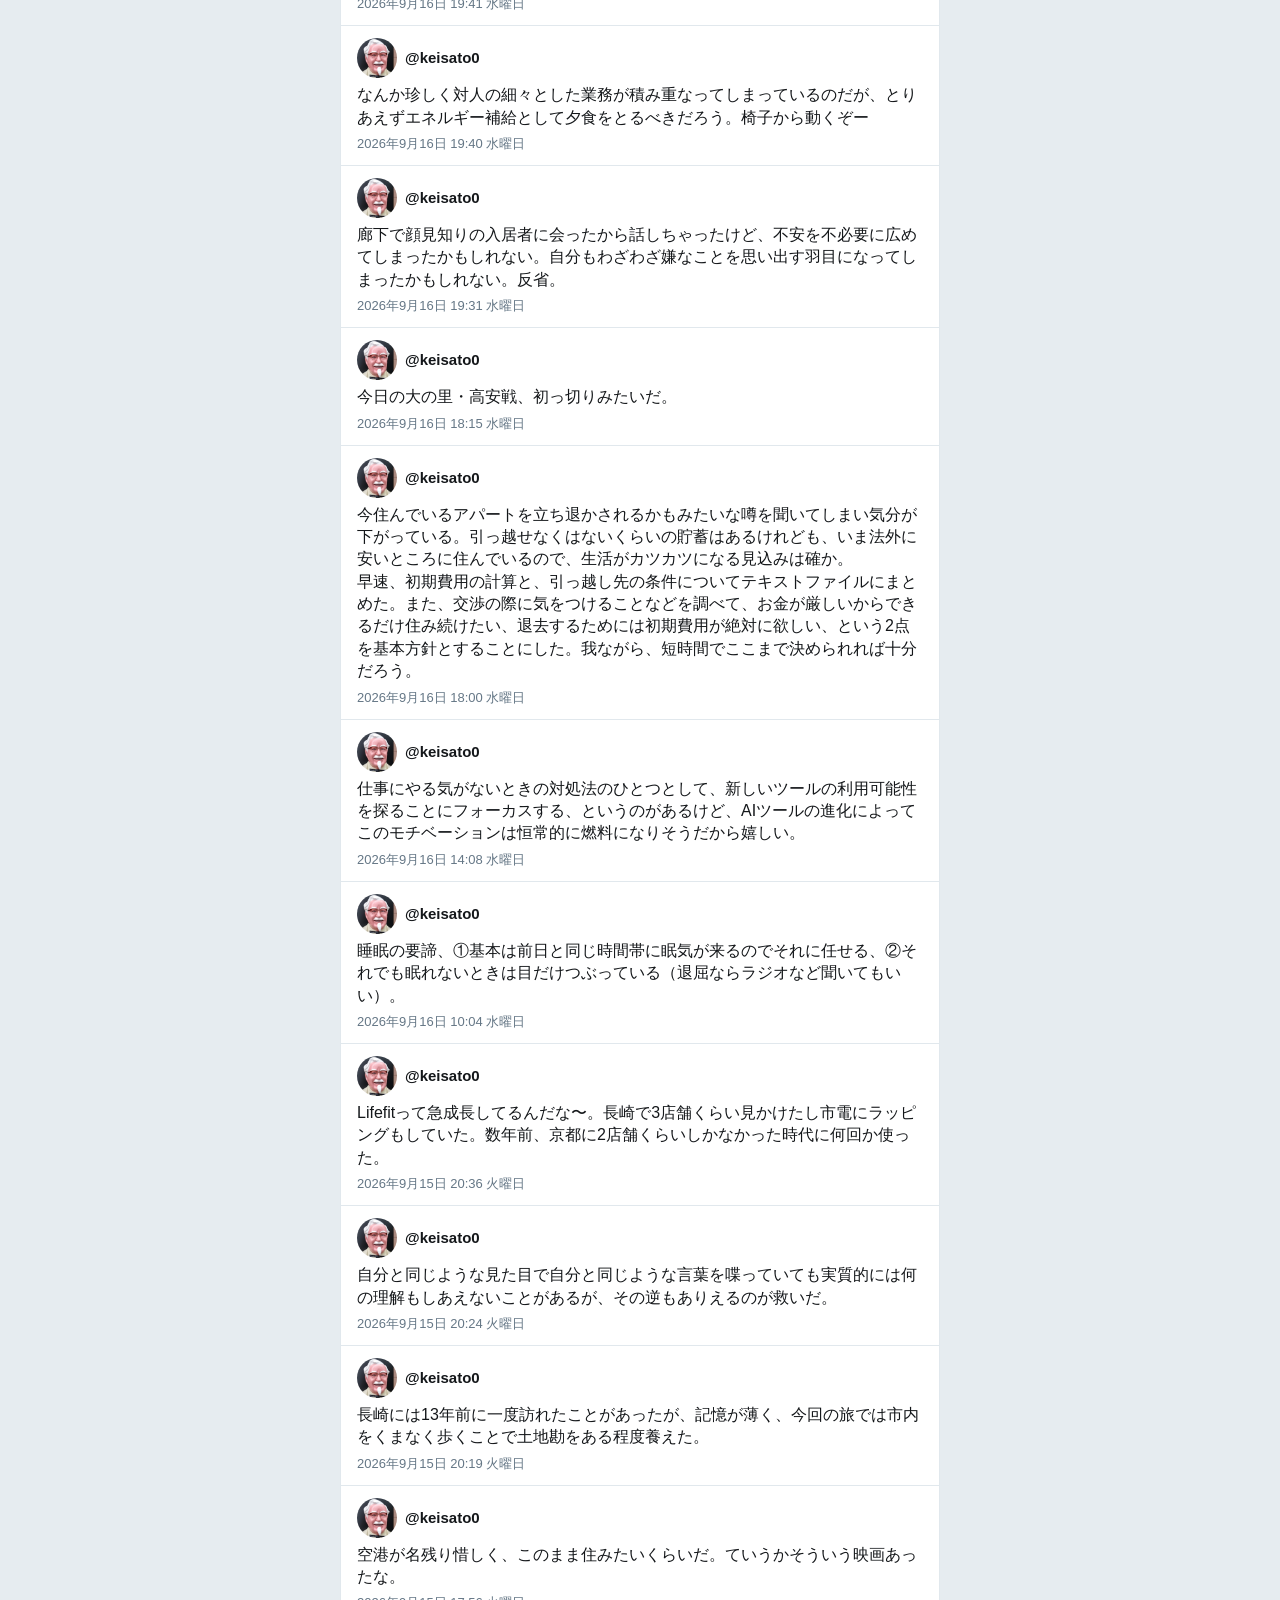
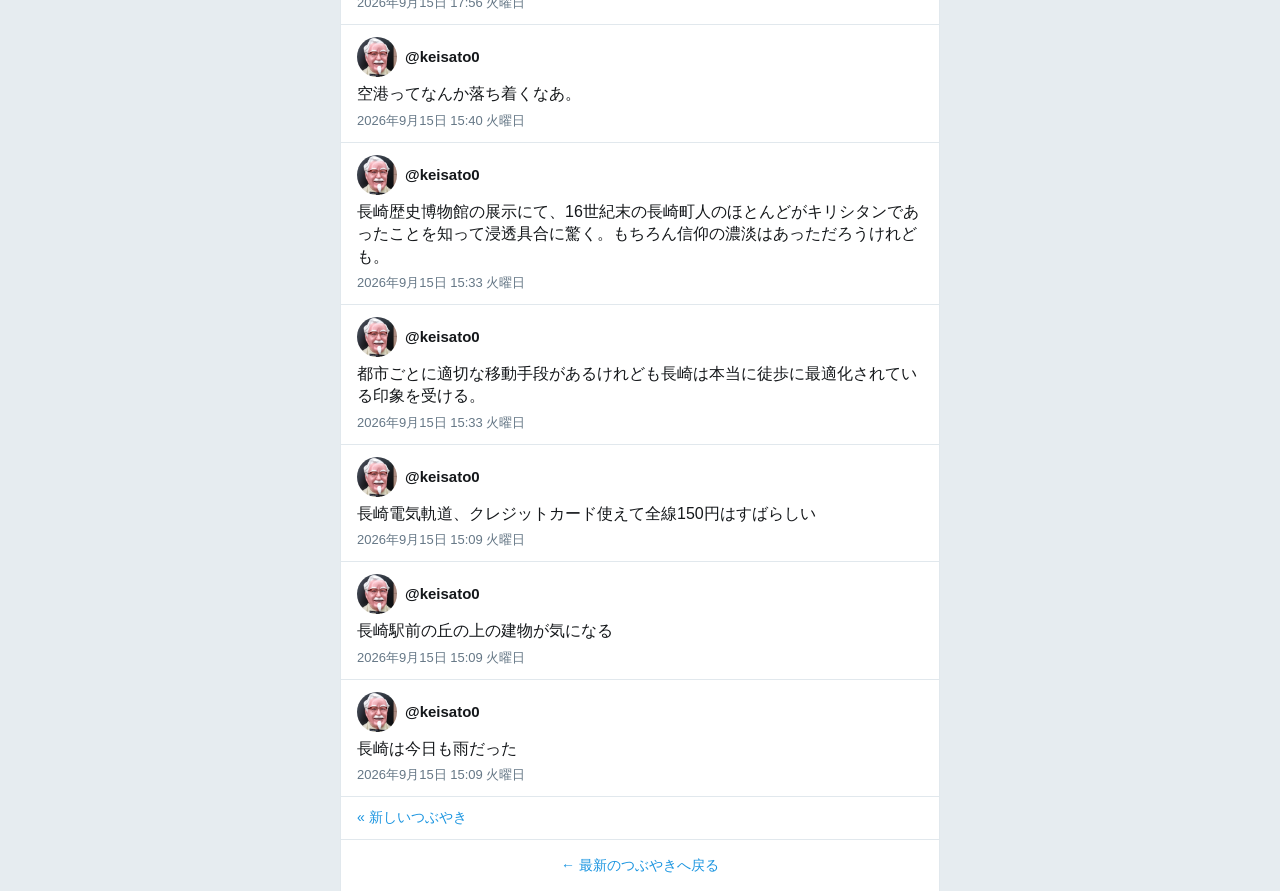
<file: archive/page1.html>
<!DOCTYPE html>
<html lang="ja">
<head>
<meta charset="UTF-8">
<meta name="viewport" content="width=device-width, initial-scale=1">
<title>ツイッター (001 - 100件目)</title>
<link rel="stylesheet" href="../style.css">
<link rel="icon" href="../icon.jpg">
</head>
<body>
<div class="container">
  <header class="site-header site-top">
    <div class="site-title">
      <h1><a href="../index.html">ツイッター</a></h1>
      <p class="tweet-count">263件のツイート</p>
    </div>
    <a class="header-link" href="../search.html">検索</a>
  </header>
  <main class="timeline">
    <article class="tweet" id="t100">
      <div class="tweet-header">
        <img class="avatar" src="../icon.jpg" alt="">
        <div class="tweet-names">
          <span class="handle">@keisato0</span>
        </div>
      </div>
      <div class="tweet-body">あまりにもややこしいんで後回しにしていたけれども、状況を整理すれば少なくとも脳内の複雑さは減るだろう。</div>
      <div class="tweet-date">2026年10月21日 15:34 水曜日</div>
    </article>
    <article class="tweet" id="t99">
      <div class="tweet-header">
        <img class="avatar" src="../icon.jpg" alt="">
        <div class="tweet-names">
          <span class="handle">@keisato0</span>
        </div>
      </div>
      <div class="tweet-body">と思ったけれども、今考えるべきはどちらかというと別口のPJというよりは再来年以降の予定のシュミレーションだな。</div>
      <div class="tweet-date">2026年10月21日 15:33 水曜日</div>
    </article>
    <article class="tweet" id="t98">
      <div class="tweet-header">
        <img class="avatar" src="../icon.jpg" alt="">
        <div class="tweet-names">
          <span class="handle">@keisato0</span>
        </div>
      </div>
      <div class="tweet-body">次セクションも一応のとっかかりは作れた。ただ時間制約があるなかで論文を読むのはしんどい。読む目的とか問いを明確にすることだ。というかもうそろそろ別のPJのほうをフォローしないとという気もしているが、一回移行するとなかなか頭を切り替えられないだろうな…。</div>
      <div class="tweet-date">2026年10月21日 15:29 水曜日</div>
    </article>
    <article class="tweet" id="t97">
      <div class="tweet-header">
        <img class="avatar" src="../icon.jpg" alt="">
        <div class="tweet-names">
          <span class="handle">@keisato0</span>
        </div>
      </div>
      <div class="tweet-body">ほぼ待機みたいなバイトで同僚がフランス語の論文を音読しながら読んでいる。2026年といえどこんなに牧歌的な職場もあるのだ。ありがたいことだ</div>
      <div class="tweet-date">2026年10月21日 14:28 水曜日</div>
    </article>
    <article class="tweet" id="t96">
      <div class="tweet-header">
        <img class="avatar" src="../icon.jpg" alt="">
        <div class="tweet-names">
          <span class="handle">@keisato0</span>
        </div>
      </div>
      <div class="tweet-body">いまは自分が取り組んでいることの前提の前提の前提の前提の前提みたいな話について調べている。そのさらに前提の話とその前提の話については概略調べ終わった。</div>
      <div class="tweet-date">2026年10月21日 14:27 水曜日</div>
    </article>
    <article class="tweet" id="t95">
      <div class="tweet-header">
        <img class="avatar" src="../icon.jpg" alt="">
        <div class="tweet-names">
          <span class="handle">@keisato0</span>
        </div>
      </div>
      <div class="tweet-body">字数的に尺が足りそうなのはわかったのですべてが上手くいけば来月末に先行研究レビュー書き終わるかもしれない。</div>
      <div class="tweet-date">2026年10月20日 22:29 火曜日</div>
    </article>
    <article class="tweet" id="t94">
      <div class="tweet-header">
        <img class="avatar" src="../icon.jpg" alt="">
        <div class="tweet-names">
          <span class="handle">@keisato0</span>
        </div>
      </div>
      <div class="tweet-body">冷凍の今川焼にギリシャヨーグルトを載せてコーヒーを飲みながら食べるのが朝のルーティンとなってきた。</div>
      <div class="tweet-date">2026年10月20日 22:27 火曜日</div>
    </article>
    <article class="tweet" id="t93">
      <div class="tweet-header">
        <img class="avatar" src="../icon.jpg" alt="">
        <div class="tweet-names">
          <span class="handle">@keisato0</span>
        </div>
      </div>
      <div class="tweet-body">完全にヤッホイの影響でアズテック・カメラを聴き始めた。</div>
      <div class="tweet-date">2026年10月20日 22:22 火曜日</div>
    </article>
    <article class="tweet" id="t92">
      <div class="tweet-header">
        <img class="avatar" src="../icon.jpg" alt="">
        <div class="tweet-names">
          <span class="handle">@keisato0</span>
        </div>
      </div>
      <div class="tweet-body">今日は当初予定していたタスクからは変更になったが、懸案の箇所の構成をあらかた確定できた。明日はそれとは別の積み残しの箇所をまず終わらせる。それ以降は懸案箇所の続きをやってもいいしもう少し先の箇所の予習でもいい。</div>
      <div class="tweet-date">2026年10月20日 18:14 火曜日</div>
    </article>
    <article class="tweet" id="t91">
      <div class="tweet-header">
        <img class="avatar" src="../icon.jpg" alt="">
        <div class="tweet-names">
          <span class="handle">@keisato0</span>
        </div>
      </div>
      <div class="tweet-body">cuz my eyes have got tired, i won&#x27;t watch screens until i go to the bed.</div>
      <div class="tweet-date">2026年10月20日 18:10 火曜日</div>
    </article>
    <article class="tweet" id="t90">
      <div class="tweet-header">
        <img class="avatar" src="../icon.jpg" alt="">
        <div class="tweet-names">
          <span class="handle">@keisato0</span>
        </div>
      </div>
      <div class="tweet-body">Lyn Collins って人なかなかイカすね</div>
      <div class="tweet-date">2026年10月19日 23:36 月曜日</div>
    </article>
    <article class="tweet" id="t89">
      <div class="tweet-header">
        <img class="avatar" src="../icon.jpg" alt="">
        <div class="tweet-names">
          <span class="handle">@keisato0</span>
        </div>
      </div>
      <div class="tweet-body">次セッションはSaunders。まず解説本の読解から。</div>
      <div class="tweet-date">2026年10月19日 16:00 月曜日</div>
    </article>
    <article class="tweet" id="t88">
      <div class="tweet-header">
        <img class="avatar" src="../icon.jpg" alt="">
        <div class="tweet-names">
          <span class="handle">@keisato0</span>
        </div>
      </div>
      <div class="tweet-body">de Vriesについては少し進んだ</div>
      <div class="tweet-date">2026年10月17日 23:15 土曜日</div>
    </article>
    <article class="tweet" id="t87">
      <div class="tweet-header">
        <img class="avatar" src="../icon.jpg" alt="">
        <div class="tweet-names">
          <span class="handle">@keisato0</span>
        </div>
      </div>
      <div class="tweet-body">明日チェックする文献：de Vries, Kohl et al., 住田</div>
      <div class="tweet-date">2026年10月17日 22:11 土曜日</div>
    </article>
    <article class="tweet" id="t86">
      <div class="tweet-header">
        <img class="avatar" src="../icon.jpg" alt="">
        <div class="tweet-names">
          <span class="handle">@keisato0</span>
        </div>
      </div>
      <div class="tweet-body">それにしても、1年に何本も論文を投稿したり同時期に何本も並行して仕事をする人がいるのが単純に不思議である。そもそもなんでそういうことが可能なのだろう？　容易に真似できないが知りたい。</div>
      <div class="tweet-date">2026年10月14日 15:38 水曜日</div>
    </article>
    <article class="tweet" id="t85">
      <div class="tweet-header">
        <img class="avatar" src="../icon.jpg" alt="">
        <div class="tweet-names">
          <span class="handle">@keisato0</span>
        </div>
      </div>
      <div class="tweet-body">現状を整理すると、③はあらかた完成している。②はプロットはできていて、そのプロットですでに分量的にも3分の1くらいにはなっている。時間はかかるかもだが、やり方は見えている。④は一番未知数だが、全体の重要度では一番低いから作業の気楽さはある。①は自由度は高いが、材料は半分以上は手にしているし、②をやれば自ずと出来る面もある。</div>
      <div class="tweet-date">2026年10月14日 15:27 水曜日</div>
    </article>
    <article class="tweet" id="t84">
      <div class="tweet-header">
        <img class="avatar" src="../icon.jpg" alt="">
        <div class="tweet-names">
          <span class="handle">@keisato0</span>
        </div>
      </div>
      <div class="tweet-body">というか、いまぼんやりと「序章」と呼んでいるものが、①本当の意味での序章（何を説明するかを特定するための章）、②いま書いている先行研究の章（どういうアプローチで調べるかを述べる章）、③実証パート1での先行研究レビュー、④実証パート2での先行研究レビュー、の4つにまたがっているわけである。<br>と考えると、②は最低2万字くらいあれば十分な気がする。</div>
      <div class="tweet-date">2026年10月14日 15:27 水曜日</div>
    </article>
    <article class="tweet" id="t83">
      <div class="tweet-header">
        <img class="avatar" src="../icon.jpg" alt="">
        <div class="tweet-names">
          <span class="handle">@keisato0</span>
        </div>
      </div>
      <div class="tweet-body">とかなんとかいいつつ、当初の読み通り、先行研究パートについては何も見ずにちょうど7000字分くらいは書けてしまった。これいけるんちゃうか。</div>
      <div class="tweet-date">2026年10月14日 15:21 水曜日</div>
    </article>
    <article class="tweet" id="t82">
      <div class="tweet-header">
        <img class="avatar" src="../icon.jpg" alt="">
        <div class="tweet-names">
          <span class="handle">@keisato0</span>
        </div>
      </div>
      <div class="tweet-body">最低限食器だけは洗ったほうがいい、今日</div>
      <div class="tweet-date">2026年10月14日 12:04 水曜日</div>
    </article>
    <article class="tweet" id="t81">
      <div class="tweet-header">
        <img class="avatar" src="../icon.jpg" alt="">
        <div class="tweet-names">
          <span class="handle">@keisato0</span>
        </div>
      </div>
      <div class="tweet-body">心理的安全性の担保された読者がいればもっと恒常的に筆が乗るのだろうか、と思ったりするが、緊張関係もそれはそれで重要な気がするので、結局、自分で自分の期待値を下げてうまく進ませる、みたいなアプローチに落ち着いてしまう。まあある程度は安全性は高めてきたつもりではあるけれども。</div>
      <div class="tweet-date">2026年10月14日 00:26 水曜日</div>
    </article>
    <article class="tweet" id="t80">
      <div class="tweet-header">
        <img class="avatar" src="../icon.jpg" alt="">
        <div class="tweet-names">
          <span class="handle">@keisato0</span>
        </div>
      </div>
      <div class="tweet-body">とりあえず最後まで書く→読み直しながら違和感の残る箇所、追加できそうな箇所をリストアップ（リストA）→文献リストと照合（リストB）→リストAのうち補遺文献で潰せる箇所は潰していく</div>
      <div class="tweet-date">2026年10月14日 00:23 水曜日</div>
    </article>
    <article class="tweet" id="t79">
      <div class="tweet-header">
        <img class="avatar" src="../icon.jpg" alt="">
        <div class="tweet-names">
          <span class="handle">@keisato0</span>
        </div>
      </div>
      <div class="tweet-body">今日は進捗なしもバイト翌日はもともと休み設定なので予定通りではある。明日も可能な限り、というか可能であれば最後まで、序論部でいま頭にある筋をプロットしてしまいたい。</div>
      <div class="tweet-date">2026年10月13日 22:45 火曜日</div>
    </article>
    <article class="tweet" id="t78">
      <div class="tweet-header">
        <img class="avatar" src="../icon.jpg" alt="">
        <div class="tweet-names">
          <span class="handle">@keisato0</span>
        </div>
      </div>
      <div class="tweet-body">いいのか悪いのかわからんけど2時には必ず寝られるんだよなー。これを最低1時半にまで持っていきたいのだが。</div>
      <div class="tweet-date">2026年10月13日 06:31 火曜日</div>
    </article>
    <article class="tweet" id="t77">
      <div class="tweet-header">
        <img class="avatar" src="../icon.jpg" alt="">
        <div class="tweet-names">
          <span class="handle">@keisato0</span>
        </div>
      </div>
      <div class="tweet-body">今日は時間が切れた。が、睡眠3時間で博論の先行研究の整理を4500字書いた。俺はそれくらいのことは出来る。</div>
      <div class="tweet-date">2026年10月12日 22:48 月曜日</div>
    </article>
    <article class="tweet" id="t76">
      <div class="tweet-header">
        <img class="avatar" src="../icon.jpg" alt="">
        <div class="tweet-names">
          <span class="handle">@keisato0</span>
        </div>
      </div>
      <div class="tweet-body">しかしこうして方法論にこだわらざるを得ないのはよしあしだよ。適切なメンターがいればようわからんうちになんとかなっている。いいのか悪いのか、そういう環境ではないし、なんとなくそういうのを忌避してしまっているし、まあそんなこんなで、とにかく窮地を切り抜けるための方法を磨くような羽目になっているわけだ。麗しい言葉でいえば、問いを立てるとか、問題解決術ともいえるんだろう。</div>
      <div class="tweet-date">2026年10月12日 22:44 月曜日</div>
    </article>
    <article class="tweet" id="t75">
      <div class="tweet-header">
        <img class="avatar" src="../icon.jpg" alt="">
        <div class="tweet-names">
          <span class="handle">@keisato0</span>
        </div>
      </div>
      <div class="tweet-body">さっきの完結した文章をふくらませる方法についてだけれども、文献リストやメモと照合して落としたポイントを見つけていくというのはやれそうな気がしたので、ためす。</div>
      <div class="tweet-date">2026年10月12日 22:42 月曜日</div>
    </article>
    <article class="tweet" id="t74">
      <div class="tweet-header">
        <img class="avatar" src="../icon.jpg" alt="">
        <div class="tweet-names">
          <span class="handle">@keisato0</span>
        </div>
      </div>
      <div class="tweet-body">というか、最初に着想してからもう8年は経っているわけで、いい加減ここらで一区切りつけなあきまへんでしょう。という気持ち。そういう気持ちを抱くこと自体が良いのか悪いのかはさておき、そういう気持ちのときはモチベーションがあるということだし実際に筆が進むので、そういう気持ちを利用して前に進むことにする。</div>
      <div class="tweet-date">2026年10月12日 22:41 月曜日</div>
    </article>
    <article class="tweet" id="t73">
      <div class="tweet-header">
        <img class="avatar" src="../icon.jpg" alt="">
        <div class="tweet-names">
          <span class="handle">@keisato0</span>
        </div>
      </div>
      <div class="tweet-body">考えていたことを一回小さな規模で頭からお尻まで書いてみたとして、もと考えていたことを、その、ある程度は完結性のある文章の中にねじ込むというのは可能なのだろうか？</div>
      <div class="tweet-date">2026年10月12日 22:31 月曜日</div>
    </article>
    <article class="tweet" id="t72">
      <div class="tweet-header">
        <img class="avatar" src="../icon.jpg" alt="">
        <div class="tweet-names">
          <span class="handle">@keisato0</span>
        </div>
      </div>
      <div class="tweet-body">クオリティはどうでもいいからとにかく最後まで思いつく分だけ書いてみることにする。そういうモチベーションになっている</div>
      <div class="tweet-date">2026年10月12日 20:22 月曜日</div>
    </article>
    <article class="tweet" id="t71">
      <div class="tweet-header">
        <img class="avatar" src="../icon.jpg" alt="">
        <div class="tweet-names">
          <span class="handle">@keisato0</span>
        </div>
      </div>
      <div class="tweet-body">今日は仕事で進捗を出すのは流石にきびしそうだが、スケジュールを見直すことだけしてみたら、今月もこれから予定通りいけば2日に1日は本業で稼働できそうではあったので、まあ今後の動き次第で落ち着きはでてくるであろうと。</div>
      <div class="tweet-date">2026年10月12日 17:11 月曜日</div>
    </article>
    <article class="tweet" id="t70">
      <div class="tweet-header">
        <img class="avatar" src="../icon.jpg" alt="">
        <div class="tweet-names">
          <span class="handle">@keisato0</span>
        </div>
      </div>
      <div class="tweet-body">バイトのコンディション的には全然ベストではないのだが、たまたま一番緩い同僚と当たる日だったのは運が良かった</div>
      <div class="tweet-date">2026年10月12日 17:05 月曜日</div>
    </article>
    <article class="tweet" id="t69">
      <div class="tweet-header">
        <img class="avatar" src="../icon.jpg" alt="">
        <div class="tweet-names">
          <span class="handle">@keisato0</span>
        </div>
      </div>
      <div class="tweet-body">復活したが風邪、生活リズムの乱れ、すっきりしきらない頭、タスクの多さ。10月ここまでほぼ使い物になっていない。時間が矢のように速く過ぎていく。まだ大丈夫だが、こういうときはうつになりやすいから、成果を求めるよりも最悪の事態にまで連鎖させないことが肝腎。ストレッチ、自炊、気温をこまめにチェック、こういったことで</div>
      <div class="tweet-date">2026年10月12日 14:08 月曜日</div>
    </article>
    <article class="tweet" id="t68">
      <div class="tweet-header">
        <img class="avatar" src="../icon.jpg" alt="">
        <div class="tweet-names">
          <span class="handle">@keisato0</span>
        </div>
      </div>
      <div class="tweet-body">ちょっと急に寒くなりすぎだ。</div>
      <div class="tweet-date">2026年10月7日 11:48 水曜日</div>
    </article>
    <article class="tweet" id="t67">
      <div class="tweet-header">
        <img class="avatar" src="../icon.jpg" alt="">
        <div class="tweet-names">
          <span class="handle">@keisato0</span>
        </div>
      </div>
      <div class="tweet-body">ヤーレンズのダダダ団、ゲストスタミナパンとの応酬が止まず、久しぶりに面白い。</div>
      <div class="tweet-date">2026年9月28日 23:18 月曜日</div>
    </article>
    <article class="tweet" id="t66">
      <div class="tweet-header">
        <img class="avatar" src="../icon.jpg" alt="">
        <div class="tweet-names">
          <span class="handle">@keisato0</span>
        </div>
      </div>
      <div class="tweet-body">あまり自分を偉いと思いすぎないことだ。</div>
      <div class="tweet-date">2026年9月25日 14:36 金曜日</div>
    </article>
    <article class="tweet" id="t65">
      <div class="tweet-header">
        <img class="avatar" src="../icon.jpg" alt="">
        <div class="tweet-names">
          <span class="handle">@keisato0</span>
        </div>
      </div>
      <div class="tweet-body">この2週間くらい構築してきた文献探索と本文生成の仕方が結構ワークしそうなので我ながら良いと思う。今日は中国のww2から2000年代に至るまでの住宅政策についての論文を読んでメモとか思いついた文章を書き留めていった。それにしても歴史が複雑</div>
      <div class="tweet-date">2026年9月25日 14:26 金曜日</div>
    </article>
    <article class="tweet" id="t64">
      <div class="tweet-header">
        <img class="avatar" src="../icon.jpg" alt="">
        <div class="tweet-names">
          <span class="handle">@keisato0</span>
        </div>
      </div>
      <div class="tweet-body">AIに指令を出すことが日常茶飯時になってきたということは、上司力というか中間管理職の能力みたいなものが重要になってきたともいえる。一億総中間管理職時代。</div>
      <div class="tweet-date">2026年9月25日 14:17 金曜日</div>
    </article>
    <article class="tweet" id="t63">
      <div class="tweet-header">
        <img class="avatar" src="../icon.jpg" alt="">
        <div class="tweet-names">
          <span class="handle">@keisato0</span>
        </div>
      </div>
      <div class="tweet-body">python勉強用にposiron導入したけどせっかくならrもこっちで書いてみることにする。</div>
      <div class="tweet-date">2026年9月25日 10:10 金曜日</div>
    </article>
    <article class="tweet" id="t62">
      <div class="tweet-header">
        <img class="avatar" src="../icon.jpg" alt="">
        <div class="tweet-names">
          <span class="handle">@keisato0</span>
        </div>
      </div>
      <div class="tweet-body">本棚を注文した。博論執筆に向けて態勢を整える</div>
      <div class="tweet-date">2026年9月24日 21:02 木曜日</div>
    </article>
    <article class="tweet" id="t61">
      <div class="tweet-header">
        <img class="avatar" src="../icon.jpg" alt="">
        <div class="tweet-names">
          <span class="handle">@keisato0</span>
        </div>
      </div>
      <div class="tweet-body">pandasのメソッドと属性を勉強している。久々にチートシートの写経をしている。</div>
      <div class="tweet-date">2026年9月24日 20:53 木曜日</div>
    </article>
    <article class="tweet" id="t60">
      <div class="tweet-header">
        <img class="avatar" src="../icon.jpg" alt="">
        <div class="tweet-names">
          <span class="handle">@keisato0</span>
        </div>
      </div>
      <div class="tweet-body">懸案事項がなかなか良い感じで一段落した。我ながらここ3日くらい動けていて良いと思う。</div>
      <div class="tweet-date">2026年9月24日 20:08 木曜日</div>
    </article>
    <article class="tweet" id="t59">
      <div class="tweet-header">
        <img class="avatar" src="../icon.jpg" alt="">
        <div class="tweet-names">
          <span class="handle">@keisato0</span>
        </div>
      </div>
      <div class="tweet-body">ていうか小関越の滋賀県側（三井寺側）、道幅の割に交通量が多く、4,5回は離合のために退避しないと抜けられなくなっている。地味に始めて見る光景だった。京都側もここまで酷くないけど同じようなものだったし、江戸時代の街道風景を思わせる。</div>
      <div class="tweet-date">2026年9月23日 13:37 水曜日</div>
    </article>
    <article class="tweet" id="t58">
      <div class="tweet-header">
        <img class="avatar" src="../icon.jpg" alt="">
        <div class="tweet-names">
          <span class="handle">@keisato0</span>
        </div>
      </div>
      <div class="tweet-body">時間があるので、pythonの学習環境をclaude codeで作ってみる。スクリプトの結果をリアルタイムで見ること、チャットの結果を最後にテキストベースで出力して教科書みたいなものを作ることの2つを目標にしたい。まあ、後者はできるだろうから、問題は前者。いうなればRStudioみたいな学習環境をclaude codeでつくれないか。たぶんつくれるんだろう。</div>
      <div class="tweet-date">2026年9月23日 13:34 水曜日</div>
    </article>
    <article class="tweet" id="t57">
      <div class="tweet-header">
        <img class="avatar" src="../icon.jpg" alt="">
        <div class="tweet-names">
          <span class="handle">@keisato0</span>
        </div>
      </div>
      <div class="tweet-body">スマホから画像投稿できるようにしてみた。</div>
      <div class="tweet-date">2026年9月22日 21:07 火曜日</div>
    </article>
    <article class="tweet" id="t56">
      <div class="tweet-header">
        <img class="avatar" src="../icon.jpg" alt="">
        <div class="tweet-names">
          <span class="handle">@keisato0</span>
        </div>
      </div>
      <div class="tweet-body">今日も雨だった街。</div>
      <div class="tweet-images count-2"><a href="../images/20260922-210653-1-lp0oi4.jpg" target="_blank" rel="noopener noreferrer"><img src="../images/20260922-210653-1-lp0oi4.jpg" alt="" loading="lazy"></a><a href="../images/20260922-210656-2-q2lutq.jpg" target="_blank" rel="noopener noreferrer"><img src="../images/20260922-210656-2-q2lutq.jpg" alt="" loading="lazy"></a></div>
      <div class="tweet-date">2026年9月22日 21:07 火曜日</div>
    </article>
    <article class="tweet" id="t55">
      <div class="tweet-header">
        <img class="avatar" src="../icon.jpg" alt="">
        <div class="tweet-names">
          <span class="handle">@keisato0</span>
        </div>
      </div>
      <div class="tweet-body">ボートレース場の北側あたりからの風景。</div>
      <div class="tweet-images count-1"><a href="../images/20260922-205213-1-sjv3o9.jpg" target="_blank" rel="noopener noreferrer"><img src="../images/20260922-205213-1-sjv3o9.jpg" alt="" loading="lazy"></a></div>
      <div class="tweet-date">2026年9月22日 20:52 火曜日</div>
    </article>
    <article class="tweet" id="t54">
      <div class="tweet-header">
        <img class="avatar" src="../icon.jpg" alt="">
        <div class="tweet-names">
          <span class="handle">@keisato0</span>
        </div>
      </div>
      <div class="tweet-body">琵琶湖を見ると落ち着く。懸案事項についてもまた違ったかたちで捉えられそうだし散歩しに来た甲斐はあった。</div>
      <div class="tweet-date">2026年9月22日 18:04 火曜日</div>
    </article>
    <article class="tweet" id="t53">
      <div class="tweet-header">
        <img class="avatar" src="../icon.jpg" alt="">
        <div class="tweet-names">
          <span class="handle">@keisato0</span>
        </div>
      </div>
      <div class="tweet-body">ということで小関越を初めて歩いてみたが、志賀越よりワイルド</div>
      <div class="tweet-date">2026年9月22日 17:10 火曜日</div>
    </article>
    <article class="tweet" id="t52">
      <div class="tweet-header">
        <img class="avatar" src="../icon.jpg" alt="">
        <div class="tweet-names">
          <span class="handle">@keisato0</span>
        </div>
      </div>
      <div class="tweet-body">なんか感覚がふわふわしているけれども、運動はしたほうがいいので、ちょっとハイキング的なものにでも行ってみる</div>
      <div class="tweet-date">2026年9月22日 15:22 火曜日</div>
    </article>
    <article class="tweet" id="t51">
      <div class="tweet-header">
        <img class="avatar" src="../icon.jpg" alt="">
        <div class="tweet-names">
          <span class="handle">@keisato0</span>
        </div>
      </div>
      <div class="tweet-body">まあ体調完全に万全ではないけどもclaude codeのお陰で事前に決めていたラインまではタスク完了した</div>
      <div class="tweet-date">2026年9月21日 18:53 月曜日</div>
    </article>
    <article class="tweet" id="t50">
      <div class="tweet-header">
        <img class="avatar" src="../icon.jpg" alt="">
        <div class="tweet-names">
          <span class="handle">@keisato0</span>
        </div>
      </div>
      <div class="tweet-body">諸事情によりとりあえず今日は23時に目をつぶり始める。そのために寝られるような準備をする。</div>
      <div class="tweet-date">2026年9月21日 11:29 月曜日</div>
    </article>
    <article class="tweet" id="t49">
      <div class="tweet-header">
        <img class="avatar" src="../icon.jpg" alt="">
        <div class="tweet-names">
          <span class="handle">@keisato0</span>
        </div>
      </div>
      <div class="tweet-body">眠気を感じた時に寝るっていうのが理想だけど、眠気が来なくてもとりあえず目をつぶっているというのも重要な方法の一つであることを忘れていた。</div>
      <div class="tweet-date">2026年9月21日 11:24 月曜日</div>
    </article>
    <article class="tweet" id="t48">
      <div class="tweet-header">
        <img class="avatar" src="../icon.jpg" alt="">
        <div class="tweet-names">
          <span class="handle">@keisato0</span>
        </div>
      </div>
      <div class="tweet-body">す〇家で村下孝蔵が流れている。</div>
      <div class="tweet-date">2026年9月20日 22:40 日曜日</div>
    </article>
    <article class="tweet" id="t47">
      <div class="tweet-header">
        <img class="avatar" src="../icon.jpg" alt="">
        <div class="tweet-names">
          <span class="handle">@keisato0</span>
        </div>
      </div>
      <div class="tweet-body">メシ作ってないが、23時までに全タスク完了の原則は守りたいから、牛丼屋に行くことにする。</div>
      <div class="tweet-date">2026年9月20日 22:23 日曜日</div>
    </article>
    <article class="tweet" id="t46">
      <div class="tweet-header">
        <img class="avatar" src="../icon.jpg" alt="">
        <div class="tweet-names">
          <span class="handle">@keisato0</span>
        </div>
      </div>
      <div class="tweet-body">ObsidianにGoogle calender を表示させる設定だけで1時間半費やしていた。</div>
      <div class="tweet-date">2026年9月20日 22:21 日曜日</div>
    </article>
    <article class="tweet" id="t45">
      <div class="tweet-header">
        <img class="avatar" src="../icon.jpg" alt="">
        <div class="tweet-names">
          <span class="handle">@keisato0</span>
        </div>
      </div>
      <div class="tweet-body">本日、睡眠は最低ラインはクリアできたのに前の晩に酒を飲みすぎてパフォーマンス落ちている。半年に1回くらいしかないとはいえもったいなくて口惜しいので、5年に1回もないくらいの頻度まで落としていきたい。</div>
      <div class="tweet-date">2026年9月20日 19:42 日曜日</div>
    </article>
    <article class="tweet" id="t44">
      <div class="tweet-header">
        <img class="avatar" src="../icon.jpg" alt="">
        <div class="tweet-names">
          <span class="handle">@keisato0</span>
        </div>
      </div>
      <div class="tweet-body">テスト</div>
      <div class="tweet-date">2026年9月20日 15:55 日曜日</div>
    </article>
    <article class="tweet" id="t43">
      <div class="tweet-header">
        <img class="avatar" src="../icon.jpg" alt="">
        <div class="tweet-names">
          <span class="handle">@keisato0</span>
        </div>
      </div>
      <div class="tweet-body">20代のうちから中学とか高校時代の話ばっかりしている人たちって感性が死んでるか不幸かどっちかなんだろう。</div>
      <div class="tweet-date">2026年9月20日 15:17 日曜日</div>
    </article>
    <article class="tweet" id="t42">
      <div class="tweet-header">
        <img class="avatar" src="../icon.jpg" alt="">
        <div class="tweet-names">
          <span class="handle">@keisato0</span>
        </div>
      </div>
      <div class="tweet-body">メシ買いに行こう</div>
      <div class="tweet-date">2026年9月20日 14:31 日曜日</div>
    </article>
    <article class="tweet" id="t41">
      <div class="tweet-header">
        <img class="avatar" src="../icon.jpg" alt="">
        <div class="tweet-names">
          <span class="handle">@keisato0</span>
        </div>
      </div>
      <div class="tweet-body">除湿機能付き空気清浄機とairpodsとスマホ買いたいけど、転居の可能性が出てきたから貯蓄しとかないと。貧乏はいやだねえ。</div>
      <div class="tweet-date">2026年9月20日 14:28 日曜日</div>
    </article>
    <article class="tweet" id="t40">
      <div class="tweet-header">
        <img class="avatar" src="../icon.jpg" alt="">
        <div class="tweet-names">
          <span class="handle">@keisato0</span>
        </div>
      </div>
      <div class="tweet-body">流線形のシティミュージックっていいアルバムだよな。シティポップってコードが複雑な演歌のようなものだからお洒落とかではない気がするが、演歌より派手ではないから子守唄みたいに落ち着く。特にこのアルバムは今日の流行前に露悪的なまでに擬古的に作られていてそのギークさもいい。</div>
      <div class="tweet-date">2026年9月20日 13:25 日曜日</div>
    </article>
    <article class="tweet" id="t39">
      <div class="tweet-header">
        <img class="avatar" src="../icon.jpg" alt="">
        <div class="tweet-names">
          <span class="handle">@keisato0</span>
        </div>
      </div>
      <div class="tweet-body">どうもやる気が出ないですね〜</div>
      <div class="tweet-date">2026年9月20日 13:08 日曜日</div>
    </article>
    <article class="tweet" id="t38">
      <div class="tweet-header">
        <img class="avatar" src="../icon.jpg" alt="">
        <div class="tweet-names">
          <span class="handle">@keisato0</span>
        </div>
      </div>
      <div class="tweet-body">今日は家事に徹することにする。</div>
      <div class="tweet-date">2026年9月19日 15:57 土曜日</div>
    </article>
    <article class="tweet" id="t37">
      <div class="tweet-header">
        <img class="avatar" src="../icon.jpg" alt="">
        <div class="tweet-names">
          <span class="handle">@keisato0</span>
        </div>
      </div>
      <div class="tweet-body">就寝に向け不退転の努力。</div>
      <div class="tweet-date">2026年9月19日 00:23 土曜日</div>
    </article>
    <article class="tweet" id="t36">
      <div class="tweet-header">
        <img class="avatar" src="../icon.jpg" alt="">
        <div class="tweet-names">
          <span class="handle">@keisato0</span>
        </div>
      </div>
      <div class="tweet-body">メシ食わないとー</div>
      <div class="tweet-date">2026年9月18日 20:40 金曜日</div>
    </article>
    <article class="tweet" id="t35">
      <div class="tweet-header">
        <img class="avatar" src="../icon.jpg" alt="">
        <div class="tweet-names">
          <span class="handle">@keisato0</span>
        </div>
      </div>
      <div class="tweet-body">パフォーマンスが変わるわけはないと知りつつも、AIに積極的に謝意を伝えるようにしている。自己満足だが、そうすることが気持ちいいからだ。感謝は何かを期待して行うものではない。</div>
      <div class="tweet-date">2026年9月18日 20:16 金曜日</div>
    </article>
    <article class="tweet" id="t34">
      <div class="tweet-header">
        <img class="avatar" src="../icon.jpg" alt="">
        <div class="tweet-names">
          <span class="handle">@keisato0</span>
        </div>
      </div>
      <div class="tweet-body">Dire StraitsのLady Writerのイントロが1日に3,4回は頭のなかに流れてくる。</div>
      <div class="tweet-date">2026年9月18日 20:13 金曜日</div>
    </article>
    <article class="tweet" id="t33">
      <div class="tweet-header">
        <img class="avatar" src="../icon.jpg" alt="">
        <div class="tweet-names">
          <span class="handle">@keisato0</span>
        </div>
      </div>
      <div class="tweet-body">もはや蚊は10月の季語。</div>
      <div class="tweet-date">2026年9月18日 18:46 金曜日</div>
    </article>
    <article class="tweet" id="t32">
      <div class="tweet-header">
        <img class="avatar" src="../icon.jpg" alt="">
        <div class="tweet-names">
          <span class="handle">@keisato0</span>
        </div>
      </div>
      <div class="tweet-body">メモアプリについて。consenseが操作が簡単なのとギャラリービューで好きだったけど、デスクトップAIありきの時代になるとローカルでテキストファイル管理するのが大前提になってしまったので、obsidianに全面移行中。引用文献が300あるような文書を書くタイミングでAIの登場が間に合って本当によかった。文献整理があまりにも楽</div>
      <div class="tweet-date">2026年9月18日 18:43 金曜日</div>
    </article>
    <article class="tweet" id="t31">
      <div class="tweet-header">
        <img class="avatar" src="../icon.jpg" alt="">
        <div class="tweet-names">
          <span class="handle">@keisato0</span>
        </div>
      </div>
      <div class="tweet-body">いや、横綱勝ったけども、これでは北勝力じゃないか。まだ調子悪いのかな？</div>
      <div class="tweet-date">2026年9月18日 17:55 金曜日</div>
    </article>
    <article class="tweet" id="t30">
      <div class="tweet-header">
        <img class="avatar" src="../icon.jpg" alt="">
        <div class="tweet-names">
          <span class="handle">@keisato0</span>
        </div>
      </div>
      <div class="tweet-body">何か豪の山がしれっと勝ちそうな雰囲気が漂っているよ。</div>
      <div class="tweet-date">2026年9月18日 17:53 金曜日</div>
    </article>
    <article class="tweet" id="t29">
      <div class="tweet-header">
        <img class="avatar" src="../icon.jpg" alt="">
        <div class="tweet-names">
          <span class="handle">@keisato0</span>
        </div>
      </div>
      <div class="tweet-body">ちなみに僕は去年の7月の段階で藤ノ川が5年以内に大関になることを某コミュニティサイトで予言した。さすがにそこまでは…という反応が多数だったけども、もしかするともしかするかもよ？</div>
      <div class="tweet-date">2026年9月18日 17:50 金曜日</div>
    </article>
    <article class="tweet" id="t28">
      <div class="tweet-header">
        <img class="avatar" src="../icon.jpg" alt="">
        <div class="tweet-names">
          <span class="handle">@keisato0</span>
        </div>
      </div>
      <div class="tweet-body">おいおい、幕内上位ってこんなにレベル高いものだったか？　魁皇・千代大海の晩年と同じ競技を見せられているのか？　それはそれとして安青錦は心配。</div>
      <div class="tweet-date">2026年9月18日 17:48 金曜日</div>
    </article>
    <article class="tweet" id="t27">
      <div class="tweet-header">
        <img class="avatar" src="../icon.jpg" alt="">
        <div class="tweet-names">
          <span class="handle">@keisato0</span>
        </div>
      </div>
      <div class="tweet-body">義ノ富士やるやんけ。霧島・義ノ富士戦は毎回満足度高い。</div>
      <div class="tweet-date">2026年9月18日 17:42 金曜日</div>
    </article>
    <article class="tweet" id="t26">
      <div class="tweet-header">
        <img class="avatar" src="../icon.jpg" alt="">
        <div class="tweet-names">
          <span class="handle">@keisato0</span>
        </div>
      </div>
      <div class="tweet-body">一昨日のj-waveの <a class="hashtag" href="https://x.com/hashtag/%E3%81%BE%E3%81%84%E3%81%AB%E3%81%A1%E4%BA%95%E5%8F%A3" target="_blank" rel="noopener noreferrer">#まいにち井口</a> で今夜はブギー・バックが流れていて気づいたけどオザケンって結構露骨に下ネタ好きだよな。あと「よくなくない？」って節がたまに頭に浮かぶけど出典はこの曲だったのか。</div>
      <div class="tweet-date">2026年9月18日 17:08 金曜日</div>
    </article>
    <article class="tweet" id="t25">
      <div class="tweet-header">
        <img class="avatar" src="../icon.jpg" alt="">
        <div class="tweet-names">
          <span class="handle">@keisato0</span>
        </div>
      </div>
      <div class="tweet-body">文献管理に血道を上げていた時期もあったけど、もうローカルフォルダをAIに読み込ませれば済むようになったからソフトさえ入れていない。文献管理という概念自体を意識しなくてよくなっている。</div>
      <div class="tweet-date">2026年9月18日 17:06 金曜日</div>
    </article>
    <article class="tweet" id="t24">
      <div class="tweet-header">
        <img class="avatar" src="../icon.jpg" alt="">
        <div class="tweet-names">
          <span class="handle">@keisato0</span>
        </div>
      </div>
      <div class="tweet-body">博論の序論+alpha くらいで参照できそうな手持ちの文献をPC内の各所からかき集めてリスト化したら230はあった。もちろんここからいくらか捨てるだろうけども孫文献を確認していないものもあるから、分量的には200は超えそうだ。一応分量的には間に合ってそうなので安心。</div>
      <div class="tweet-date">2026年9月18日 17:05 金曜日</div>
    </article>
    <article class="tweet" id="t23">
      <div class="tweet-header">
        <img class="avatar" src="../icon.jpg" alt="">
        <div class="tweet-names">
          <span class="handle">@keisato0</span>
        </div>
      </div>
      <div class="tweet-body">というか、にんにくとオリーブオイルで何かを炒めること自体にハマっている。にんにくとオリーブオイル以上の取り合わせってないよな</div>
      <div class="tweet-date">2026年9月18日 15:27 金曜日</div>
    </article>
    <article class="tweet" id="t22">
      <div class="tweet-header">
        <img class="avatar" src="../icon.jpg" alt="">
        <div class="tweet-names">
          <span class="handle">@keisato0</span>
        </div>
      </div>
      <div class="tweet-body">初めてトンテキを自分で焼いてみたけどうまいわこれ。一回300円でこれが食えるなら何回も試す価値ある。今回は焦げ付きが不安で油多めに入れちゃったけども</div>
      <div class="tweet-date">2026年9月18日 15:25 金曜日</div>
    </article>
    <article class="tweet" id="t21">
      <div class="tweet-header">
        <img class="avatar" src="../icon.jpg" alt="">
        <div class="tweet-names">
          <span class="handle">@keisato0</span>
        </div>
      </div>
      <div class="tweet-body">元気が出ないわけではないが少しサボりたいというときに元気を出す方法みたいなのを発見したが、ここでは書けない。ク◯リとか法律に触れる系ではもちろんないのだけれど。</div>
      <div class="tweet-date">2026年9月18日 15:24 金曜日</div>
    </article>
    <article class="tweet" id="t20">
      <div class="tweet-header">
        <img class="avatar" src="../icon.jpg" alt="">
        <div class="tweet-names">
          <span class="handle">@keisato0</span>
        </div>
      </div>
      <div class="tweet-body">睡眠tips・続。やはり入浴はしたほうがいい。何時間前くらいに入ったほうがいいのかは、検討の余地あり。</div>
      <div class="tweet-date">2026年9月18日 15:24 金曜日</div>
    </article>
    <article class="tweet" id="t19">
      <div class="tweet-header">
        <img class="avatar" src="../icon.jpg" alt="">
        <div class="tweet-names">
          <span class="handle">@keisato0</span>
        </div>
      </div>
      <div class="tweet-body">j-wave guru guru の <a class="hashtag" href="https://x.com/hashtag/%E3%81%BE%E3%81%84%E3%81%AB%E3%81%A1%E4%BA%95%E5%8F%A3" target="_blank" rel="noopener noreferrer">#まいにち井口</a> 今日の座組が一番いいな</div>
      <div class="tweet-date">2026年9月17日 02:20 木曜日</div>
    </article>
    <article class="tweet" id="t18">
      <div class="tweet-header">
        <img class="avatar" src="../icon.jpg" alt="">
        <div class="tweet-names">
          <span class="handle">@keisato0</span>
        </div>
      </div>
      <div class="tweet-body">お家騒動により宮城野部屋から移籍したばかりの伯乃富士がかつて、伊勢ヶ濱部屋の練習を評して、「ダラダラしてしまってもいいからあえて長時間継続して稽古することで得られるものがあるという考え方なので驚いた」といっていたのを度々思い出す。だらけてもいいから机の前にとにかく長時間座っていることで踏ん切りがつかなかったり始められなかったことが始められたりすることもある。<br>ただこれは、予定通りにはいっていないときに軌道に戻すときのやり方であって、常にこういうふにやるのはそれはそれであまりよろしくはないと思う。</div>
      <div class="tweet-date">2026年9月17日 00:54 木曜日</div>
    </article>
    <article class="tweet" id="t17">
      <div class="tweet-header">
        <img class="avatar" src="../icon.jpg" alt="">
        <div class="tweet-names">
          <span class="handle">@keisato0</span>
        </div>
      </div>
      <div class="tweet-body">脳が変な興奮状態に入っているようだ。</div>
      <div class="tweet-date">2026年9月16日 19:41 水曜日</div>
    </article>
    <article class="tweet" id="t16">
      <div class="tweet-header">
        <img class="avatar" src="../icon.jpg" alt="">
        <div class="tweet-names">
          <span class="handle">@keisato0</span>
        </div>
      </div>
      <div class="tweet-body">なんか珍しく対人の細々とした業務が積み重なってしまっているのだが、とりあえずエネルギー補給として夕食をとるべきだろう。椅子から動くぞー</div>
      <div class="tweet-date">2026年9月16日 19:40 水曜日</div>
    </article>
    <article class="tweet" id="t15">
      <div class="tweet-header">
        <img class="avatar" src="../icon.jpg" alt="">
        <div class="tweet-names">
          <span class="handle">@keisato0</span>
        </div>
      </div>
      <div class="tweet-body">廊下で顔見知りの入居者に会ったから話しちゃったけど、不安を不必要に広めてしまったかもしれない。自分もわざわざ嫌なことを思い出す羽目になってしまったかもしれない。反省。</div>
      <div class="tweet-date">2026年9月16日 19:31 水曜日</div>
    </article>
    <article class="tweet" id="t14">
      <div class="tweet-header">
        <img class="avatar" src="../icon.jpg" alt="">
        <div class="tweet-names">
          <span class="handle">@keisato0</span>
        </div>
      </div>
      <div class="tweet-body">今日の大の里・高安戦、初っ切りみたいだ。</div>
      <div class="tweet-date">2026年9月16日 18:15 水曜日</div>
    </article>
    <article class="tweet" id="t13">
      <div class="tweet-header">
        <img class="avatar" src="../icon.jpg" alt="">
        <div class="tweet-names">
          <span class="handle">@keisato0</span>
        </div>
      </div>
      <div class="tweet-body">今住んでいるアパートを立ち退かされるかもみたいな噂を聞いてしまい気分が下がっている。引っ越せなくはないくらいの貯蓄はあるけれども、いま法外に安いところに住んでいるので、生活がカツカツになる見込みは確か。<br>早速、初期費用の計算と、引っ越し先の条件についてテキストファイルにまとめた。また、交渉の際に気をつけることなどを調べて、お金が厳しいからできるだけ住み続けたい、退去するためには初期費用が絶対に欲しい、という2点を基本方針とすることにした。我ながら、短時間でここまで決められれば十分だろう。</div>
      <div class="tweet-date">2026年9月16日 18:00 水曜日</div>
    </article>
    <article class="tweet" id="t12">
      <div class="tweet-header">
        <img class="avatar" src="../icon.jpg" alt="">
        <div class="tweet-names">
          <span class="handle">@keisato0</span>
        </div>
      </div>
      <div class="tweet-body">仕事にやる気がないときの対処法のひとつとして、新しいツールの利用可能性を探ることにフォーカスする、というのがあるけど、AIツールの進化によってこのモチベーションは恒常的に燃料になりそうだから嬉しい。</div>
      <div class="tweet-date">2026年9月16日 14:08 水曜日</div>
    </article>
    <article class="tweet" id="t11">
      <div class="tweet-header">
        <img class="avatar" src="../icon.jpg" alt="">
        <div class="tweet-names">
          <span class="handle">@keisato0</span>
        </div>
      </div>
      <div class="tweet-body">睡眠の要諦、①基本は前日と同じ時間帯に眠気が来るのでそれに任せる、②それでも眠れないときは目だけつぶっている（退屈ならラジオなど聞いてもいい）。</div>
      <div class="tweet-date">2026年9月16日 10:04 水曜日</div>
    </article>
    <article class="tweet" id="t10">
      <div class="tweet-header">
        <img class="avatar" src="../icon.jpg" alt="">
        <div class="tweet-names">
          <span class="handle">@keisato0</span>
        </div>
      </div>
      <div class="tweet-body">Lifefitって急成長してるんだな〜。長崎で3店舗くらい見かけたし市電にラッピングもしていた。数年前、京都に2店舗くらいしかなかった時代に何回か使った。</div>
      <div class="tweet-date">2026年9月15日 20:36 火曜日</div>
    </article>
    <article class="tweet" id="t9">
      <div class="tweet-header">
        <img class="avatar" src="../icon.jpg" alt="">
        <div class="tweet-names">
          <span class="handle">@keisato0</span>
        </div>
      </div>
      <div class="tweet-body">自分と同じような見た目で自分と同じような言葉を喋っていても実質的には何の理解もしあえないことがあるが、その逆もありえるのが救いだ。</div>
      <div class="tweet-date">2026年9月15日 20:24 火曜日</div>
    </article>
    <article class="tweet" id="t8">
      <div class="tweet-header">
        <img class="avatar" src="../icon.jpg" alt="">
        <div class="tweet-names">
          <span class="handle">@keisato0</span>
        </div>
      </div>
      <div class="tweet-body">長崎には13年前に一度訪れたことがあったが、記憶が薄く、今回の旅では市内をくまなく歩くことで土地勘をある程度養えた。</div>
      <div class="tweet-date">2026年9月15日 20:19 火曜日</div>
    </article>
    <article class="tweet" id="t7">
      <div class="tweet-header">
        <img class="avatar" src="../icon.jpg" alt="">
        <div class="tweet-names">
          <span class="handle">@keisato0</span>
        </div>
      </div>
      <div class="tweet-body">空港が名残り惜しく、このまま住みたいくらいだ。ていうかそういう映画あったな。</div>
      <div class="tweet-date">2026年9月15日 17:56 火曜日</div>
    </article>
    <article class="tweet" id="t6">
      <div class="tweet-header">
        <img class="avatar" src="../icon.jpg" alt="">
        <div class="tweet-names">
          <span class="handle">@keisato0</span>
        </div>
      </div>
      <div class="tweet-body">空港ってなんか落ち着くなあ。</div>
      <div class="tweet-date">2026年9月15日 15:40 火曜日</div>
    </article>
    <article class="tweet" id="t5">
      <div class="tweet-header">
        <img class="avatar" src="../icon.jpg" alt="">
        <div class="tweet-names">
          <span class="handle">@keisato0</span>
        </div>
      </div>
      <div class="tweet-body">長崎歴史博物館の展示にて、16世紀末の長崎町人のほとんどがキリシタンであったことを知って浸透具合に驚く。もちろん信仰の濃淡はあっただろうけれども。</div>
      <div class="tweet-date">2026年9月15日 15:33 火曜日</div>
    </article>
    <article class="tweet" id="t4">
      <div class="tweet-header">
        <img class="avatar" src="../icon.jpg" alt="">
        <div class="tweet-names">
          <span class="handle">@keisato0</span>
        </div>
      </div>
      <div class="tweet-body">都市ごとに適切な移動手段があるけれども長崎は本当に徒歩に最適化されている印象を受ける。</div>
      <div class="tweet-date">2026年9月15日 15:33 火曜日</div>
    </article>
    <article class="tweet" id="t3">
      <div class="tweet-header">
        <img class="avatar" src="../icon.jpg" alt="">
        <div class="tweet-names">
          <span class="handle">@keisato0</span>
        </div>
      </div>
      <div class="tweet-body">長崎電気軌道、クレジットカード使えて全線150円はすばらしい</div>
      <div class="tweet-date">2026年9月15日 15:09 火曜日</div>
    </article>
    <article class="tweet" id="t2">
      <div class="tweet-header">
        <img class="avatar" src="../icon.jpg" alt="">
        <div class="tweet-names">
          <span class="handle">@keisato0</span>
        </div>
      </div>
      <div class="tweet-body">長崎駅前の丘の上の建物が気になる</div>
      <div class="tweet-date">2026年9月15日 15:09 火曜日</div>
    </article>
    <article class="tweet" id="t1">
      <div class="tweet-header">
        <img class="avatar" src="../icon.jpg" alt="">
        <div class="tweet-names">
          <span class="handle">@keisato0</span>
        </div>
      </div>
      <div class="tweet-body">長崎は今日も雨だった</div>
      <div class="tweet-date">2026年9月15日 15:09 火曜日</div>
    </article>
  </main>
  <nav class="pager"><a href="page2.html">&laquo; 新しいつぶやき</a></nav>

  <footer class="site-footer">
    <a href="../index.html">&larr; 最新のつぶやきへ戻る</a>
  </footer>
</div>
<script src="../lightbox.js"></script>
</body>
</html>
</file>
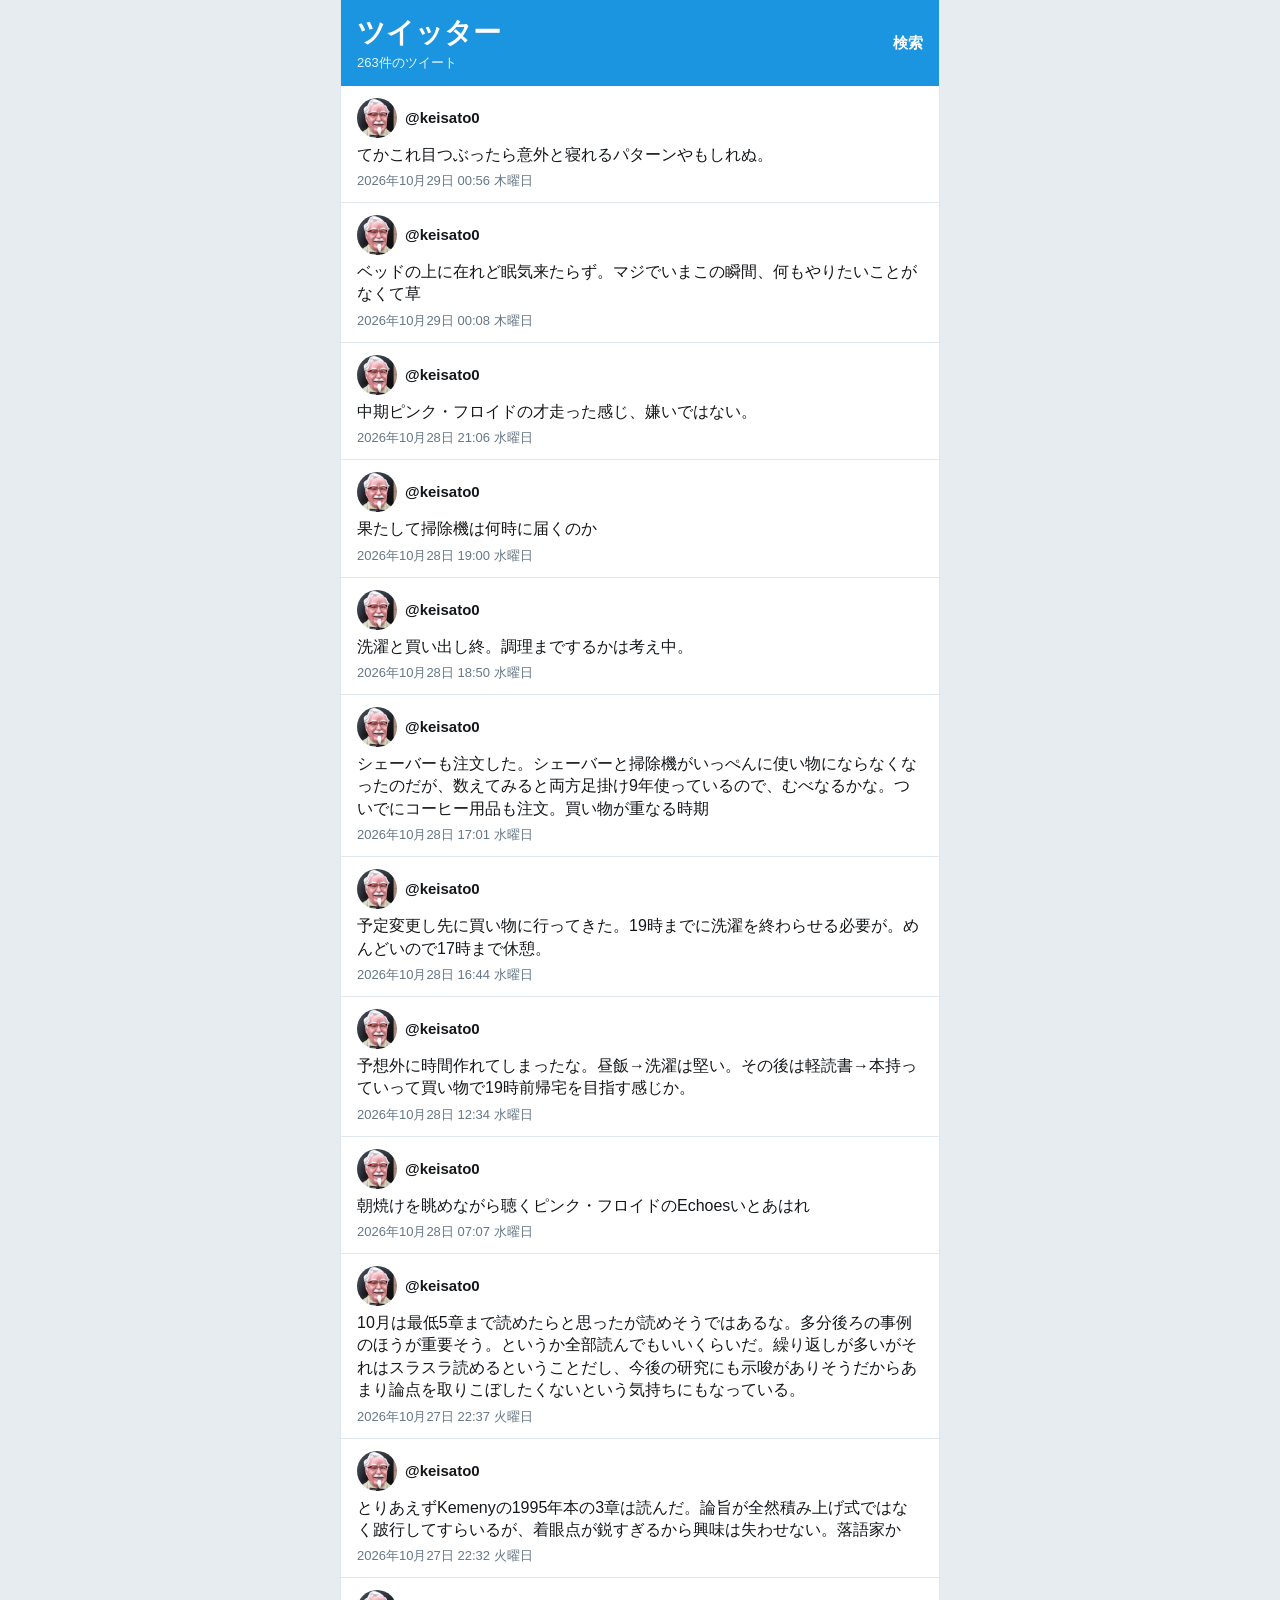
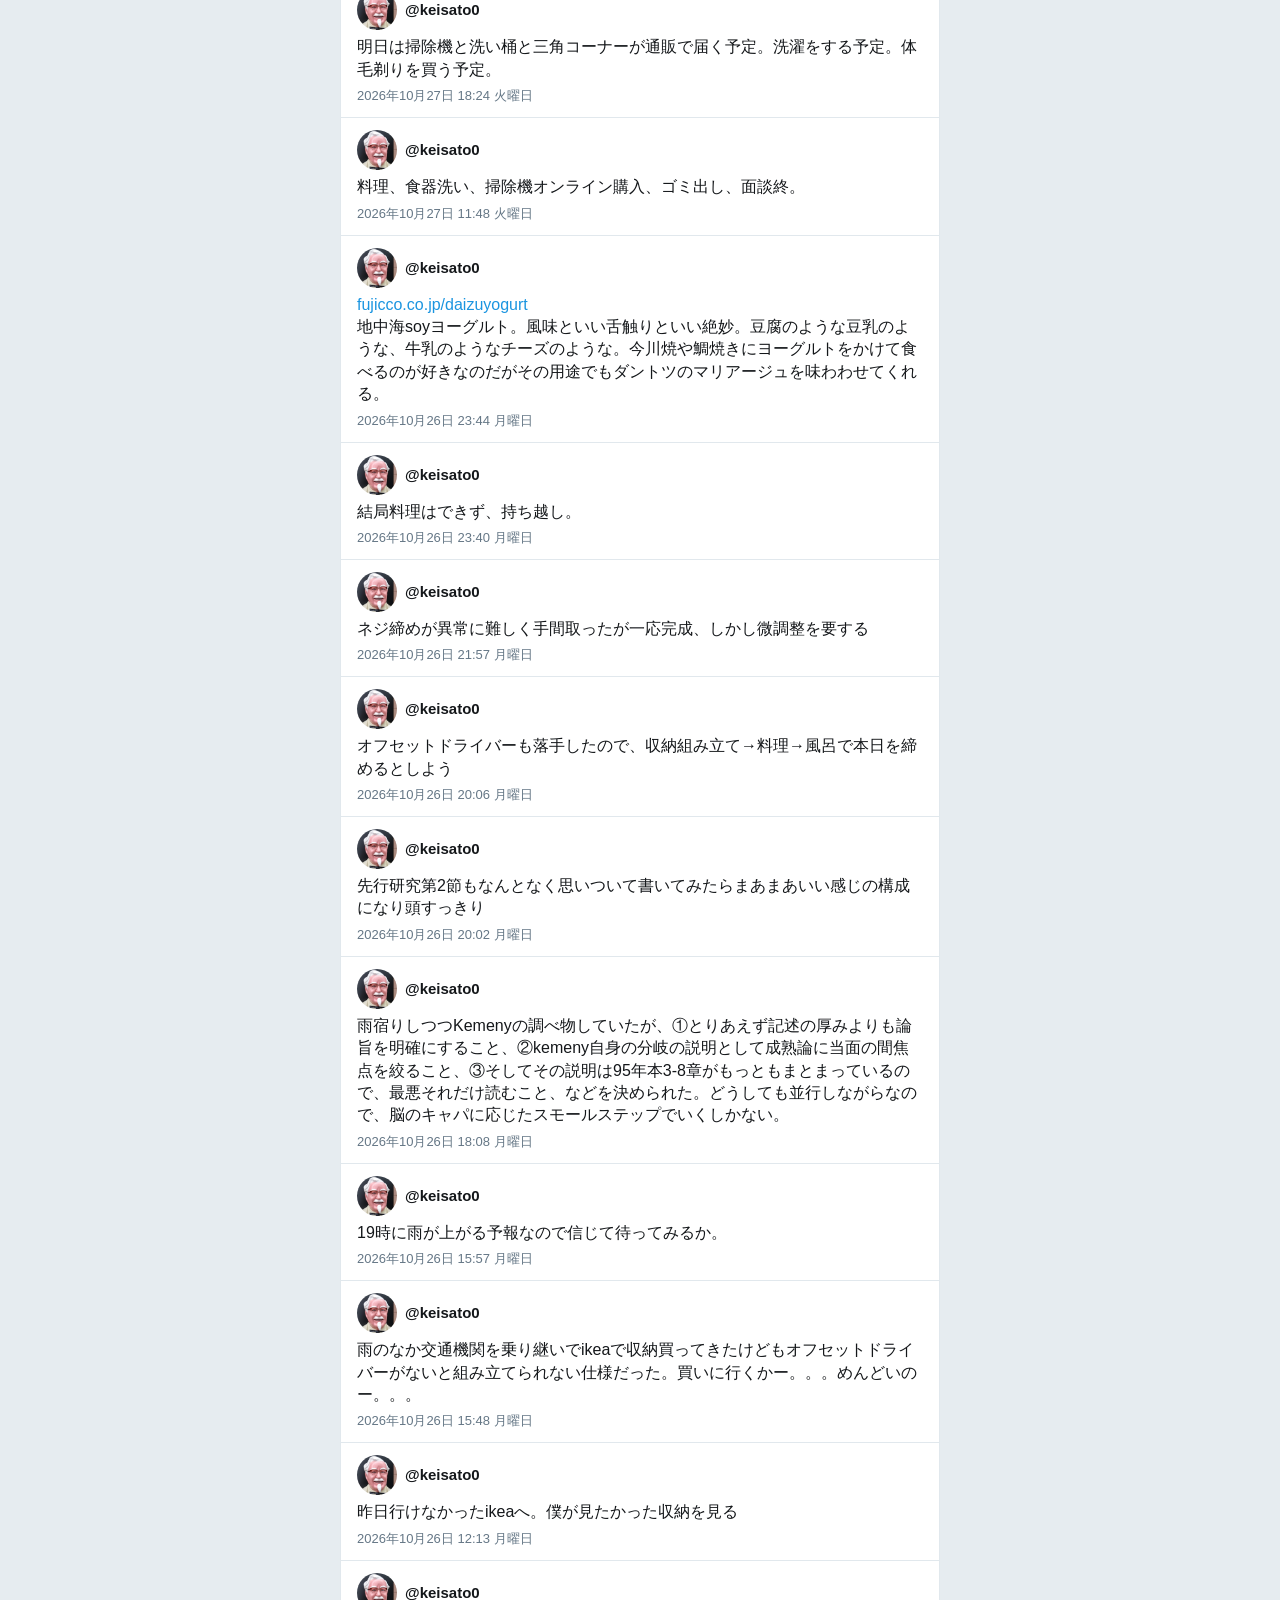
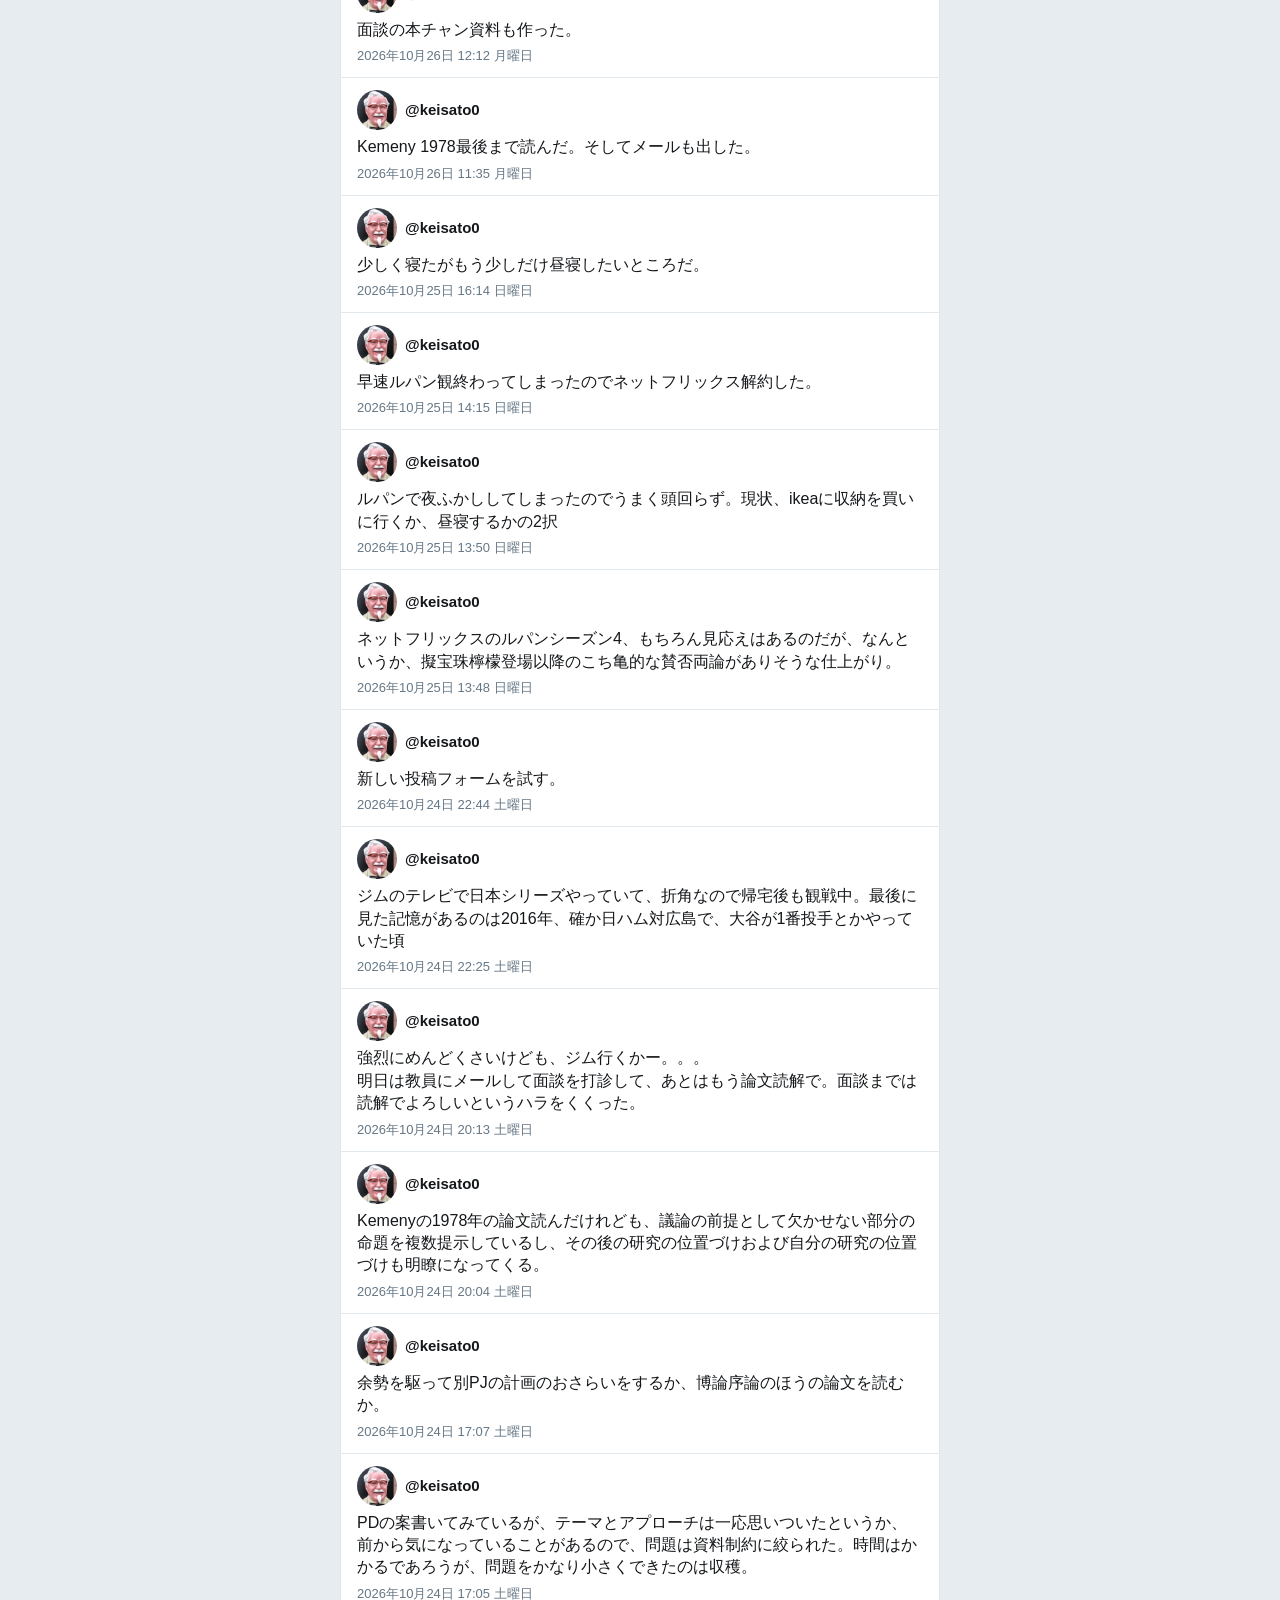
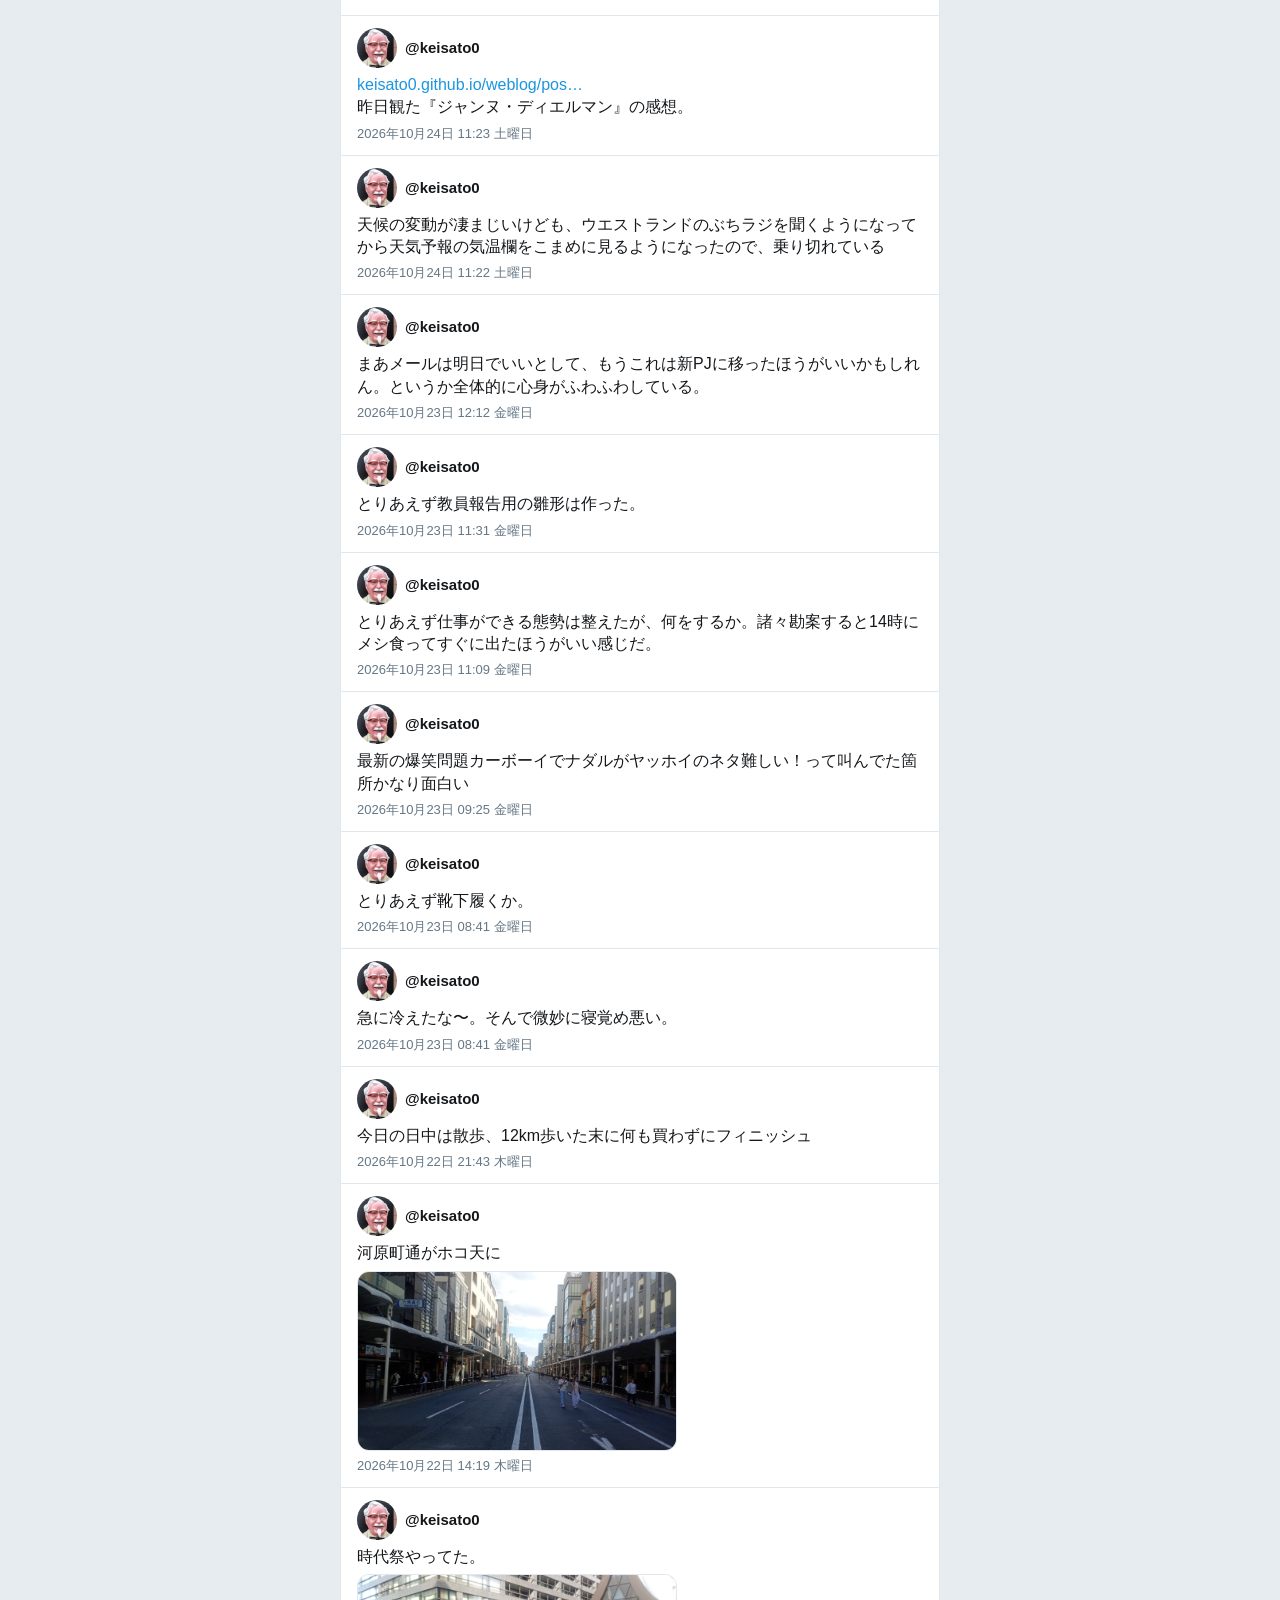
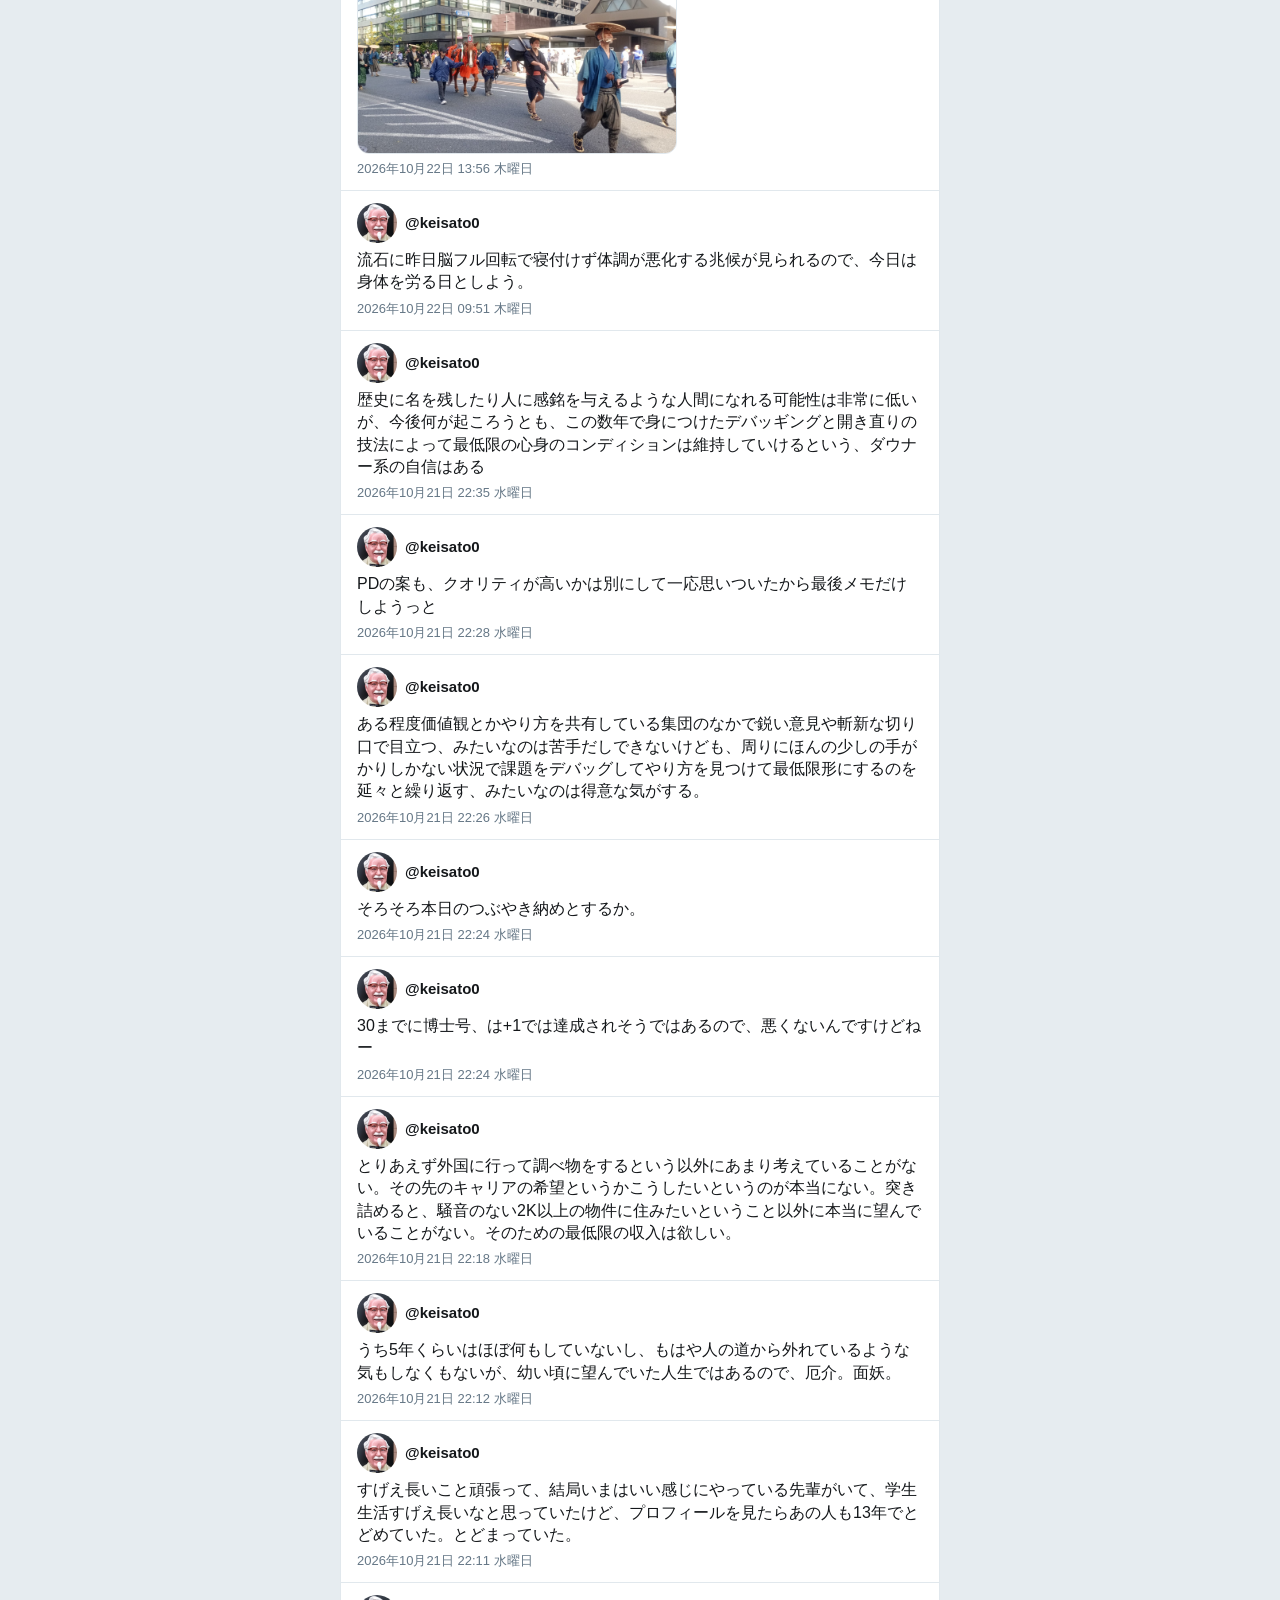
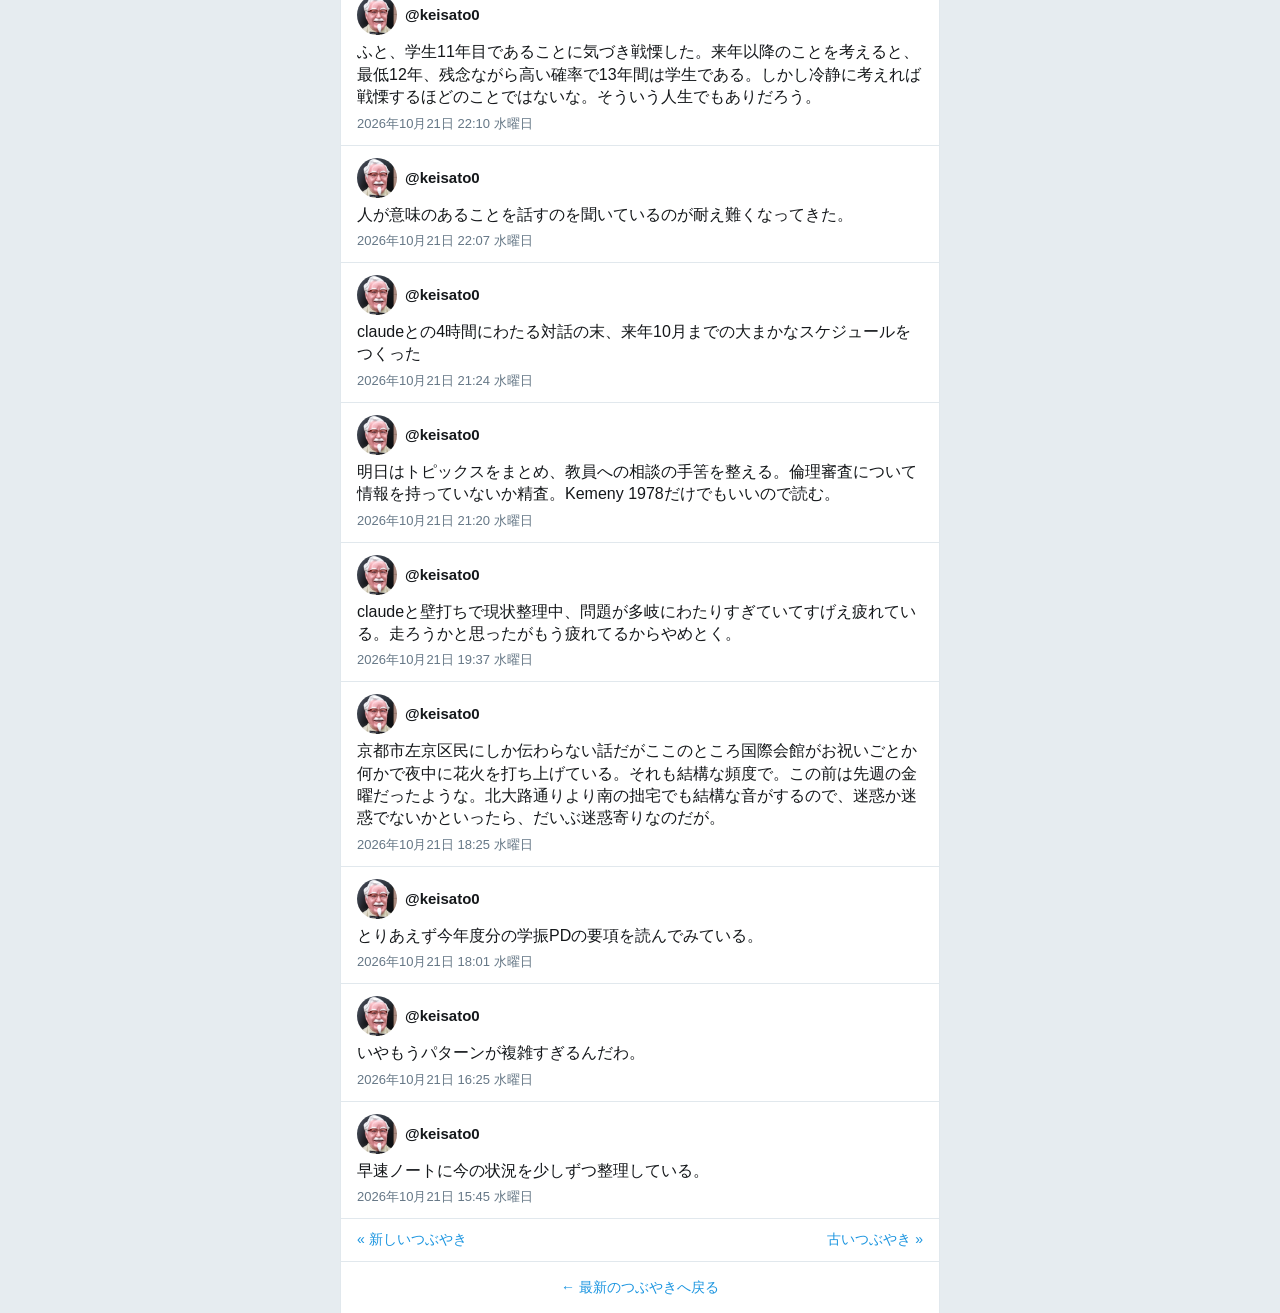
<file: archive/page2.html>
<!DOCTYPE html>
<html lang="ja">
<head>
<meta charset="UTF-8">
<meta name="viewport" content="width=device-width, initial-scale=1">
<title>ツイッター (101 - 163件目)</title>
<link rel="stylesheet" href="../style.css">
<link rel="icon" href="../icon.jpg">
</head>
<body>
<div class="container">
  <header class="site-header site-top">
    <div class="site-title">
      <h1><a href="../index.html">ツイッター</a></h1>
      <p class="tweet-count">263件のツイート</p>
    </div>
    <a class="header-link" href="../search.html">検索</a>
  </header>
  <main class="timeline">
    <article class="tweet" id="t168">
      <div class="tweet-header">
        <img class="avatar" src="../icon.jpg" alt="">
        <div class="tweet-names">
          <span class="handle">@keisato0</span>
        </div>
      </div>
      <div class="tweet-body">てかこれ目つぶったら意外と寝れるパターンやもしれぬ。</div>
      <div class="tweet-date">2026年10月29日 00:56 木曜日</div>
    </article>
    <article class="tweet" id="t167">
      <div class="tweet-header">
        <img class="avatar" src="../icon.jpg" alt="">
        <div class="tweet-names">
          <span class="handle">@keisato0</span>
        </div>
      </div>
      <div class="tweet-body">ベッドの上に在れど眠気来たらず。マジでいまこの瞬間、何もやりたいことがなくて草</div>
      <div class="tweet-date">2026年10月29日 00:08 木曜日</div>
    </article>
    <article class="tweet" id="t166">
      <div class="tweet-header">
        <img class="avatar" src="../icon.jpg" alt="">
        <div class="tweet-names">
          <span class="handle">@keisato0</span>
        </div>
      </div>
      <div class="tweet-body">中期ピンク・フロイドの才走った感じ、嫌いではない。</div>
      <div class="tweet-date">2026年10月28日 21:06 水曜日</div>
    </article>
    <article class="tweet" id="t165">
      <div class="tweet-header">
        <img class="avatar" src="../icon.jpg" alt="">
        <div class="tweet-names">
          <span class="handle">@keisato0</span>
        </div>
      </div>
      <div class="tweet-body">果たして掃除機は何時に届くのか</div>
      <div class="tweet-date">2026年10月28日 19:00 水曜日</div>
    </article>
    <article class="tweet" id="t164">
      <div class="tweet-header">
        <img class="avatar" src="../icon.jpg" alt="">
        <div class="tweet-names">
          <span class="handle">@keisato0</span>
        </div>
      </div>
      <div class="tweet-body">洗濯と買い出し終。調理までするかは考え中。</div>
      <div class="tweet-date">2026年10月28日 18:50 水曜日</div>
    </article>
    <article class="tweet" id="t163">
      <div class="tweet-header">
        <img class="avatar" src="../icon.jpg" alt="">
        <div class="tweet-names">
          <span class="handle">@keisato0</span>
        </div>
      </div>
      <div class="tweet-body">シェーバーも注文した。シェーバーと掃除機がいっぺんに使い物にならなくなったのだが、数えてみると両方足掛け9年使っているので、むべなるかな。ついでにコーヒー用品も注文。買い物が重なる時期</div>
      <div class="tweet-date">2026年10月28日 17:01 水曜日</div>
    </article>
    <article class="tweet" id="t162">
      <div class="tweet-header">
        <img class="avatar" src="../icon.jpg" alt="">
        <div class="tweet-names">
          <span class="handle">@keisato0</span>
        </div>
      </div>
      <div class="tweet-body">予定変更し先に買い物に行ってきた。19時までに洗濯を終わらせる必要が。めんどいので17時まで休憩。</div>
      <div class="tweet-date">2026年10月28日 16:44 水曜日</div>
    </article>
    <article class="tweet" id="t161">
      <div class="tweet-header">
        <img class="avatar" src="../icon.jpg" alt="">
        <div class="tweet-names">
          <span class="handle">@keisato0</span>
        </div>
      </div>
      <div class="tweet-body">予想外に時間作れてしまったな。昼飯→洗濯は堅い。その後は軽読書→本持っていって買い物で19時前帰宅を目指す感じか。</div>
      <div class="tweet-date">2026年10月28日 12:34 水曜日</div>
    </article>
    <article class="tweet" id="t160">
      <div class="tweet-header">
        <img class="avatar" src="../icon.jpg" alt="">
        <div class="tweet-names">
          <span class="handle">@keisato0</span>
        </div>
      </div>
      <div class="tweet-body">朝焼けを眺めながら聴くピンク・フロイドのEchoesいとあはれ</div>
      <div class="tweet-date">2026年10月28日 07:07 水曜日</div>
    </article>
    <article class="tweet" id="t159">
      <div class="tweet-header">
        <img class="avatar" src="../icon.jpg" alt="">
        <div class="tweet-names">
          <span class="handle">@keisato0</span>
        </div>
      </div>
      <div class="tweet-body">10月は最低5章まで読めたらと思ったが読めそうではあるな。多分後ろの事例のほうが重要そう。というか全部読んでもいいくらいだ。繰り返しが多いがそれはスラスラ読めるということだし、今後の研究にも示唆がありそうだからあまり論点を取りこぼしたくないという気持ちにもなっている。</div>
      <div class="tweet-date">2026年10月27日 22:37 火曜日</div>
    </article>
    <article class="tweet" id="t158">
      <div class="tweet-header">
        <img class="avatar" src="../icon.jpg" alt="">
        <div class="tweet-names">
          <span class="handle">@keisato0</span>
        </div>
      </div>
      <div class="tweet-body">とりあえずKemenyの1995年本の3章は読んだ。論旨が全然積み上げ式ではなく跛行してすらいるが、着眼点が鋭すぎるから興味は失わせない。落語家か</div>
      <div class="tweet-date">2026年10月27日 22:32 火曜日</div>
    </article>
    <article class="tweet" id="t157">
      <div class="tweet-header">
        <img class="avatar" src="../icon.jpg" alt="">
        <div class="tweet-names">
          <span class="handle">@keisato0</span>
        </div>
      </div>
      <div class="tweet-body">明日は掃除機と洗い桶と三角コーナーが通販で届く予定。洗濯をする予定。体毛剃りを買う予定。</div>
      <div class="tweet-date">2026年10月27日 18:24 火曜日</div>
    </article>
    <article class="tweet" id="t156">
      <div class="tweet-header">
        <img class="avatar" src="../icon.jpg" alt="">
        <div class="tweet-names">
          <span class="handle">@keisato0</span>
        </div>
      </div>
      <div class="tweet-body">料理、食器洗い、掃除機オンライン購入、ゴミ出し、面談終。</div>
      <div class="tweet-date">2026年10月27日 11:48 火曜日</div>
    </article>
    <article class="tweet" id="t155">
      <div class="tweet-header">
        <img class="avatar" src="../icon.jpg" alt="">
        <div class="tweet-names">
          <span class="handle">@keisato0</span>
        </div>
      </div>
      <div class="tweet-body"><a href="https://www.fujicco.co.jp/daizuyogurt/" title="https://www.fujicco.co.jp/daizuyogurt/" target="_blank" rel="noopener noreferrer">fujicco.co.jp/daizuyogurt</a><br>地中海soyヨーグルト。風味といい舌触りといい絶妙。豆腐のような豆乳のような、牛乳のようなチーズのような。今川焼や鯛焼きにヨーグルトをかけて食べるのが好きなのだがその用途でもダントツのマリアージュを味わわせてくれる。</div>
      <div class="tweet-date">2026年10月26日 23:44 月曜日</div>
    </article>
    <article class="tweet" id="t154">
      <div class="tweet-header">
        <img class="avatar" src="../icon.jpg" alt="">
        <div class="tweet-names">
          <span class="handle">@keisato0</span>
        </div>
      </div>
      <div class="tweet-body">結局料理はできず、持ち越し。</div>
      <div class="tweet-date">2026年10月26日 23:40 月曜日</div>
    </article>
    <article class="tweet" id="t153">
      <div class="tweet-header">
        <img class="avatar" src="../icon.jpg" alt="">
        <div class="tweet-names">
          <span class="handle">@keisato0</span>
        </div>
      </div>
      <div class="tweet-body">ネジ締めが異常に難しく手間取ったが一応完成、しかし微調整を要する</div>
      <div class="tweet-date">2026年10月26日 21:57 月曜日</div>
    </article>
    <article class="tweet" id="t152">
      <div class="tweet-header">
        <img class="avatar" src="../icon.jpg" alt="">
        <div class="tweet-names">
          <span class="handle">@keisato0</span>
        </div>
      </div>
      <div class="tweet-body">オフセットドライバーも落手したので、収納組み立て→料理→風呂で本日を締めるとしよう</div>
      <div class="tweet-date">2026年10月26日 20:06 月曜日</div>
    </article>
    <article class="tweet" id="t151">
      <div class="tweet-header">
        <img class="avatar" src="../icon.jpg" alt="">
        <div class="tweet-names">
          <span class="handle">@keisato0</span>
        </div>
      </div>
      <div class="tweet-body">先行研究第2節もなんとなく思いついて書いてみたらまあまあいい感じの構成になり頭すっきり</div>
      <div class="tweet-date">2026年10月26日 20:02 月曜日</div>
    </article>
    <article class="tweet" id="t150">
      <div class="tweet-header">
        <img class="avatar" src="../icon.jpg" alt="">
        <div class="tweet-names">
          <span class="handle">@keisato0</span>
        </div>
      </div>
      <div class="tweet-body">雨宿りしつつKemenyの調べ物していたが、①とりあえず記述の厚みよりも論旨を明確にすること、②kemeny自身の分岐の説明として成熟論に当面の間焦点を絞ること、③そしてその説明は95年本3-8章がもっともまとまっているので、最悪それだけ読むこと、などを決められた。どうしても並行しながらなので、脳のキャパに応じたスモールステップでいくしかない。</div>
      <div class="tweet-date">2026年10月26日 18:08 月曜日</div>
    </article>
    <article class="tweet" id="t149">
      <div class="tweet-header">
        <img class="avatar" src="../icon.jpg" alt="">
        <div class="tweet-names">
          <span class="handle">@keisato0</span>
        </div>
      </div>
      <div class="tweet-body">19時に雨が上がる予報なので信じて待ってみるか。</div>
      <div class="tweet-date">2026年10月26日 15:57 月曜日</div>
    </article>
    <article class="tweet" id="t148">
      <div class="tweet-header">
        <img class="avatar" src="../icon.jpg" alt="">
        <div class="tweet-names">
          <span class="handle">@keisato0</span>
        </div>
      </div>
      <div class="tweet-body">雨のなか交通機関を乗り継いでikeaで収納買ってきたけどもオフセットドライバーがないと組み立てられない仕様だった。買いに行くかー。。。めんどいのー。。。</div>
      <div class="tweet-date">2026年10月26日 15:48 月曜日</div>
    </article>
    <article class="tweet" id="t147">
      <div class="tweet-header">
        <img class="avatar" src="../icon.jpg" alt="">
        <div class="tweet-names">
          <span class="handle">@keisato0</span>
        </div>
      </div>
      <div class="tweet-body">昨日行けなかったikeaへ。僕が見たかった収納を見る</div>
      <div class="tweet-date">2026年10月26日 12:13 月曜日</div>
    </article>
    <article class="tweet" id="t146">
      <div class="tweet-header">
        <img class="avatar" src="../icon.jpg" alt="">
        <div class="tweet-names">
          <span class="handle">@keisato0</span>
        </div>
      </div>
      <div class="tweet-body">面談の本チャン資料も作った。</div>
      <div class="tweet-date">2026年10月26日 12:12 月曜日</div>
    </article>
    <article class="tweet" id="t145">
      <div class="tweet-header">
        <img class="avatar" src="../icon.jpg" alt="">
        <div class="tweet-names">
          <span class="handle">@keisato0</span>
        </div>
      </div>
      <div class="tweet-body">Kemeny 1978最後まで読んだ。そしてメールも出した。</div>
      <div class="tweet-date">2026年10月26日 11:35 月曜日</div>
    </article>
    <article class="tweet" id="t144">
      <div class="tweet-header">
        <img class="avatar" src="../icon.jpg" alt="">
        <div class="tweet-names">
          <span class="handle">@keisato0</span>
        </div>
      </div>
      <div class="tweet-body">少しく寝たがもう少しだけ昼寝したいところだ。</div>
      <div class="tweet-date">2026年10月25日 16:14 日曜日</div>
    </article>
    <article class="tweet" id="t143">
      <div class="tweet-header">
        <img class="avatar" src="../icon.jpg" alt="">
        <div class="tweet-names">
          <span class="handle">@keisato0</span>
        </div>
      </div>
      <div class="tweet-body">早速ルパン観終わってしまったのでネットフリックス解約した。</div>
      <div class="tweet-date">2026年10月25日 14:15 日曜日</div>
    </article>
    <article class="tweet" id="t142">
      <div class="tweet-header">
        <img class="avatar" src="../icon.jpg" alt="">
        <div class="tweet-names">
          <span class="handle">@keisato0</span>
        </div>
      </div>
      <div class="tweet-body">ルパンで夜ふかししてしまったのでうまく頭回らず。現状、ikeaに収納を買いに行くか、昼寝するかの2択</div>
      <div class="tweet-date">2026年10月25日 13:50 日曜日</div>
    </article>
    <article class="tweet" id="t141">
      <div class="tweet-header">
        <img class="avatar" src="../icon.jpg" alt="">
        <div class="tweet-names">
          <span class="handle">@keisato0</span>
        </div>
      </div>
      <div class="tweet-body">ネットフリックスのルパンシーズン4、もちろん見応えはあるのだが、なんというか、擬宝珠檸檬登場以降のこち亀的な賛否両論がありそうな仕上がり。</div>
      <div class="tweet-date">2026年10月25日 13:48 日曜日</div>
    </article>
    <article class="tweet" id="t140">
      <div class="tweet-header">
        <img class="avatar" src="../icon.jpg" alt="">
        <div class="tweet-names">
          <span class="handle">@keisato0</span>
        </div>
      </div>
      <div class="tweet-body">新しい投稿フォームを試す。</div>
      <div class="tweet-date">2026年10月24日 22:44 土曜日</div>
    </article>
    <article class="tweet" id="t139">
      <div class="tweet-header">
        <img class="avatar" src="../icon.jpg" alt="">
        <div class="tweet-names">
          <span class="handle">@keisato0</span>
        </div>
      </div>
      <div class="tweet-body">ジムのテレビで日本シリーズやっていて、折角なので帰宅後も観戦中。最後に見た記憶があるのは2016年、確か日ハム対広島で、大谷が1番投手とかやっていた頃</div>
      <div class="tweet-date">2026年10月24日 22:25 土曜日</div>
    </article>
    <article class="tweet" id="t138">
      <div class="tweet-header">
        <img class="avatar" src="../icon.jpg" alt="">
        <div class="tweet-names">
          <span class="handle">@keisato0</span>
        </div>
      </div>
      <div class="tweet-body">強烈にめんどくさいけども、ジム行くかー。。。<br>明日は教員にメールして面談を打診して、あとはもう論文読解で。面談までは読解でよろしいというハラをくくった。</div>
      <div class="tweet-date">2026年10月24日 20:13 土曜日</div>
    </article>
    <article class="tweet" id="t137">
      <div class="tweet-header">
        <img class="avatar" src="../icon.jpg" alt="">
        <div class="tweet-names">
          <span class="handle">@keisato0</span>
        </div>
      </div>
      <div class="tweet-body">Kemenyの1978年の論文読んだけれども、議論の前提として欠かせない部分の命題を複数提示しているし、その後の研究の位置づけおよび自分の研究の位置づけも明瞭になってくる。</div>
      <div class="tweet-date">2026年10月24日 20:04 土曜日</div>
    </article>
    <article class="tweet" id="t136">
      <div class="tweet-header">
        <img class="avatar" src="../icon.jpg" alt="">
        <div class="tweet-names">
          <span class="handle">@keisato0</span>
        </div>
      </div>
      <div class="tweet-body">余勢を駆って別PJの計画のおさらいをするか、博論序論のほうの論文を読むか。</div>
      <div class="tweet-date">2026年10月24日 17:07 土曜日</div>
    </article>
    <article class="tweet" id="t135">
      <div class="tweet-header">
        <img class="avatar" src="../icon.jpg" alt="">
        <div class="tweet-names">
          <span class="handle">@keisato0</span>
        </div>
      </div>
      <div class="tweet-body">PDの案書いてみているが、テーマとアプローチは一応思いついたというか、前から気になっていることがあるので、問題は資料制約に絞られた。時間はかかるであろうが、問題をかなり小さくできたのは収穫。</div>
      <div class="tweet-date">2026年10月24日 17:05 土曜日</div>
    </article>
    <article class="tweet" id="t134">
      <div class="tweet-header">
        <img class="avatar" src="../icon.jpg" alt="">
        <div class="tweet-names">
          <span class="handle">@keisato0</span>
        </div>
      </div>
      <div class="tweet-body"><a href="https://keisato0.github.io/weblog/posts/%E3%80%8E%E3%82%B8%E3%83%A3%E3%83%B3%E3%83%8C%E3%83%BB%E3%83%87%E3%82%A3%E3%82%A8%E3%83%AB%E3%83%9E%E3%83%B3%E3%80%8F%E3%81%AE%E6%84%9F%E6%83%B3/" title="https://keisato0.github.io/weblog/posts/%E3%80%8E%E3%82%B8%E3%83%A3%E3%83%B3%E3%83%8C%E3%83%BB%E3%83%87%E3%82%A3%E3%82%A8%E3%83%AB%E3%83%9E%E3%83%B3%E3%80%8F%E3%81%AE%E6%84%9F%E6%83%B3/" target="_blank" rel="noopener noreferrer">keisato0.github.io/weblog/pos…</a><br>昨日観た『ジャンヌ・ディエルマン』の感想。</div>
      <div class="tweet-date">2026年10月24日 11:23 土曜日</div>
    </article>
    <article class="tweet" id="t133">
      <div class="tweet-header">
        <img class="avatar" src="../icon.jpg" alt="">
        <div class="tweet-names">
          <span class="handle">@keisato0</span>
        </div>
      </div>
      <div class="tweet-body">天候の変動が凄まじいけども、ウエストランドのぶちラジを聞くようになってから天気予報の気温欄をこまめに見るようになったので、乗り切れている</div>
      <div class="tweet-date">2026年10月24日 11:22 土曜日</div>
    </article>
    <article class="tweet" id="t132">
      <div class="tweet-header">
        <img class="avatar" src="../icon.jpg" alt="">
        <div class="tweet-names">
          <span class="handle">@keisato0</span>
        </div>
      </div>
      <div class="tweet-body">まあメールは明日でいいとして、もうこれは新PJに移ったほうがいいかもしれん。というか全体的に心身がふわふわしている。</div>
      <div class="tweet-date">2026年10月23日 12:12 金曜日</div>
    </article>
    <article class="tweet" id="t131">
      <div class="tweet-header">
        <img class="avatar" src="../icon.jpg" alt="">
        <div class="tweet-names">
          <span class="handle">@keisato0</span>
        </div>
      </div>
      <div class="tweet-body">とりあえず教員報告用の雛形は作った。</div>
      <div class="tweet-date">2026年10月23日 11:31 金曜日</div>
    </article>
    <article class="tweet" id="t130">
      <div class="tweet-header">
        <img class="avatar" src="../icon.jpg" alt="">
        <div class="tweet-names">
          <span class="handle">@keisato0</span>
        </div>
      </div>
      <div class="tweet-body">とりあえず仕事ができる態勢は整えたが、何をするか。諸々勘案すると14時にメシ食ってすぐに出たほうがいい感じだ。</div>
      <div class="tweet-date">2026年10月23日 11:09 金曜日</div>
    </article>
    <article class="tweet" id="t129">
      <div class="tweet-header">
        <img class="avatar" src="../icon.jpg" alt="">
        <div class="tweet-names">
          <span class="handle">@keisato0</span>
        </div>
      </div>
      <div class="tweet-body">最新の爆笑問題カーボーイでナダルがヤッホイのネタ難しい！って叫んでた箇所かなり面白い</div>
      <div class="tweet-date">2026年10月23日 09:25 金曜日</div>
    </article>
    <article class="tweet" id="t128">
      <div class="tweet-header">
        <img class="avatar" src="../icon.jpg" alt="">
        <div class="tweet-names">
          <span class="handle">@keisato0</span>
        </div>
      </div>
      <div class="tweet-body">とりあえず靴下履くか。</div>
      <div class="tweet-date">2026年10月23日 08:41 金曜日</div>
    </article>
    <article class="tweet" id="t127">
      <div class="tweet-header">
        <img class="avatar" src="../icon.jpg" alt="">
        <div class="tweet-names">
          <span class="handle">@keisato0</span>
        </div>
      </div>
      <div class="tweet-body">急に冷えたな〜。そんで微妙に寝覚め悪い。</div>
      <div class="tweet-date">2026年10月23日 08:41 金曜日</div>
    </article>
    <article class="tweet" id="t126">
      <div class="tweet-header">
        <img class="avatar" src="../icon.jpg" alt="">
        <div class="tweet-names">
          <span class="handle">@keisato0</span>
        </div>
      </div>
      <div class="tweet-body">今日の日中は散歩、12km歩いた末に何も買わずにフィニッシュ</div>
      <div class="tweet-date">2026年10月22日 21:43 木曜日</div>
    </article>
    <article class="tweet" id="t125">
      <div class="tweet-header">
        <img class="avatar" src="../icon.jpg" alt="">
        <div class="tweet-names">
          <span class="handle">@keisato0</span>
        </div>
      </div>
      <div class="tweet-body">河原町通がホコ天に</div>
      <div class="tweet-images count-1"><a href="../images/20261022-141931-1-n3tdi4.jpg" target="_blank" rel="noopener noreferrer"><img src="../images/20261022-141931-1-n3tdi4.jpg" alt="" loading="lazy"></a></div>
      <div class="tweet-date">2026年10月22日 14:19 木曜日</div>
    </article>
    <article class="tweet" id="t124">
      <div class="tweet-header">
        <img class="avatar" src="../icon.jpg" alt="">
        <div class="tweet-names">
          <span class="handle">@keisato0</span>
        </div>
      </div>
      <div class="tweet-body">時代祭やってた。</div>
      <div class="tweet-images count-1"><a href="../images/20261022-135616-1-ij0yzf.jpg" target="_blank" rel="noopener noreferrer"><img src="../images/20261022-135616-1-ij0yzf.jpg" alt="" loading="lazy"></a></div>
      <div class="tweet-date">2026年10月22日 13:56 木曜日</div>
    </article>
    <article class="tweet" id="t120">
      <div class="tweet-header">
        <img class="avatar" src="../icon.jpg" alt="">
        <div class="tweet-names">
          <span class="handle">@keisato0</span>
        </div>
      </div>
      <div class="tweet-body">流石に昨日脳フル回転で寝付けず体調が悪化する兆候が見られるので、今日は身体を労る日としよう。</div>
      <div class="tweet-date">2026年10月22日 09:51 木曜日</div>
    </article>
    <article class="tweet" id="t119">
      <div class="tweet-header">
        <img class="avatar" src="../icon.jpg" alt="">
        <div class="tweet-names">
          <span class="handle">@keisato0</span>
        </div>
      </div>
      <div class="tweet-body">歴史に名を残したり人に感銘を与えるような人間になれる可能性は非常に低いが、今後何が起ころうとも、この数年で身につけたデバッギングと開き直りの技法によって最低限の心身のコンディションは維持していけるという、ダウナー系の自信はある</div>
      <div class="tweet-date">2026年10月21日 22:35 水曜日</div>
    </article>
    <article class="tweet" id="t118">
      <div class="tweet-header">
        <img class="avatar" src="../icon.jpg" alt="">
        <div class="tweet-names">
          <span class="handle">@keisato0</span>
        </div>
      </div>
      <div class="tweet-body">PDの案も、クオリティが高いかは別にして一応思いついたから最後メモだけしようっと</div>
      <div class="tweet-date">2026年10月21日 22:28 水曜日</div>
    </article>
    <article class="tweet" id="t117">
      <div class="tweet-header">
        <img class="avatar" src="../icon.jpg" alt="">
        <div class="tweet-names">
          <span class="handle">@keisato0</span>
        </div>
      </div>
      <div class="tweet-body">ある程度価値観とかやり方を共有している集団のなかで鋭い意見や斬新な切り口で目立つ、みたいなのは苦手だしできないけども、周りにほんの少しの手がかりしかない状況で課題をデバッグしてやり方を見つけて最低限形にするのを延々と繰り返す、みたいなのは得意な気がする。</div>
      <div class="tweet-date">2026年10月21日 22:26 水曜日</div>
    </article>
    <article class="tweet" id="t116">
      <div class="tweet-header">
        <img class="avatar" src="../icon.jpg" alt="">
        <div class="tweet-names">
          <span class="handle">@keisato0</span>
        </div>
      </div>
      <div class="tweet-body">そろそろ本日のつぶやき納めとするか。</div>
      <div class="tweet-date">2026年10月21日 22:24 水曜日</div>
    </article>
    <article class="tweet" id="t115">
      <div class="tweet-header">
        <img class="avatar" src="../icon.jpg" alt="">
        <div class="tweet-names">
          <span class="handle">@keisato0</span>
        </div>
      </div>
      <div class="tweet-body">30までに博士号、は+1では達成されそうではあるので、悪くないんですけどねー</div>
      <div class="tweet-date">2026年10月21日 22:24 水曜日</div>
    </article>
    <article class="tweet" id="t113">
      <div class="tweet-header">
        <img class="avatar" src="../icon.jpg" alt="">
        <div class="tweet-names">
          <span class="handle">@keisato0</span>
        </div>
      </div>
      <div class="tweet-body">とりあえず外国に行って調べ物をするという以外にあまり考えていることがない。その先のキャリアの希望というかこうしたいというのが本当にない。突き詰めると、騒音のない2K以上の物件に住みたいということ以外に本当に望んでいることがない。そのための最低限の収入は欲しい。</div>
      <div class="tweet-date">2026年10月21日 22:18 水曜日</div>
    </article>
    <article class="tweet" id="t111">
      <div class="tweet-header">
        <img class="avatar" src="../icon.jpg" alt="">
        <div class="tweet-names">
          <span class="handle">@keisato0</span>
        </div>
      </div>
      <div class="tweet-body">うち5年くらいはほぼ何もしていないし、もはや人の道から外れているような気もしなくもないが、幼い頃に望んでいた人生ではあるので、厄介。面妖。</div>
      <div class="tweet-date">2026年10月21日 22:12 水曜日</div>
    </article>
    <article class="tweet" id="t110">
      <div class="tweet-header">
        <img class="avatar" src="../icon.jpg" alt="">
        <div class="tweet-names">
          <span class="handle">@keisato0</span>
        </div>
      </div>
      <div class="tweet-body">すげえ長いこと頑張って、結局いまはいい感じにやっている先輩がいて、学生生活すげえ長いなと思っていたけど、プロフィールを見たらあの人も13年でとどめていた。とどまっていた。</div>
      <div class="tweet-date">2026年10月21日 22:11 水曜日</div>
    </article>
    <article class="tweet" id="t109">
      <div class="tweet-header">
        <img class="avatar" src="../icon.jpg" alt="">
        <div class="tweet-names">
          <span class="handle">@keisato0</span>
        </div>
      </div>
      <div class="tweet-body">ふと、学生11年目であることに気づき戦慄した。来年以降のことを考えると、最低12年、残念ながら高い確率で13年間は学生である。しかし冷静に考えれば戦慄するほどのことではないな。そういう人生でもありだろう。</div>
      <div class="tweet-date">2026年10月21日 22:10 水曜日</div>
    </article>
    <article class="tweet" id="t108">
      <div class="tweet-header">
        <img class="avatar" src="../icon.jpg" alt="">
        <div class="tweet-names">
          <span class="handle">@keisato0</span>
        </div>
      </div>
      <div class="tweet-body">人が意味のあることを話すのを聞いているのが耐え難くなってきた。</div>
      <div class="tweet-date">2026年10月21日 22:07 水曜日</div>
    </article>
    <article class="tweet" id="t107">
      <div class="tweet-header">
        <img class="avatar" src="../icon.jpg" alt="">
        <div class="tweet-names">
          <span class="handle">@keisato0</span>
        </div>
      </div>
      <div class="tweet-body">claudeとの4時間にわたる対話の末、来年10月までの大まかなスケジュールをつくった</div>
      <div class="tweet-date">2026年10月21日 21:24 水曜日</div>
    </article>
    <article class="tweet" id="t106">
      <div class="tweet-header">
        <img class="avatar" src="../icon.jpg" alt="">
        <div class="tweet-names">
          <span class="handle">@keisato0</span>
        </div>
      </div>
      <div class="tweet-body">明日はトピックスをまとめ、教員への相談の手筈を整える。倫理審査について情報を持っていないか精査。Kemeny 1978だけでもいいので読む。</div>
      <div class="tweet-date">2026年10月21日 21:20 水曜日</div>
    </article>
    <article class="tweet" id="t105">
      <div class="tweet-header">
        <img class="avatar" src="../icon.jpg" alt="">
        <div class="tweet-names">
          <span class="handle">@keisato0</span>
        </div>
      </div>
      <div class="tweet-body">claudeと壁打ちで現状整理中、問題が多岐にわたりすぎていてすげえ疲れている。走ろうかと思ったがもう疲れてるからやめとく。</div>
      <div class="tweet-date">2026年10月21日 19:37 水曜日</div>
    </article>
    <article class="tweet" id="t104">
      <div class="tweet-header">
        <img class="avatar" src="../icon.jpg" alt="">
        <div class="tweet-names">
          <span class="handle">@keisato0</span>
        </div>
      </div>
      <div class="tweet-body">京都市左京区民にしか伝わらない話だがここのところ国際会館がお祝いごとか何かで夜中に花火を打ち上げている。それも結構な頻度で。この前は先週の金曜だったような。北大路通りより南の拙宅でも結構な音がするので、迷惑か迷惑でないかといったら、だいぶ迷惑寄りなのだが。</div>
      <div class="tweet-date">2026年10月21日 18:25 水曜日</div>
    </article>
    <article class="tweet" id="t103">
      <div class="tweet-header">
        <img class="avatar" src="../icon.jpg" alt="">
        <div class="tweet-names">
          <span class="handle">@keisato0</span>
        </div>
      </div>
      <div class="tweet-body">とりあえず今年度分の学振PDの要項を読んでみている。</div>
      <div class="tweet-date">2026年10月21日 18:01 水曜日</div>
    </article>
    <article class="tweet" id="t102">
      <div class="tweet-header">
        <img class="avatar" src="../icon.jpg" alt="">
        <div class="tweet-names">
          <span class="handle">@keisato0</span>
        </div>
      </div>
      <div class="tweet-body">いやもうパターンが複雑すぎるんだわ。</div>
      <div class="tweet-date">2026年10月21日 16:25 水曜日</div>
    </article>
    <article class="tweet" id="t101">
      <div class="tweet-header">
        <img class="avatar" src="../icon.jpg" alt="">
        <div class="tweet-names">
          <span class="handle">@keisato0</span>
        </div>
      </div>
      <div class="tweet-body">早速ノートに今の状況を少しずつ整理している。</div>
      <div class="tweet-date">2026年10月21日 15:45 水曜日</div>
    </article>
  </main>
  <nav class="pager"><a href="../index.html">&laquo; 新しいつぶやき</a><a href="page1.html">古いつぶやき &raquo;</a></nav>

  <footer class="site-footer">
    <a href="../index.html">&larr; 最新のつぶやきへ戻る</a>
  </footer>
</div>
<script src="../lightbox.js"></script>
</body>
</html>
</file>
<file: style.css>
:root {
  color-scheme: light;
  --blue: #1b95e0;
  --border: #e1e8ed;
  --bg: #e6ecf0;
  --card-bg: #ffffff;
  --text: #14171a;
  --sub: #657786;
}

* {
  box-sizing: border-box;
}

body {
  margin: 0;
  padding: 0;
  background: var(--bg);
  font-family: -apple-system, "Hiragino Sans", "Hiragino Kaku Gothic ProN",
    "Yu Gothic", Meiryo, sans-serif;
  color: var(--text);
}

.container {
  max-width: 600px;
  margin: 0 auto;
  min-height: 100vh;
  background: var(--card-bg);
  border-left: 1px solid var(--border);
  border-right: 1px solid var(--border);
}

/* 青いトップバー(一覧ページ)と検索バー(検索ページ)を画面上部に固定する */
.site-top {
  position: sticky;
  top: 0;
  z-index: 10;
}

.site-header {
  display: flex;
  align-items: center;
  justify-content: space-between;
  gap: 12px;
  background: var(--blue);
  color: #fff;
  padding: 16px 16px 14px;
}

.header-link {
  flex-shrink: 0;
  color: #fff;
  font-size: 15px;
  font-weight: bold;
  text-decoration: none;
}

.header-link:hover {
  text-decoration: underline;
}

.site-header h1 {
  margin: 0;
  font-size: 28px;
  line-height: 1.2;
}

/* タイトルは最新の一覧へのリンクだが、見た目は文字のままにする
   (ホバーしても下線は出さない) */
.site-header h1 a {
  color: inherit;
  text-decoration: none;
}

.tweet-count {
  margin: 4px 0 0;
  font-size: 13px;
  opacity: 0.9;
}

.site-sub {
  margin: 4px 0 0;
  font-size: 13px;
  opacity: 0.9;
}

.tweet {
  padding: 12px 16px;
  border-bottom: 1px solid var(--border);
  /* 引用カードから飛んできたとき、固定されたトップバーの下に隠れないようにする */
  scroll-margin-top: 90px;
}

/* 引用(リツイート)のカード。カード全体が引用元へのリンクになっている */
.quoted-tweet {
  display: block;
  margin: 6px 0;
  padding: 10px 12px;
  border: 1px solid var(--border);
  border-radius: 12px;
  color: inherit;
  text-decoration: none;
}

.quoted-tweet:hover {
  background: #f5f8fa;
}

.quoted-header {
  display: flex;
  align-items: baseline;
  gap: 8px;
  margin-bottom: 4px;
}

.quoted-handle {
  font-weight: bold;
  font-size: 14px;
}

.quoted-date {
  color: var(--sub);
  font-size: 13px;
}

.quoted-body {
  font-size: 14px;
  line-height: 1.4;
  white-space: pre-wrap;
  word-wrap: break-word;
}

.quoted-images {
  display: flex;
  gap: 4px;
  margin-top: 6px;
}

.quoted-images img {
  width: 72px;
  height: 72px;
  object-fit: cover;
  border-radius: 8px;
}

/* 引用元が削除されていた場合 */
.quoted-missing {
  color: var(--sub);
  font-size: 14px;
}

.tweet-header {
  display: flex;
  align-items: center;
  gap: 8px;
  margin-bottom: 6px;
}

.avatar {
  width: 40px;
  height: 40px;
  min-width: 40px;
  border-radius: 50%;
  object-fit: cover;
}

.tweet-names {
  display: flex;
  flex-direction: column;
  justify-content: center;
  line-height: 1.2;
}

.handle {
  font-weight: bold;
  font-size: 15px;
  color: var(--text);
}

.tweet-body {
  font-size: 16px;
  line-height: 1.4;
  white-space: pre-wrap;
  word-wrap: break-word;
  margin-bottom: 6px;
}

.tweet-body a {
  color: var(--blue);
  text-decoration: none;
  word-break: break-all;
}

.tweet-body a:hover {
  text-decoration: underline;
}

.tweet-date {
  color: var(--sub);
  font-size: 13px;
}

.archive-list {
  padding: 16px;
}

.archive-list h2 {
  font-size: 16px;
  margin: 0 0 10px;
}

.archive-list ul {
  list-style: none;
  margin: 0;
  padding: 0;
}

.archive-list li {
  padding: 8px 0;
  border-bottom: 1px solid var(--border);
}

.archive-list a {
  color: var(--blue);
  text-decoration: none;
  font-size: 14px;
  /* generate.py が件数と日付を0埋めで桁数そろえて書き出すので、あとは
     数字を同じ幅で描けば、行をまたいで "-" や括弧の位置が揃う */
  font-variant-numeric: tabular-nums;
}

.archive-list a:hover {
  text-decoration: underline;
}

.pager {
  display: flex;
  justify-content: space-between;
  padding: 12px 16px;
  border-bottom: 1px solid var(--border);
}

.pager a {
  color: var(--blue);
  text-decoration: none;
  font-size: 14px;
}

.pager a:hover {
  text-decoration: underline;
}

.site-footer {
  padding: 16px;
  text-align: center;
}

.site-footer a {
  color: var(--blue);
  text-decoration: none;
  font-size: 14px;
}

.site-footer a:hover {
  text-decoration: underline;
}

/* タイムラインの添付画像: 固定サイズのタイルとして切り抜いて表示し、
   クリックで拡大表示(lightbox.js)する */
.tweet-images {
  display: grid;
  gap: 2px;
  width: 100%;
  max-width: 320px;
  height: 180px;
  margin-bottom: 6px;
  border: 1px solid var(--border);
  border-radius: 12px;
  overflow: hidden;
}

.tweet-images.count-2 {
  grid-template-columns: 1fr 1fr;
}

.tweet-images.count-3,
.tweet-images.count-4 {
  grid-template-columns: 1fr 1fr;
  grid-template-rows: 1fr 1fr;
}

.tweet-images.count-3 a:first-child {
  grid-row: span 2;
}

.tweet-images a {
  display: block;
  min-height: 0;
  overflow: hidden;
  cursor: zoom-in;
}

.tweet-images img {
  display: block;
  width: 100%;
  height: 100%;
  object-fit: cover;
  transition: filter 0.15s;
}

.tweet-images a:hover img {
  filter: brightness(0.9);
}

/* 拡大表示 */
.lightbox {
  position: fixed;
  inset: 0;
  z-index: 1000;
  display: flex;
  align-items: center;
  justify-content: center;
  background: rgba(0, 0, 0, 0.9);
  touch-action: pan-y pinch-zoom;
}

.lightbox[hidden] {
  display: none;
}

.lightbox-img {
  max-width: 100%;
  max-height: 100%;
  object-fit: contain;
  user-select: none;
  -webkit-user-select: none;
}

.lightbox-btn {
  position: absolute;
  display: flex;
  align-items: center;
  justify-content: center;
  width: 40px;
  height: 40px;
  padding: 0;
  border: none;
  border-radius: 50%;
  background: rgba(15, 20, 25, 0.75);
  color: #fff;
  cursor: pointer;
  transition: background 0.15s;
}

.lightbox-btn:hover {
  background: rgba(39, 44, 48, 0.9);
}

.lightbox-btn svg {
  width: 22px;
  height: 22px;
  fill: currentColor;
}

.lightbox-close {
  top: 12px;
  right: 12px;
}

.lightbox-prev,
.lightbox-next {
  top: 50%;
  transform: translateY(-50%);
}

.lightbox-prev {
  left: 12px;
}

.lightbox-next {
  right: 12px;
}

.lightbox-prev[hidden],
.lightbox-next[hidden] {
  display: none;
}

.lightbox-counter {
  position: absolute;
  bottom: 16px;
  left: 50%;
  transform: translateX(-50%);
  color: #fff;
  font-size: 14px;
  opacity: 0.8;
}

body.lightbox-open {
  overflow: hidden;
}

/* スマホ(画面幅767px以下)ではタイトルを一回り小さくする */
@media (max-width: 767px) {
  .site-header h1 {
    font-size: 24px;
  }
}

[hidden] {
  display: none !important;
}

/* 検索ページ */
.search-bar {
  display: flex;
  align-items: center;
  gap: 8px;
  padding: 8px 16px 8px 8px;
  background: var(--card-bg);
  border-bottom: 1px solid var(--border);
}

.search-back {
  display: flex;
  align-items: center;
  justify-content: center;
  flex-shrink: 0;
  width: 36px;
  height: 36px;
  border-radius: 50%;
  color: var(--text);
}

.search-back:hover {
  background: #e8f5fd;
}

.search-back svg {
  width: 22px;
  height: 22px;
  fill: currentColor;
}

.search {
  flex: 1;
  min-width: 0;
}

.search input {
  width: 100%;
  padding: 8px 14px;
  border: 1px solid var(--border);
  border-radius: 999px;
  background: #f5f8fa;
  color: var(--text);
  font-size: 16px; /* iPhoneで入力時に拡大されないよう16px以上にする */
  font-family: inherit;
  -webkit-appearance: none;
  appearance: none;
}

.search input::placeholder {
  color: var(--sub);
}

.search input:focus {
  outline: none;
  border-color: var(--blue);
  background: #fff;
}

.search-status {
  padding: 12px 16px;
  border-bottom: 1px solid var(--border);
  color: var(--sub);
  font-size: 14px;
}

.search-list mark {
  background: #fff3a3;
  color: inherit;
  border-radius: 2px;
}
</file>
